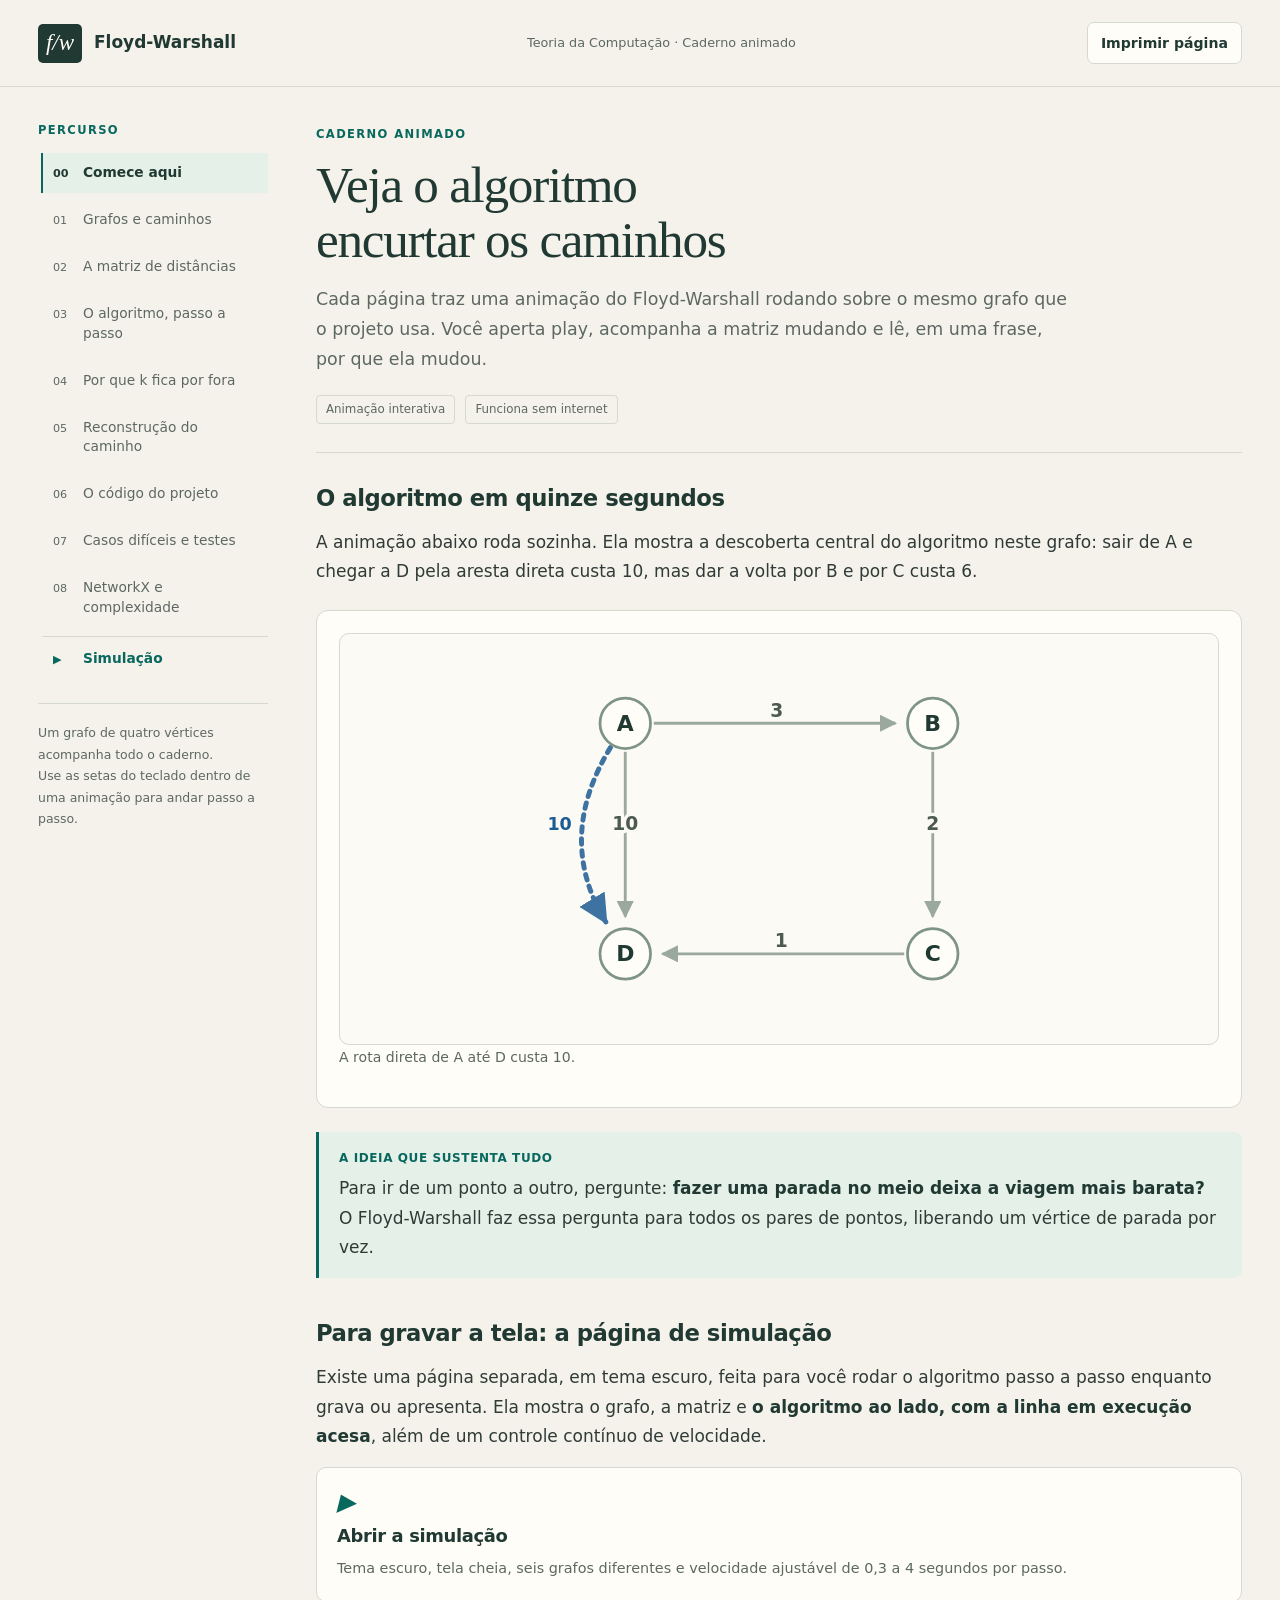
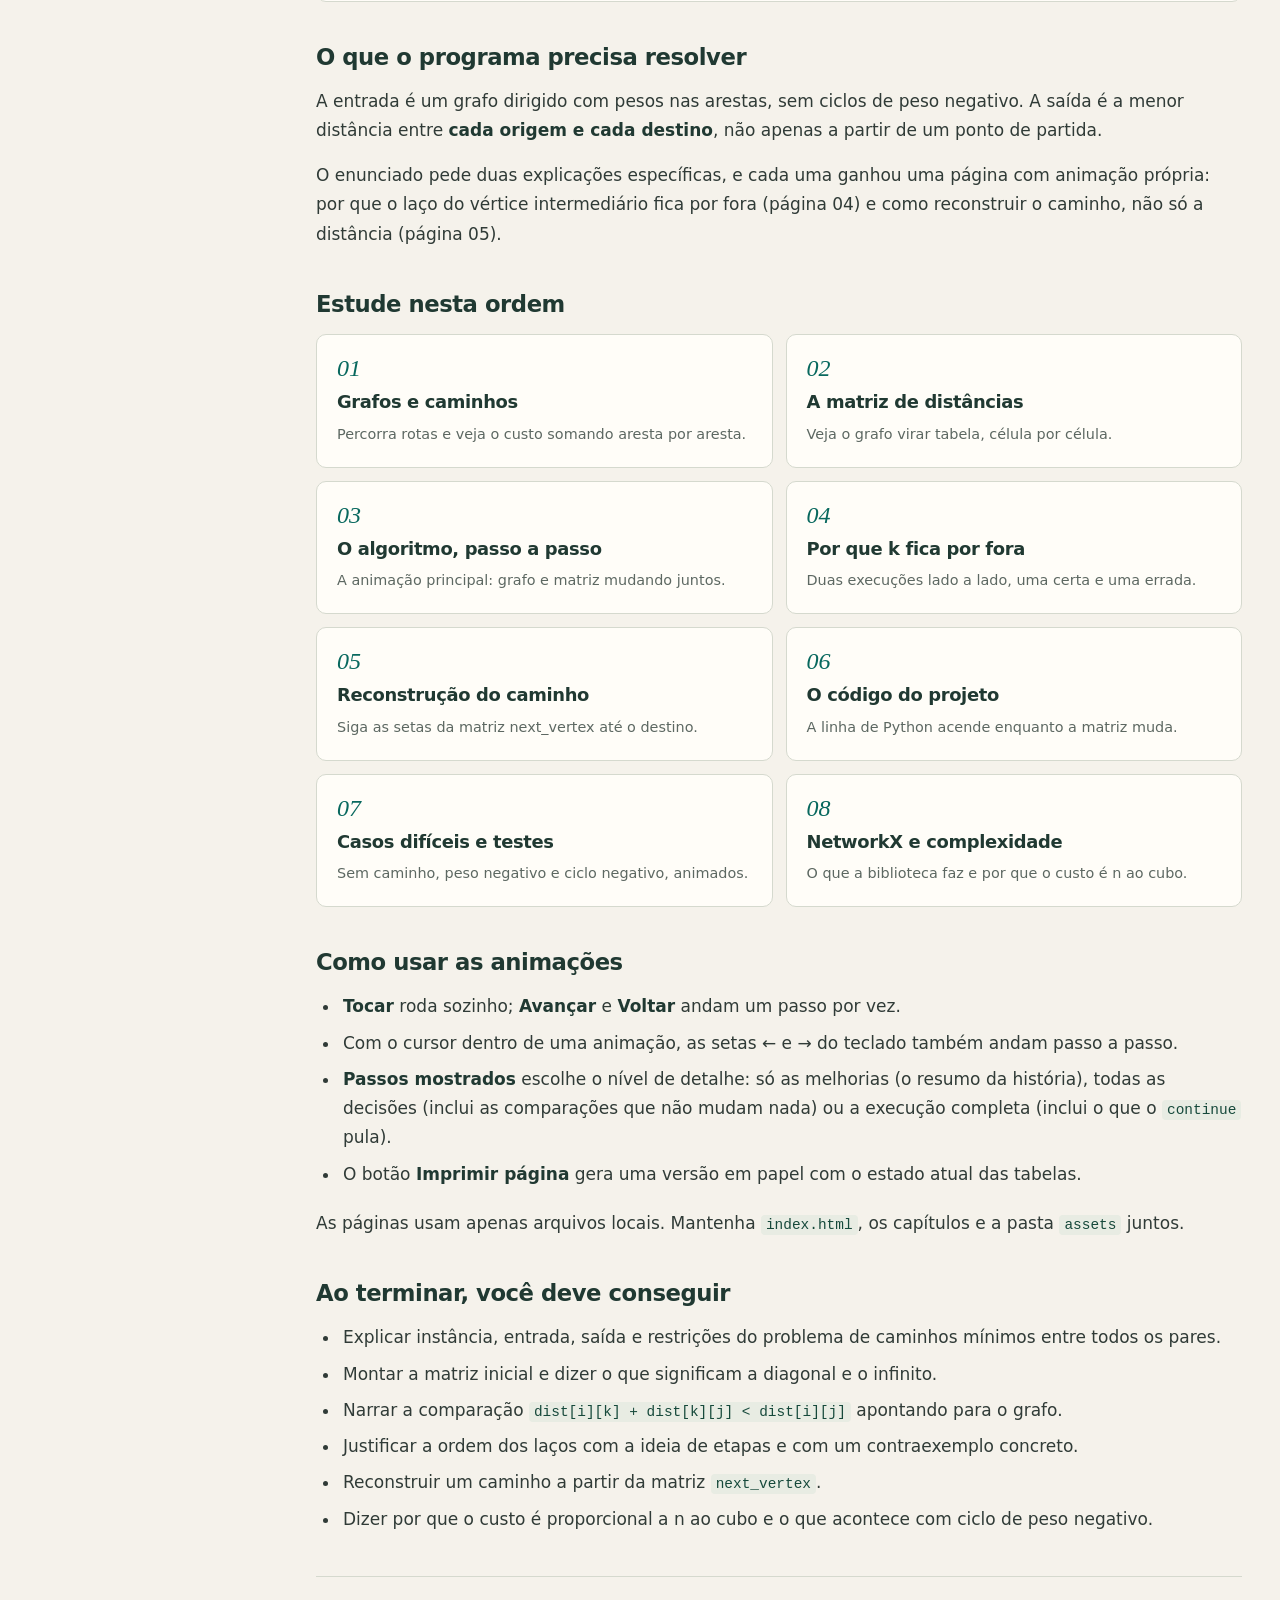
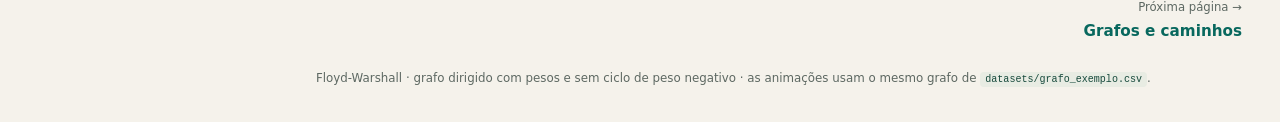
<file: study/index.html>
<!doctype html>
<html lang="pt-BR">
<head>
<meta charset="utf-8">
<meta name="viewport" content="width=device-width,initial-scale=1">
<meta name="description" content="Caderno animado para entender e apresentar o Floyd-Warshall, com o algoritmo rodando passo a passo na tela.">
<title>Comece aqui | Floyd-Warshall</title>
<link rel="stylesheet" href="assets/study.css">
<script src="assets/fw.js" defer></script>
</head>
<body>
<a class="skip" href="#content">Ir para o conteúdo</a>
<header class="topbar">
<a class="brand" href="index.html"><span class="brand-mark" aria-hidden="true">f/w</span><span>Floyd-Warshall</span></a>
<span class="top-note">Teoria da Computação · Caderno animado</span>
<button type="button" data-print>Imprimir página</button>
</header>
<div class="layout">
<nav class="sidebar" aria-label="Páginas do material"><p class="eyebrow">Percurso</p><ol><li><a href="index.html" aria-current="page"><span class="nav-number">00</span><span>Comece aqui</span></a></li><li><a href="01-graphs.html"><span class="nav-number">01</span><span>Grafos e caminhos</span></a></li><li><a href="02-distance-matrix.html"><span class="nav-number">02</span><span>A matriz de distâncias</span></a></li><li><a href="03-floyd-warshall.html"><span class="nav-number">03</span><span>O algoritmo, passo a passo</span></a></li><li><a href="04-loop-order.html"><span class="nav-number">04</span><span>Por que k fica por fora</span></a></li><li><a href="05-path-reconstruction.html"><span class="nav-number">05</span><span>Reconstrução do caminho</span></a></li><li><a href="06-python-implementation.html"><span class="nav-number">06</span><span>O código do projeto</span></a></li><li><a href="07-testing-presentation.html"><span class="nav-number">07</span><span>Casos difíceis e testes</span></a></li><li><a href="08-networkx.html"><span class="nav-number">08</span><span>NetworkX e complexidade</span></a></li><li><a href="simulacao.html" class="nav-sim"><span class="nav-number">▶</span><span>Simulação</span></a></li></ol><p class="sidebar-note">Um grafo de quatro vértices acompanha todo o caderno.<br>Use as setas do teclado dentro de uma animação para andar passo a passo.</p></nav>
<main id="content">
<div class="hero"><p class="eyebrow">Caderno animado</p><h1>Veja o algoritmo<br>encurtar os caminhos</h1><p class="lead">Cada página traz uma animação do Floyd-Warshall rodando sobre o mesmo grafo que o projeto usa. Você aperta play, acompanha a matriz mudando e lê, em uma frase, por que ela mudou.</p><div class="meta-line"><span class="tag">Animação interativa</span><span class="tag">Funciona sem internet</span></div></div>

<section id="vitrine">
<h2>O algoritmo em quinze segundos</h2>
<p>A animação abaixo roda sozinha. Ela mostra a descoberta central do algoritmo neste grafo: sair de A e chegar a D
pela aresta direta custa 10, mas dar a volta por B e por C custa 6.</p>
<div class="lab" data-hero-lab data-vertices="A@110,80 B@390,80 C@390,290 D@110,290" data-edges="A&gt;B:3 A&gt;D:10 B&gt;C:2 C&gt;D:1"><div class="no-js">Esta animação precisa de JavaScript. Com ele desligado, use o texto e as tabelas desta página, que contêm os mesmos números.</div></div>
<div class="note"><span class="note-label">A ideia que sustenta tudo</span>
<p>Para ir de um ponto a outro, pergunte: <strong>fazer uma parada no meio deixa a viagem mais barata?</strong>
O Floyd-Warshall faz essa pergunta para todos os pares de pontos, liberando um vértice de parada por vez.</p></div>
</section>

<section id="simulacao-destaque">
<h2>Para gravar a tela: a página de simulação</h2>
<p>Existe uma página separada, em tema escuro, feita para você rodar o algoritmo passo a passo enquanto grava
ou apresenta. Ela mostra o grafo, a matriz e <strong>o algoritmo ao lado, com a linha em execução acesa</strong>,
além de um controle contínuo de velocidade.</p>
<a class="lesson-card" href="simulacao.html"><span class="num">&#9654;</span>
<h2>Abrir a simulação</h2><p>Tema escuro, tela cheia, seis grafos diferentes e velocidade ajustável de 0,3 a 4 segundos por passo.</p></a>
</section>

<section id="problema">
<h2>O que o programa precisa resolver</h2>
<p>A entrada é um grafo dirigido com pesos nas arestas, sem ciclos de peso negativo. A saída é a menor distância
entre <strong>cada origem e cada destino</strong>, não apenas a partir de um ponto de partida.</p>
<p>O enunciado pede duas explicações específicas, e cada uma ganhou uma página com animação própria:
por que o laço do vértice intermediário fica por fora (página 04) e como reconstruir o caminho, não só a distância (página 05).</p>
</section>

<section id="rota">
<h2>Estude nesta ordem</h2>
<div class="lesson-grid">
<a class="lesson-card" href="01-graphs.html"><span class="num">01</span><h2>Grafos e caminhos</h2><p>Percorra rotas e veja o custo somando aresta por aresta.</p></a>
<a class="lesson-card" href="02-distance-matrix.html"><span class="num">02</span><h2>A matriz de distâncias</h2><p>Veja o grafo virar tabela, célula por célula.</p></a>
<a class="lesson-card" href="03-floyd-warshall.html"><span class="num">03</span><h2>O algoritmo, passo a passo</h2><p>A animação principal: grafo e matriz mudando juntos.</p></a>
<a class="lesson-card" href="04-loop-order.html"><span class="num">04</span><h2>Por que k fica por fora</h2><p>Duas execuções lado a lado, uma certa e uma errada.</p></a>
<a class="lesson-card" href="05-path-reconstruction.html"><span class="num">05</span><h2>Reconstrução do caminho</h2><p>Siga as setas da matriz next_vertex até o destino.</p></a>
<a class="lesson-card" href="06-python-implementation.html"><span class="num">06</span><h2>O código do projeto</h2><p>A linha de Python acende enquanto a matriz muda.</p></a>
<a class="lesson-card" href="07-testing-presentation.html"><span class="num">07</span><h2>Casos difíceis e testes</h2><p>Sem caminho, peso negativo e ciclo negativo, animados.</p></a>
<a class="lesson-card" href="08-networkx.html"><span class="num">08</span><h2>NetworkX e complexidade</h2><p>O que a biblioteca faz e por que o custo é n ao cubo.</p></a>
</div>
</section>

<section id="uso">
<h2>Como usar as animações</h2>
<ul>
<li><strong>Tocar</strong> roda sozinho; <strong>Avançar</strong> e <strong>Voltar</strong> andam um passo por vez.</li>
<li>Com o cursor dentro de uma animação, as setas ← e → do teclado também andam passo a passo.</li>
<li><strong>Passos mostrados</strong> escolhe o nível de detalhe: só as melhorias (o resumo da história), todas as decisões
(inclui as comparações que não mudam nada) ou a execução completa (inclui o que o <code>continue</code> pula).</li>
<li>O botão <strong>Imprimir página</strong> gera uma versão em papel com o estado atual das tabelas.</li>
</ul>
<p>As páginas usam apenas arquivos locais. Mantenha <code>index.html</code>, os capítulos e a pasta <code>assets</code> juntos.</p>
</section>

<section id="saida">
<h2>Ao terminar, você deve conseguir</h2>
<ul>
<li>Explicar instância, entrada, saída e restrições do problema de caminhos mínimos entre todos os pares.</li>
<li>Montar a matriz inicial e dizer o que significam a diagonal e o infinito.</li>
<li>Narrar a comparação <code>dist[i][k] + dist[k][j] &lt; dist[i][j]</code> apontando para o grafo.</li>
<li>Justificar a ordem dos laços com a ideia de etapas e com um contraexemplo concreto.</li>
<li>Reconstruir um caminho a partir da matriz <code>next_vertex</code>.</li>
<li>Dizer por que o custo é proporcional a n ao cubo e o que acontece com ciclo de peso negativo.</li>
</ul>
</section>

<nav class="next-nav" aria-label="Navegação entre capítulos"><a href="01-graphs.html"><small>Próxima página →</small>Grafos e caminhos</a></nav>
<footer>Floyd-Warshall · grafo dirigido com pesos e sem ciclo de peso negativo · as animações usam o mesmo grafo de <code>datasets/grafo_exemplo.csv</code>.</footer>
</main>
</div>
</body>
</html>
</file>
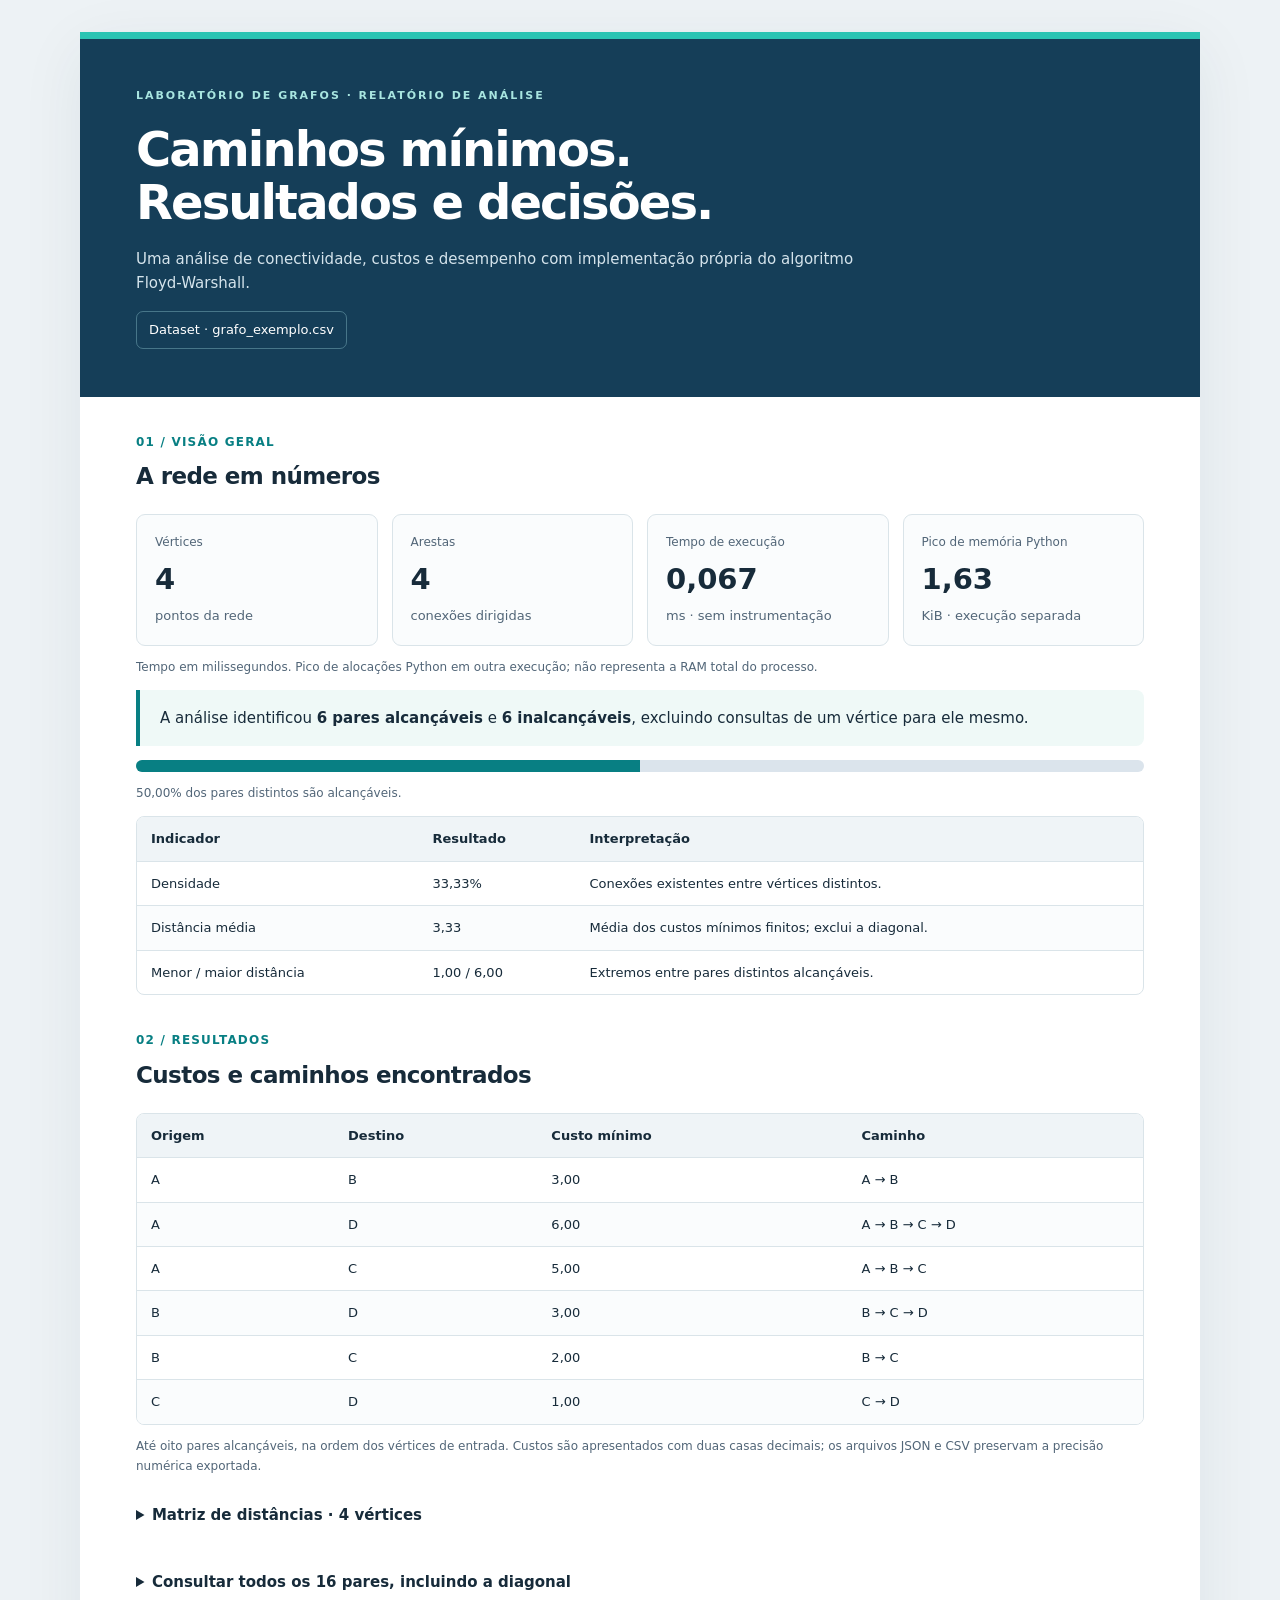
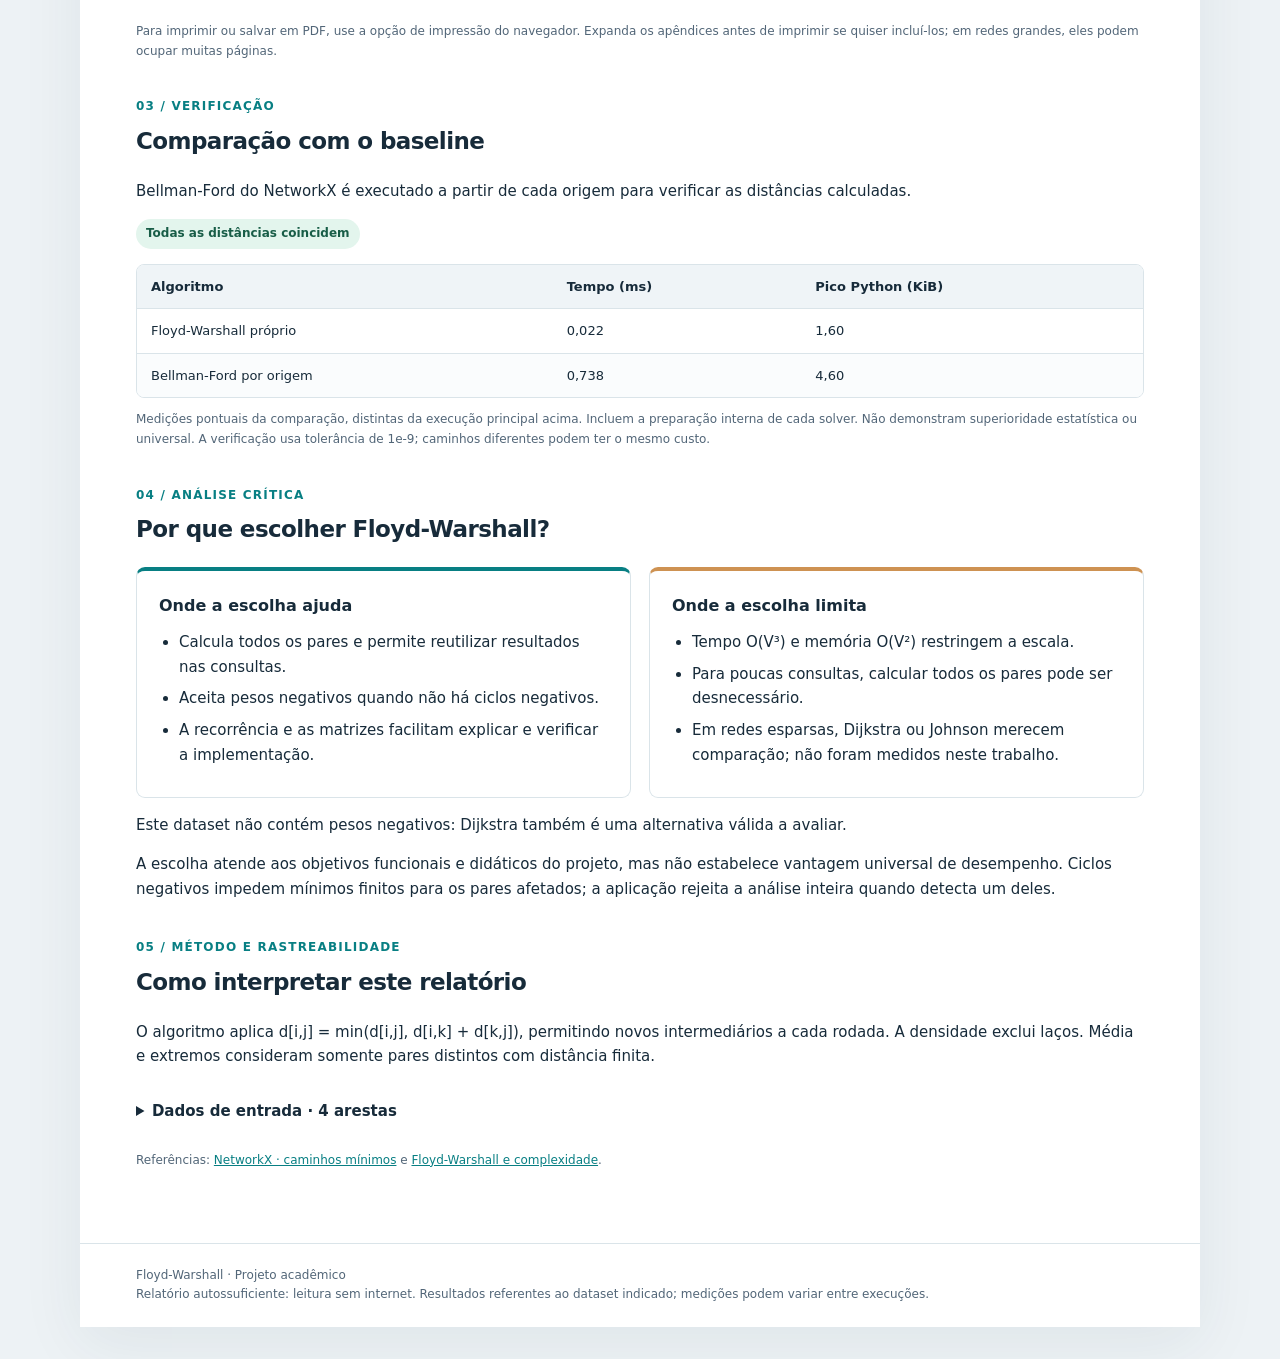
<file: reports/relatorio_exemplo.html>
<!doctype html>
<html lang="pt-BR"><head><meta charset="utf-8"><meta name="viewport" content="width=device-width,initial-scale=1">
<title>Relatório • grafo_exemplo.csv • Floyd-Warshall</title><style>
:root{--ink:#172b3a;--muted:#526678;--blue:#153e58;--teal:#087f83;--line:#dae4e9;--paper:#fff}
*{box-sizing:border-box}body{margin:0;background:#edf2f5;color:var(--ink);font:15px/1.65 system-ui,-apple-system,Segoe UI,sans-serif}
main{max-width:1120px;margin:32px auto;background:var(--paper);box-shadow:0 16px 60px #17364d12}
header{padding:48px 56px;background:var(--blue);color:white;border-top:7px solid #2bc4b3}
.eyebrow{text-transform:uppercase;letter-spacing:.18em;font-size:11px;font-weight:750;color:#a8e5e0}
h1{font-size:clamp(32px,5vw,48px);line-height:1.1;letter-spacing:-.04em;margin:18px 0}header p{color:#d5e4ec;max-width:730px}
.dataset{display:inline-block;border:1px solid #80b7c077;border-radius:7px;padding:7px 12px;font-size:13px;overflow-wrap:anywhere}
.body{padding:36px 56px}section{margin:0 0 36px}h2{font-size:23px;letter-spacing:-.025em;margin:0 0 18px}h3{font-size:16px;margin:0 0 10px}
.number{color:var(--teal);font-size:12px;letter-spacing:.1em;display:block;margin-bottom:6px;font-weight:750}
.grid{display:grid;grid-template-columns:repeat(4,1fr);gap:14px}.card{border:1px solid var(--line);border-radius:9px;padding:18px;background:#fafcfd}
.label{font-size:12px;color:var(--muted)}.value{font-size:29px;font-weight:700;line-height:1.25;margin:8px 0}.unit{font-size:13px;font-weight:500;color:var(--muted)}
.note{font-size:12px;color:var(--muted);margin:12px 0}.callout{border-left:4px solid var(--teal);background:#eff9f7;padding:16px 20px;border-radius:0 8px 8px 0}
.columns{display:grid;grid-template-columns:1fr 1fr;gap:18px}.panel{border:1px solid var(--line);padding:22px;border-radius:9px}.panel.warn{border-top:4px solid #ce9252}.panel.good{border-top:4px solid var(--teal)}
ul{padding-left:20px;margin:0}li{margin:7px 0}.scroll{overflow-x:auto;border:1px solid var(--line);border-radius:8px}
table{width:100%;border-collapse:collapse;font-size:13px}th,td{padding:11px 14px;text-align:left;border-bottom:1px solid var(--line);vertical-align:top;overflow-wrap:anywhere}thead{background:#eff4f7}th{font-weight:650}tbody tr:nth-child(even){background:#fafcfd}tbody tr:last-child td{border-bottom:0}
.badge{font-size:12px;padding:5px 10px;border-radius:20px;background:#e3f5ed;color:#185d47;display:inline-block;font-weight:650}.badge.fail{background:#fdebea;color:#963a32}
.bar{height:12px;border-radius:8px;background:#dbe4ec;overflow:hidden;margin:14px 0 6px}.bar span{display:block;height:100%;background:var(--teal)}
summary{cursor:pointer;padding:15px 0;font-weight:650}details{margin-top:12px}.route{max-width:460px}.matrix td{text-align:right;font-variant-numeric:tabular-nums}.matrix th{white-space:nowrap}.muted{color:var(--muted)}
footer{padding:22px 56px;border-top:1px solid var(--line);color:var(--muted);font-size:12px}a{color:var(--teal)}
@media(max-width:700px){main{margin:0}.body,header,footer{padding:26px 22px}.grid{grid-template-columns:repeat(2,1fr)}.columns{grid-template-columns:1fr}}
@media print{@page{size:A4;margin:15mm}body{background:white;font-size:11px}main{margin:0;max-width:none;box-shadow:none}header{padding:24px;color:#172b3a;background:#edf4f7}header p,.eyebrow{color:#365766}.body{padding:24px 0}footer{padding:15px 0}h1{font-size:32px}h2{font-size:19px}h2,h3,summary{break-after:avoid}.card,.panel,.callout,tr{break-inside:avoid}.value{font-size:23px}th,td{padding:7px}.scroll{overflow:visible}.matrix{font-size:8px}.matrix th,.matrix td{padding:4px}.screen{display:none}a{color:inherit}thead{display:table-header-group}}
</style></head>
<body><main><header><div class="eyebrow">Laboratório de grafos · relatório de análise</div>
<h1>Caminhos mínimos.<br>Resultados e decisões.</h1><p>Uma análise de conectividade, custos e desempenho com implementação própria do algoritmo Floyd-Warshall.</p>
<div class="dataset">Dataset · grafo_exemplo.csv</div></header><div class="body">
<section><span class="number">01 / VISÃO GERAL</span><h2>A rede em números</h2><div class="grid"><div class="card"><div class="label">Vértices</div><div class="value">4</div><div class="unit">pontos da rede</div></div><div class="card"><div class="label">Arestas</div><div class="value">4</div><div class="unit">conexões dirigidas</div></div><div class="card"><div class="label">Tempo de execução</div><div class="value">0,067</div><div class="unit">ms · sem instrumentação</div></div><div class="card"><div class="label">Pico de memória Python</div><div class="value">1,63</div><div class="unit">KiB · execução separada</div></div></div>
<p class="note">Tempo em milissegundos. Pico de alocações Python em outra execução; não representa a RAM total do processo.</p>
<div class="callout">A análise identificou <strong>6 pares alcançáveis</strong> e <strong>6 inalcançáveis</strong>, excluindo consultas de um vértice para ele mesmo.</div>
<div class="bar" role="img" aria-label="50,00 por cento dos pares alcançáveis"><span style="width:50.00%"></span></div>
<p class="note">50,00% dos pares distintos são alcançáveis.</p><div class="scroll"><table class=""><thead><tr><th scope="col">Indicador</th><th scope="col">Resultado</th><th scope="col">Interpretação</th></tr></thead><tbody><tr><td>Densidade</td><td>33,33%</td><td>Conexões existentes entre vértices distintos.</td></tr><tr><td>Distância média</td><td>3,33</td><td>Média dos custos mínimos finitos; exclui a diagonal.</td></tr><tr><td>Menor / maior distância</td><td>1,00 / 6,00</td><td>Extremos entre pares distintos alcançáveis.</td></tr></tbody></table></div></section>
<section><span class="number">02 / RESULTADOS</span><h2>Custos e caminhos encontrados</h2><div class="scroll"><table class=""><thead><tr><th scope="col">Origem</th><th scope="col">Destino</th><th scope="col">Custo mínimo</th><th scope="col">Caminho</th></tr></thead><tbody><tr><td>A</td><td>B</td><td>3,00</td><td>A → B</td></tr><tr><td>A</td><td>D</td><td>6,00</td><td>A → B → C → D</td></tr><tr><td>A</td><td>C</td><td>5,00</td><td>A → B → C</td></tr><tr><td>B</td><td>D</td><td>3,00</td><td>B → C → D</td></tr><tr><td>B</td><td>C</td><td>2,00</td><td>B → C</td></tr><tr><td>C</td><td>D</td><td>1,00</td><td>C → D</td></tr></tbody></table></div>
<p class="note">Até oito pares alcançáveis, na ordem dos vértices de entrada. Custos são apresentados com duas casas decimais; os arquivos JSON e CSV preservam a precisão numérica exportada.</p>
<details><summary>Matriz de distâncias · 4 vértices</summary><p class="note">Matriz completa. A diagonal representa custo zero; “—” indica ausência de caminho.</p><div class="scroll"><table class="matrix"><thead><tr><th scope="col">Origem / destino</th><th scope="col">A</th><th scope="col">B</th><th scope="col">D</th><th scope="col">C</th></tr></thead><tbody><tr><td>A</td><td>0,00</td><td>3,00</td><td>6,00</td><td>5,00</td></tr><tr><td>B</td><td>—</td><td>0,00</td><td>3,00</td><td>2,00</td></tr><tr><td>D</td><td>—</td><td>—</td><td>0,00</td><td>—</td></tr><tr><td>C</td><td>—</td><td>—</td><td>1,00</td><td>0,00</td></tr></tbody></table></div></details>
<details><summary>Consultar todos os 16 pares, incluindo a diagonal</summary><div class="scroll"><table class=""><thead><tr><th scope="col">Origem</th><th scope="col">Destino</th><th scope="col">Custo mínimo</th><th scope="col">Caminho</th></tr></thead><tbody><tr><td>A</td><td>A</td><td>0,00</td><td>A</td></tr><tr><td>A</td><td>B</td><td>3,00</td><td>A → B</td></tr><tr><td>A</td><td>D</td><td>6,00</td><td>A → B → C → D</td></tr><tr><td>A</td><td>C</td><td>5,00</td><td>A → B → C</td></tr><tr><td>B</td><td>A</td><td>—</td><td>Sem caminho</td></tr><tr><td>B</td><td>B</td><td>0,00</td><td>B</td></tr><tr><td>B</td><td>D</td><td>3,00</td><td>B → C → D</td></tr><tr><td>B</td><td>C</td><td>2,00</td><td>B → C</td></tr><tr><td>D</td><td>A</td><td>—</td><td>Sem caminho</td></tr><tr><td>D</td><td>B</td><td>—</td><td>Sem caminho</td></tr><tr><td>D</td><td>D</td><td>0,00</td><td>D</td></tr><tr><td>D</td><td>C</td><td>—</td><td>Sem caminho</td></tr><tr><td>C</td><td>A</td><td>—</td><td>Sem caminho</td></tr><tr><td>C</td><td>B</td><td>—</td><td>Sem caminho</td></tr><tr><td>C</td><td>D</td><td>1,00</td><td>C → D</td></tr><tr><td>C</td><td>C</td><td>0,00</td><td>C</td></tr></tbody></table></div></details>
<p class="note screen">Para imprimir ou salvar em PDF, use a opção de impressão do navegador. Expanda os apêndices antes de imprimir se quiser incluí-los; em redes grandes, eles podem ocupar muitas páginas.</p></section>
<section><span class="number">03 / VERIFICAÇÃO</span><h2>Comparação com o baseline</h2><p>Bellman-Ford do NetworkX é executado a partir de cada origem para verificar as distâncias calculadas.</p><p><span class="badge ">Todas as distâncias coincidem</span></p><div class="scroll"><table class=""><thead><tr><th scope="col">Algoritmo</th><th scope="col">Tempo (ms)</th><th scope="col">Pico Python (KiB)</th></tr></thead><tbody><tr><td>Floyd-Warshall próprio</td><td>0,022</td><td>1,60</td></tr><tr><td>Bellman-Ford por origem</td><td>0,738</td><td>4,60</td></tr></tbody></table></div><p class="note">Medições pontuais da comparação, distintas da execução principal acima. Incluem a preparação interna de cada solver. Não demonstram superioridade estatística ou universal. A verificação usa tolerância de 1e-9; caminhos diferentes podem ter o mesmo custo.</p></section>
<section><span class="number">04 / ANÁLISE CRÍTICA</span><h2>Por que escolher Floyd-Warshall?</h2>
<div class="columns"><div class="panel good"><h3>Onde a escolha ajuda</h3><ul><li>Calcula todos os pares e permite reutilizar resultados nas consultas.</li><li>Aceita pesos negativos quando não há ciclos negativos.</li><li>A recorrência e as matrizes facilitam explicar e verificar a implementação.</li></ul></div>
<div class="panel warn"><h3>Onde a escolha limita</h3><ul><li>Tempo O(V³) e memória O(V²) restringem a escala.</li><li>Para poucas consultas, calcular todos os pares pode ser desnecessário.</li><li>Em redes esparsas, Dijkstra ou Johnson merecem comparação; não foram medidos neste trabalho.</li></ul></div></div>
<p>Este dataset não contém pesos negativos: Dijkstra também é uma alternativa válida a avaliar.</p><p>A escolha atende aos objetivos funcionais e didáticos do projeto, mas não estabelece vantagem universal de desempenho. Ciclos negativos impedem mínimos finitos para os pares afetados; a aplicação rejeita a análise inteira quando detecta um deles.</p></section>
<section><span class="number">05 / MÉTODO E RASTREABILIDADE</span><h2>Como interpretar este relatório</h2>
<p>O algoritmo aplica d[i,j] = min(d[i,j], d[i,k] + d[k,j]), permitindo novos intermediários a cada rodada. A densidade exclui laços. Média e extremos consideram somente pares distintos com distância finita.</p>
<details><summary>Dados de entrada · 4 arestas</summary><div class="scroll"><table class=""><thead><tr><th scope="col">Origem</th><th scope="col">Destino</th><th scope="col">Peso</th></tr></thead><tbody><tr><td>A</td><td>B</td><td>3,00</td></tr><tr><td>A</td><td>D</td><td>10,00</td></tr><tr><td>B</td><td>C</td><td>2,00</td></tr><tr><td>C</td><td>D</td><td>1,00</td></tr></tbody></table></div></details>
<p class="note">Referências: <a href="https://networkx.org/documentation/stable/reference/algorithms/shortest_paths.html">NetworkX · caminhos mínimos</a> e <a href="https://networkx.org/documentation/stable/reference/algorithms/generated/networkx.algorithms.shortest_paths.dense.floyd_warshall.html">Floyd-Warshall e complexidade</a>.</p></section>
</div><footer>Floyd-Warshall · Projeto acadêmico<br>Relatório autossuficiente: leitura sem internet. Resultados referentes ao dataset indicado; medições podem variar entre execuções.</footer></main></body></html>
</file>
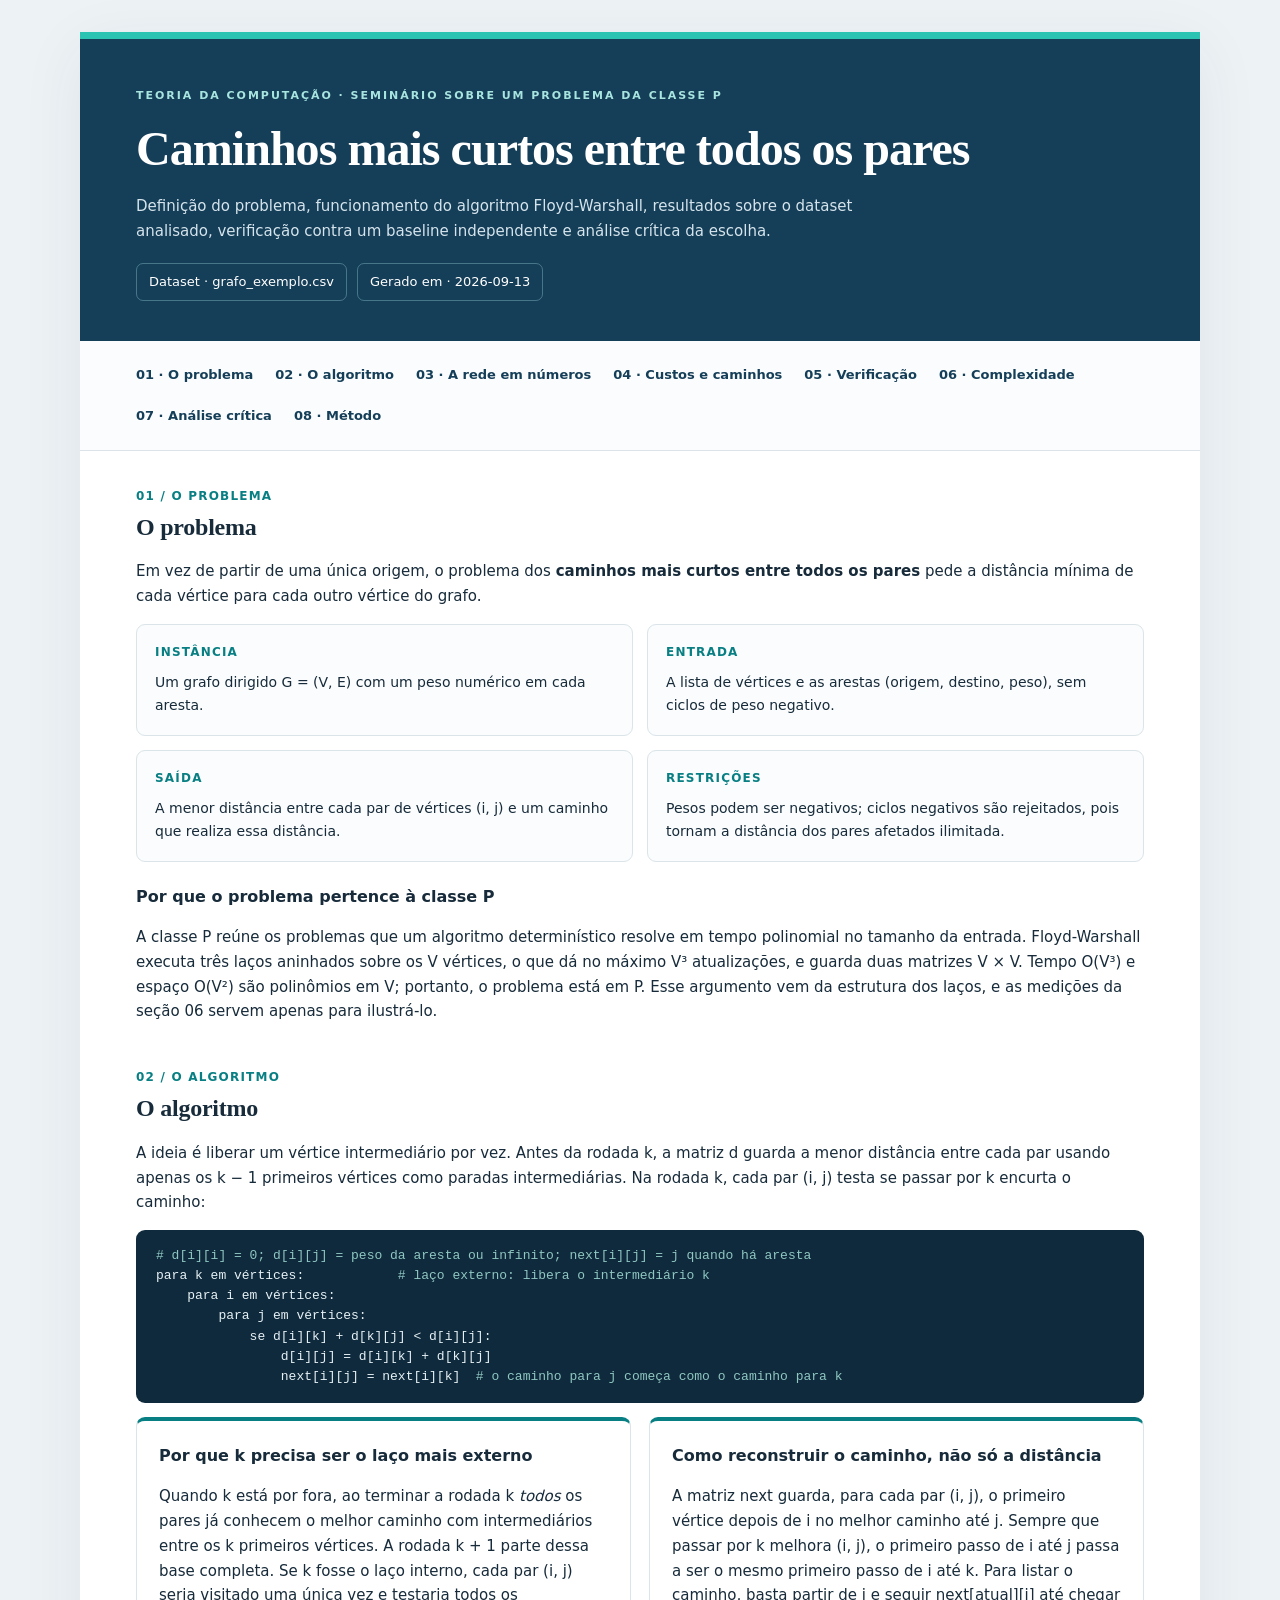
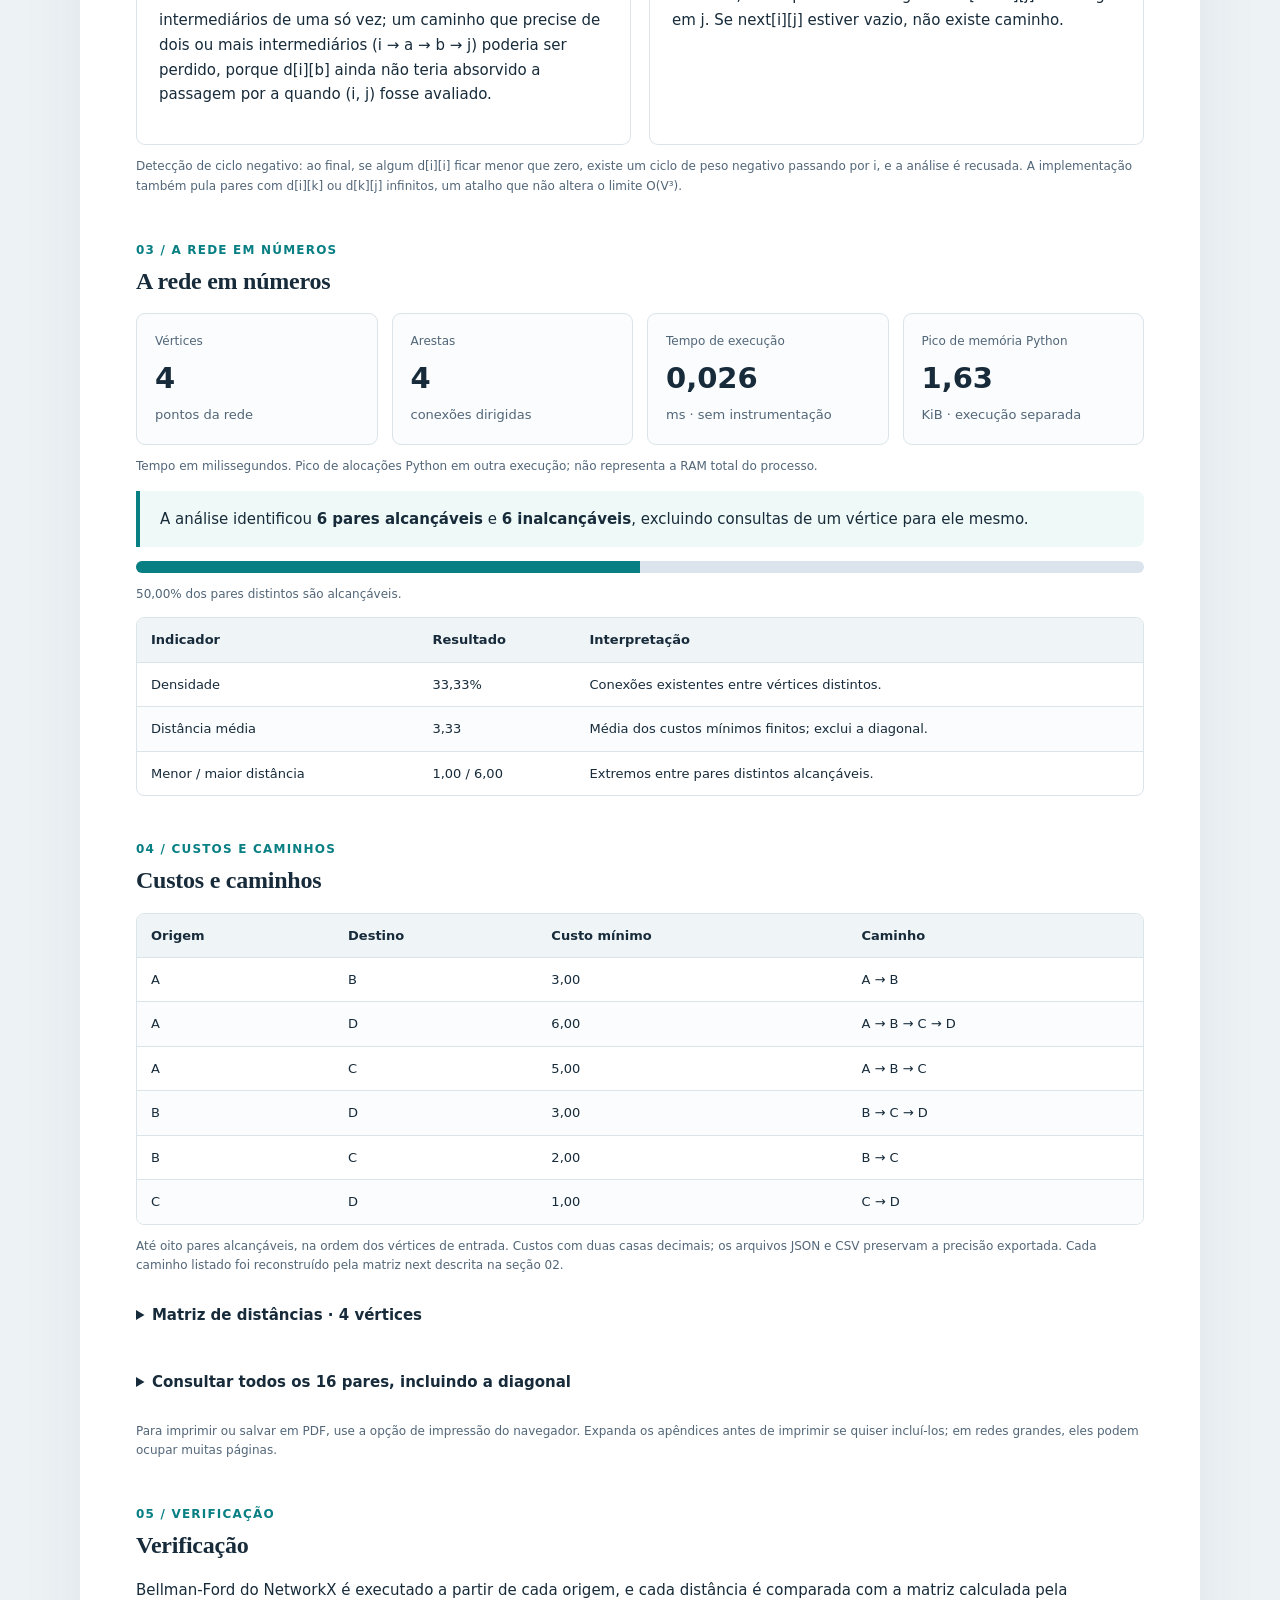
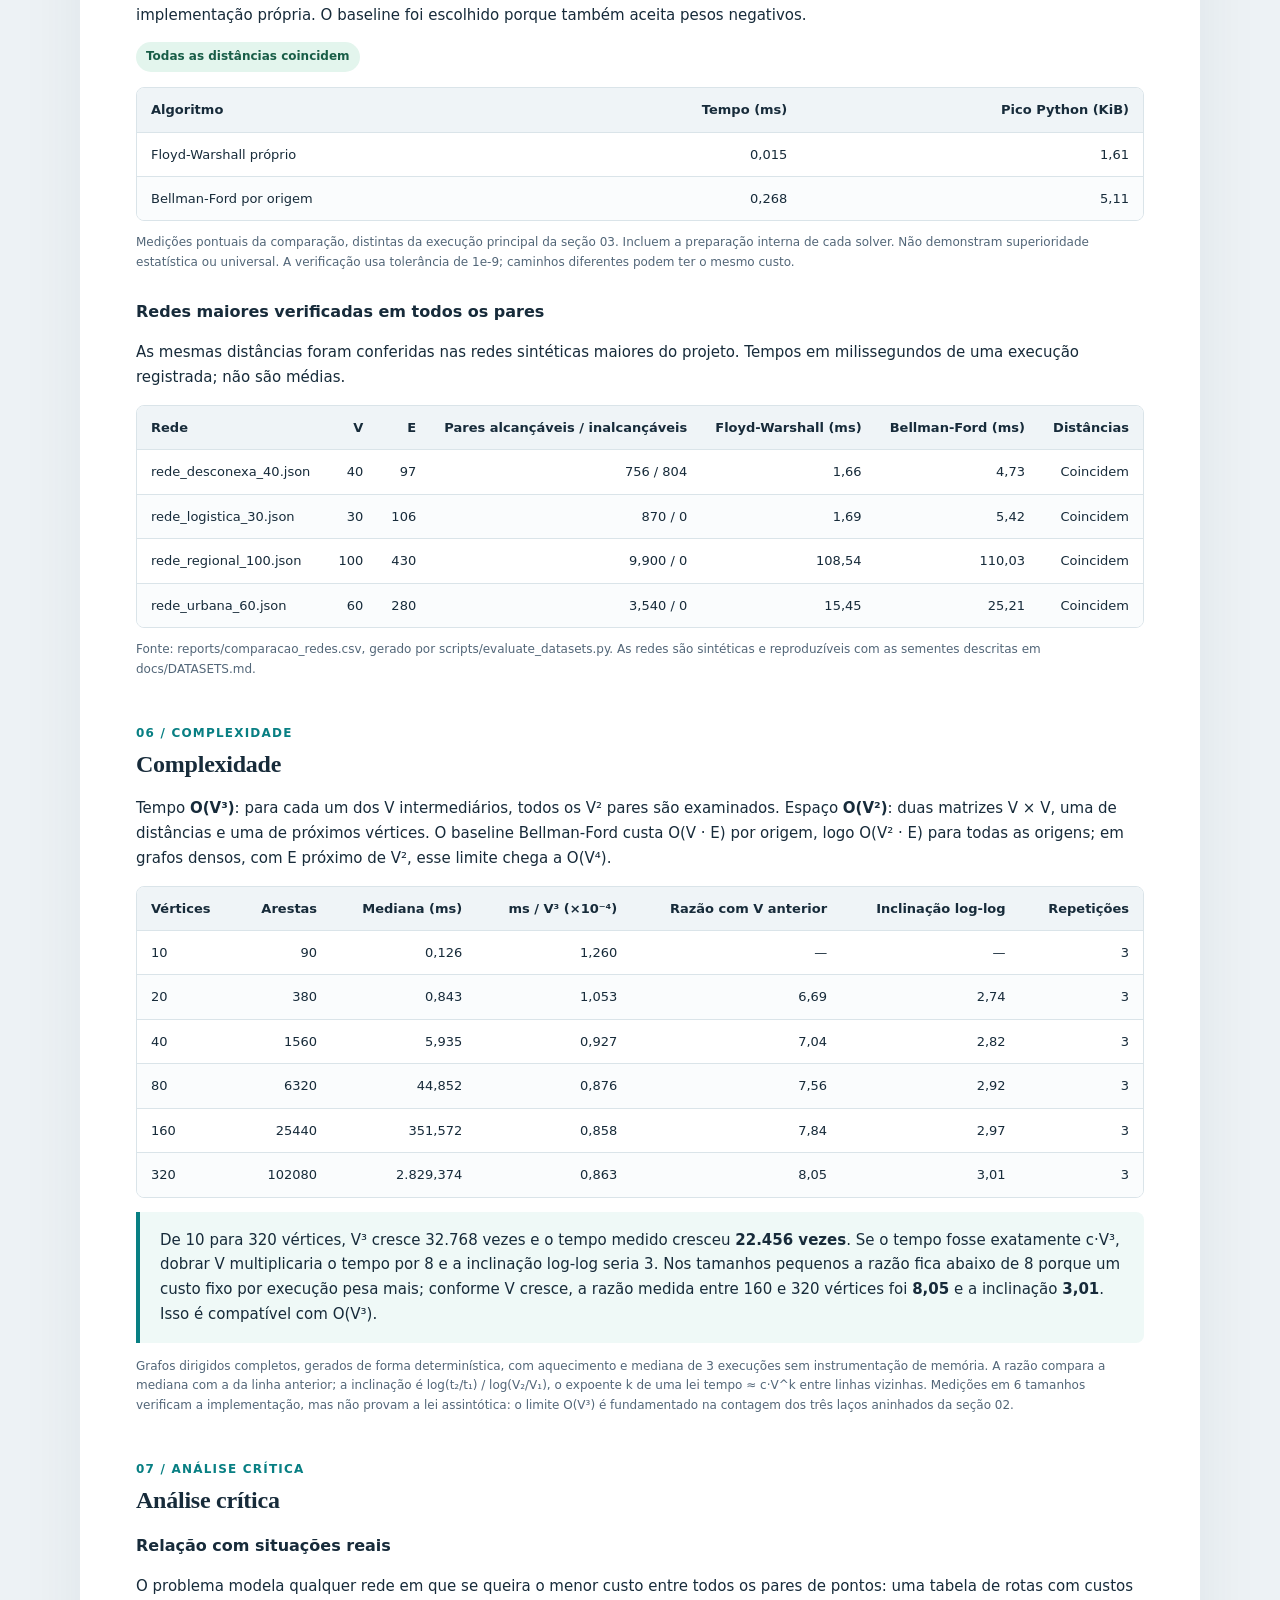
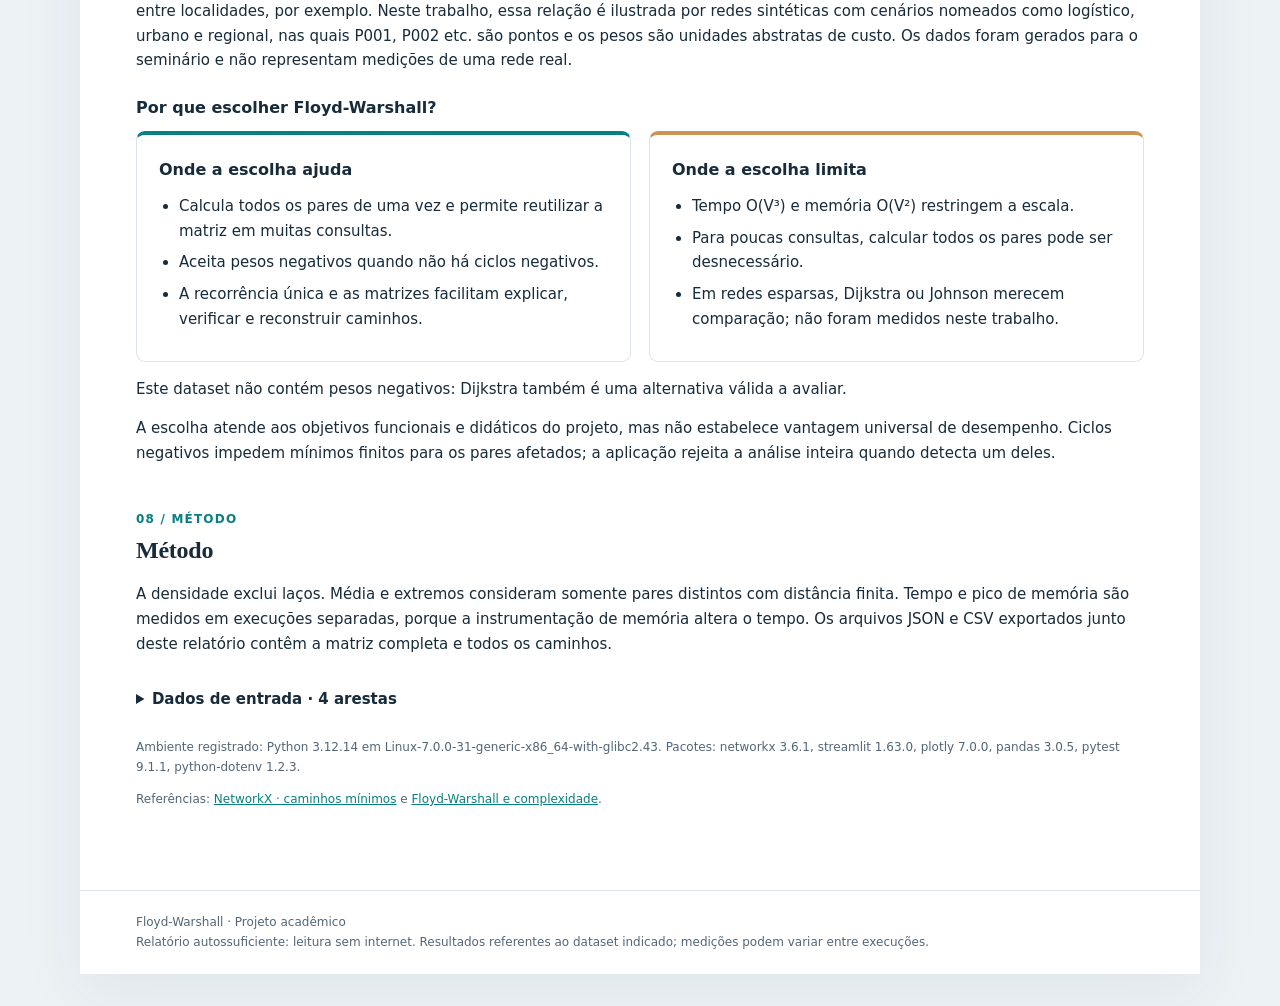
<file: reports/relatorio_final.html>
<!doctype html>
<html lang="pt-BR"><head><meta charset="utf-8"><meta name="viewport" content="width=device-width,initial-scale=1">
<title>Relatório • grafo_exemplo.csv • Floyd-Warshall</title><style>
:root{--ink:#172b3a;--muted:#526678;--blue:#153e58;--teal:#087f83;--amber:#ce9252;--line:#dae4e9;--paper:#fff;--soft:#fafcfd}
*{box-sizing:border-box}html{scroll-behavior:smooth}
body{margin:0;background:#edf2f5;color:var(--ink);font:15px/1.65 system-ui,-apple-system,"Segoe UI",sans-serif}
main{max-width:1120px;margin:32px auto;background:var(--paper);box-shadow:0 16px 60px #17364d12}
header{padding:48px 56px 40px;background:var(--blue);color:#fff;border-top:7px solid #2bc4b3}
.eyebrow{text-transform:uppercase;letter-spacing:.18em;font-size:11px;font-weight:750;color:#a8e5e0}
h1{font:700 clamp(32px,5vw,48px)/1.1 Georgia,"Times New Roman",serif;letter-spacing:-.02em;margin:18px 0}
header p{color:#d5e4ec;max-width:730px;margin:0 0 20px}
.meta{display:flex;flex-wrap:wrap;gap:10px}
.meta span{display:inline-block;border:1px solid #80b7c077;border-radius:7px;padding:7px 12px;font-size:13px;overflow-wrap:anywhere}
nav{padding:16px 56px;border-bottom:1px solid var(--line);background:var(--soft)}
nav ol{margin:0;padding:0;list-style:none;display:flex;flex-wrap:wrap;gap:6px 22px;font-size:13px}
nav a{color:var(--blue);text-decoration:none;font-weight:600}nav a:hover{text-decoration:underline}
.body{padding:36px 56px}section{margin:0 0 44px}
h2{font:700 24px/1.2 Georgia,"Times New Roman",serif;letter-spacing:-.01em;margin:0 0 18px}h3{font-size:16px;margin:0 0 10px}
.number{color:var(--teal);font-size:12px;letter-spacing:.1em;display:block;margin-bottom:6px;font-weight:750}
.grid{display:grid;grid-template-columns:repeat(4,1fr);gap:14px}
.card{border:1px solid var(--line);border-radius:9px;padding:18px;background:var(--soft)}
.label{font-size:12px;color:var(--muted)}.value{font-size:29px;font-weight:700;line-height:1.25;margin:8px 0}
.unit{font-size:13px;font-weight:500;color:var(--muted)}
.define{display:grid;grid-template-columns:repeat(2,1fr);gap:14px}
.define .card h3{color:var(--teal);font-size:12px;letter-spacing:.1em;text-transform:uppercase;margin:0 0 8px}
.define .card p{margin:0;font-size:14px}
.note{font-size:12px;color:var(--muted);margin:12px 0}
.callout{border-left:4px solid var(--teal);background:#eff9f7;padding:16px 20px;border-radius:0 8px 8px 0;margin:14px 0}
.callout.amber{border-color:var(--amber);background:#fdf6ee}
.columns{display:grid;grid-template-columns:1fr 1fr;gap:18px}
.panel{border:1px solid var(--line);padding:22px;border-radius:9px}.panel.warn{border-top:4px solid var(--amber)}.panel.good{border-top:4px solid var(--teal)}
ul,ol.steps{padding-left:20px;margin:0}li{margin:7px 0}
pre{margin:14px 0;padding:16px 20px;background:#0f2a3c;color:#e6f1f5;border-radius:9px;font:13px/1.55 ui-monospace,SFMono-Regular,Menlo,Consolas,monospace;overflow-x:auto}
pre .c{color:#8fc7c2}
.scroll{overflow-x:auto;border:1px solid var(--line);border-radius:8px}
table{width:100%;border-collapse:collapse;font-size:13px}
th,td{padding:11px 14px;text-align:left;border-bottom:1px solid var(--line);vertical-align:top;overflow-wrap:anywhere}
thead{background:#eff4f7}th{font-weight:650}tbody tr:nth-child(even){background:var(--soft)}tbody tr:last-child td{border-bottom:0}
.num td:not(:first-child),.num th:not(:first-child){text-align:right;font-variant-numeric:tabular-nums}
.badge{font-size:12px;padding:5px 10px;border-radius:20px;background:#e3f5ed;color:#185d47;display:inline-block;font-weight:650}
.badge.fail{background:#fdebea;color:#963a32}
.bar{height:12px;border-radius:8px;background:#dbe4ec;overflow:hidden;margin:14px 0 6px}.bar span{display:block;height:100%;background:var(--teal)}
summary{cursor:pointer;padding:15px 0;font-weight:650}details{margin-top:12px}
.matrix td{text-align:right;font-variant-numeric:tabular-nums}.matrix th{white-space:nowrap}.muted{color:var(--muted)}
footer{padding:22px 56px;border-top:1px solid var(--line);color:var(--muted);font-size:12px}a{color:var(--teal)}
@media(max-width:700px){main{margin:0}.body,header,footer,nav{padding-left:22px;padding-right:22px}.grid,.define{grid-template-columns:repeat(2,1fr)}.columns{grid-template-columns:1fr}}
@media print{@page{size:A4;margin:15mm}body{background:#fff;font-size:11px}main{margin:0;max-width:none;box-shadow:none}
header{padding:24px;color:#172b3a;background:#edf4f7}header p,.eyebrow{color:#365766}nav{display:none}
.body{padding:24px 0}footer{padding:15px 0}h1{font-size:32px}h2{font-size:19px}h2,h3,summary{break-after:avoid}
.card,.panel,.callout,pre,tr{break-inside:avoid}.value{font-size:23px}th,td{padding:7px}.scroll{overflow:visible}
.matrix{font-size:8px}.matrix th,.matrix td{padding:4px}.screen{display:none}a{color:inherit}thead{display:table-header-group}
pre{background:#f1f5f7;color:#172b3a}pre .c{color:#526678}}
</style></head>
<body><main><header><div class="eyebrow">Teoria da Computação · seminário sobre um problema da classe P</div>
<h1>Caminhos mais curtos entre todos os pares</h1><p>Definição do problema, funcionamento do algoritmo Floyd-Warshall, resultados sobre o dataset analisado, verificação contra um baseline independente e análise crítica da escolha.</p>
<div class="meta"><span>Dataset · grafo_exemplo.csv</span><span>Gerado em · 2026-09-13</span></div></header><nav class="screen" aria-label="Sumário"><ol><li><a href="#problema">01 · O problema</a></li><li><a href="#algoritmo">02 · O algoritmo</a></li><li><a href="#rede">03 · A rede em números</a></li><li><a href="#resultados">04 · Custos e caminhos</a></li><li><a href="#verificacao">05 · Verificação</a></li><li><a href="#complexidade">06 · Complexidade</a></li><li><a href="#analise">07 · Análise crítica</a></li><li><a href="#metodo">08 · Método</a></li></ol></nav><div class="body">
<section><span class="number">01 / O PROBLEMA</span><h2 id="problema">O problema</h2>
<p>Em vez de partir de uma única origem, o problema dos <strong>caminhos mais curtos entre todos os pares</strong> pede a distância mínima de cada vértice para cada outro vértice do grafo.</p>
<div class="define"><div class="card"><h3>Instância</h3><p>Um grafo dirigido G = (V, E) com um peso numérico em cada aresta.</p></div><div class="card"><h3>Entrada</h3><p>A lista de vértices e as arestas (origem, destino, peso), sem ciclos de peso negativo.</p></div><div class="card"><h3>Saída</h3><p>A menor distância entre cada par de vértices (i, j) e um caminho que realiza essa distância.</p></div><div class="card"><h3>Restrições</h3><p>Pesos podem ser negativos; ciclos negativos são rejeitados, pois tornam a distância dos pares afetados ilimitada.</p></div></div>
<h3 style="margin-top:22px">Por que o problema pertence à classe P</h3>
<p>A classe P reúne os problemas que um algoritmo determinístico resolve em tempo polinomial no tamanho da entrada. Floyd-Warshall executa três laços aninhados sobre os V vértices, o que dá no máximo V³ atualizações, e guarda duas matrizes V × V. Tempo O(V³) e espaço O(V²) são polinômios em V; portanto, o problema está em P. Esse argumento vem da estrutura dos laços, e as medições da seção 06 servem apenas para ilustrá-lo.</p>
</section><section><span class="number">02 / O ALGORITMO</span><h2 id="algoritmo">O algoritmo</h2>
<p>A ideia é liberar um vértice intermediário por vez. Antes da rodada k, a matriz d guarda a menor distância entre cada par usando apenas os k − 1 primeiros vértices como paradas intermediárias. Na rodada k, cada par (i, j) testa se passar por k encurta o caminho:</p>
<pre><span class="c"># d[i][i] = 0; d[i][j] = peso da aresta ou infinito; next[i][j] = j quando há aresta</span>
para k em vértices:            <span class="c"># laço externo: libera o intermediário k</span>
    para i em vértices:
        para j em vértices:
            se d[i][k] + d[k][j] &lt; d[i][j]:
                d[i][j] = d[i][k] + d[k][j]
                next[i][j] = next[i][k]  <span class="c"># o caminho para j começa como o caminho para k</span></pre>
<div class="columns">
<div class="panel good"><h3>Por que k precisa ser o laço mais externo</h3>
<p>Quando k está por fora, ao terminar a rodada k <em>todos</em> os pares já conhecem o melhor caminho com intermediários entre os k primeiros vértices. A rodada k + 1 parte dessa base completa. Se k fosse o laço interno, cada par (i, j) seria visitado uma única vez e testaria todos os intermediários de uma só vez; um caminho que precise de dois ou mais intermediários (i → a → b → j) poderia ser perdido, porque d[i][b] ainda não teria absorvido a passagem por a quando (i, j) fosse avaliado.</p></div>
<div class="panel good"><h3>Como reconstruir o caminho, não só a distância</h3>
<p>A matriz next guarda, para cada par (i, j), o primeiro vértice depois de i no melhor caminho até j. Sempre que passar por k melhora (i, j), o primeiro passo de i até j passa a ser o mesmo primeiro passo de i até k. Para listar o caminho, basta partir de i e seguir next[atual][j] até chegar em j. Se next[i][j] estiver vazio, não existe caminho.</p></div>
</div>
<p class="note">Detecção de ciclo negativo: ao final, se algum d[i][i] ficar menor que zero, existe um ciclo de peso negativo passando por i, e a análise é recusada. A implementação também pula pares com d[i][k] ou d[k][j] infinitos, um atalho que não altera o limite O(V³).</p>
</section><section><span class="number">03 / A REDE EM NÚMEROS</span><h2 id="rede">A rede em números</h2><div class="grid"><div class="card"><div class="label">Vértices</div><div class="value">4</div><div class="unit">pontos da rede</div></div><div class="card"><div class="label">Arestas</div><div class="value">4</div><div class="unit">conexões dirigidas</div></div><div class="card"><div class="label">Tempo de execução</div><div class="value">0,026</div><div class="unit">ms · sem instrumentação</div></div><div class="card"><div class="label">Pico de memória Python</div><div class="value">1,63</div><div class="unit">KiB · execução separada</div></div></div>
<p class="note">Tempo em milissegundos. Pico de alocações Python em outra execução; não representa a RAM total do processo.</p>
<div class="callout">A análise identificou <strong>6 pares alcançáveis</strong> e <strong>6 inalcançáveis</strong>, excluindo consultas de um vértice para ele mesmo.</div>
<div class="bar" role="img" aria-label="50,00 por cento dos pares alcançáveis"><span style="width:50.00%"></span></div>
<p class="note">50,00% dos pares distintos são alcançáveis.</p><div class="scroll"><table class=""><thead><tr><th scope="col">Indicador</th><th scope="col">Resultado</th><th scope="col">Interpretação</th></tr></thead><tbody><tr><td>Densidade</td><td>33,33%</td><td>Conexões existentes entre vértices distintos.</td></tr><tr><td>Distância média</td><td>3,33</td><td>Média dos custos mínimos finitos; exclui a diagonal.</td></tr><tr><td>Menor / maior distância</td><td>1,00 / 6,00</td><td>Extremos entre pares distintos alcançáveis.</td></tr></tbody></table></div></section><section><span class="number">04 / CUSTOS E CAMINHOS</span><h2 id="resultados">Custos e caminhos</h2><div class="scroll"><table class=""><thead><tr><th scope="col">Origem</th><th scope="col">Destino</th><th scope="col">Custo mínimo</th><th scope="col">Caminho</th></tr></thead><tbody><tr><td>A</td><td>B</td><td>3,00</td><td>A → B</td></tr><tr><td>A</td><td>D</td><td>6,00</td><td>A → B → C → D</td></tr><tr><td>A</td><td>C</td><td>5,00</td><td>A → B → C</td></tr><tr><td>B</td><td>D</td><td>3,00</td><td>B → C → D</td></tr><tr><td>B</td><td>C</td><td>2,00</td><td>B → C</td></tr><tr><td>C</td><td>D</td><td>1,00</td><td>C → D</td></tr></tbody></table></div>
<p class="note">Até oito pares alcançáveis, na ordem dos vértices de entrada. Custos com duas casas decimais; os arquivos JSON e CSV preservam a precisão exportada. Cada caminho listado foi reconstruído pela matriz next descrita na seção 02.</p>
<details><summary>Matriz de distâncias · 4 vértices</summary><p class="note">Matriz completa. A diagonal representa custo zero; “—” indica ausência de caminho.</p><div class="scroll"><table class="matrix"><thead><tr><th scope="col">Origem / destino</th><th scope="col">A</th><th scope="col">B</th><th scope="col">D</th><th scope="col">C</th></tr></thead><tbody><tr><td>A</td><td>0,00</td><td>3,00</td><td>6,00</td><td>5,00</td></tr><tr><td>B</td><td>—</td><td>0,00</td><td>3,00</td><td>2,00</td></tr><tr><td>D</td><td>—</td><td>—</td><td>0,00</td><td>—</td></tr><tr><td>C</td><td>—</td><td>—</td><td>1,00</td><td>0,00</td></tr></tbody></table></div></details>
<details><summary>Consultar todos os 16 pares, incluindo a diagonal</summary><div class="scroll"><table class=""><thead><tr><th scope="col">Origem</th><th scope="col">Destino</th><th scope="col">Custo mínimo</th><th scope="col">Caminho</th></tr></thead><tbody><tr><td>A</td><td>A</td><td>0,00</td><td>A</td></tr><tr><td>A</td><td>B</td><td>3,00</td><td>A → B</td></tr><tr><td>A</td><td>D</td><td>6,00</td><td>A → B → C → D</td></tr><tr><td>A</td><td>C</td><td>5,00</td><td>A → B → C</td></tr><tr><td>B</td><td>A</td><td>—</td><td>Sem caminho</td></tr><tr><td>B</td><td>B</td><td>0,00</td><td>B</td></tr><tr><td>B</td><td>D</td><td>3,00</td><td>B → C → D</td></tr><tr><td>B</td><td>C</td><td>2,00</td><td>B → C</td></tr><tr><td>D</td><td>A</td><td>—</td><td>Sem caminho</td></tr><tr><td>D</td><td>B</td><td>—</td><td>Sem caminho</td></tr><tr><td>D</td><td>D</td><td>0,00</td><td>D</td></tr><tr><td>D</td><td>C</td><td>—</td><td>Sem caminho</td></tr><tr><td>C</td><td>A</td><td>—</td><td>Sem caminho</td></tr><tr><td>C</td><td>B</td><td>—</td><td>Sem caminho</td></tr><tr><td>C</td><td>D</td><td>1,00</td><td>C → D</td></tr><tr><td>C</td><td>C</td><td>0,00</td><td>C</td></tr></tbody></table></div></details>
<p class="note screen">Para imprimir ou salvar em PDF, use a opção de impressão do navegador. Expanda os apêndices antes de imprimir se quiser incluí-los; em redes grandes, eles podem ocupar muitas páginas.</p></section><section><span class="number">05 / VERIFICAÇÃO</span><h2 id="verificacao">Verificação</h2>
<p>Bellman-Ford do NetworkX é executado a partir de cada origem, e cada distância é comparada com a matriz calculada pela implementação própria. O baseline foi escolhido porque também aceita pesos negativos.</p>
<p><span class="badge ">Todas as distâncias coincidem</span></p><div class="scroll"><table class="num"><thead><tr><th scope="col">Algoritmo</th><th scope="col">Tempo (ms)</th><th scope="col">Pico Python (KiB)</th></tr></thead><tbody><tr><td>Floyd-Warshall próprio</td><td>0,015</td><td>1,61</td></tr><tr><td>Bellman-Ford por origem</td><td>0,268</td><td>5,11</td></tr></tbody></table></div><p class="note">Medições pontuais da comparação, distintas da execução principal da seção 03. Incluem a preparação interna de cada solver. Não demonstram superioridade estatística ou universal. A verificação usa tolerância de 1e-9; caminhos diferentes podem ter o mesmo custo.</p><h3 style="margin-top:26px">Redes maiores verificadas em todos os pares</h3>
<p>As mesmas distâncias foram conferidas nas redes sintéticas maiores do projeto. Tempos em milissegundos de uma execução registrada; não são médias.</p>
<div class="scroll"><table class="num"><thead><tr><th scope="col">Rede</th><th scope="col">V</th><th scope="col">E</th><th scope="col">Pares alcançáveis / inalcançáveis</th><th scope="col">Floyd-Warshall (ms)</th><th scope="col">Bellman-Ford (ms)</th><th scope="col">Distâncias</th></tr></thead><tbody><tr><td>rede_desconexa_40.json</td><td>40</td><td>97</td><td>756 / 804</td><td>1,66</td><td>4,73</td><td>Coincidem</td></tr><tr><td>rede_logistica_30.json</td><td>30</td><td>106</td><td>870 / 0</td><td>1,69</td><td>5,42</td><td>Coincidem</td></tr><tr><td>rede_regional_100.json</td><td>100</td><td>430</td><td>9,900 / 0</td><td>108,54</td><td>110,03</td><td>Coincidem</td></tr><tr><td>rede_urbana_60.json</td><td>60</td><td>280</td><td>3,540 / 0</td><td>15,45</td><td>25,21</td><td>Coincidem</td></tr></tbody></table></div>
<p class="note">Fonte: reports/comparacao_redes.csv, gerado por scripts/evaluate_datasets.py. As redes são sintéticas e reproduzíveis com as sementes descritas em docs/DATASETS.md.</p></section><section><span class="number">06 / COMPLEXIDADE</span><h2 id="complexidade">Complexidade</h2>
<p>Tempo <strong>O(V³)</strong>: para cada um dos V intermediários, todos os V² pares são examinados. Espaço <strong>O(V²)</strong>: duas matrizes V × V, uma de distâncias e uma de próximos vértices. O baseline Bellman-Ford custa O(V · E) por origem, logo O(V² · E) para todas as origens; em grafos densos, com E próximo de V², esse limite chega a O(V⁴).</p><div class="scroll"><table class="num"><thead><tr><th scope="col">Vértices</th><th scope="col">Arestas</th><th scope="col">Mediana (ms)</th><th scope="col">ms / V³ (×10⁻⁴)</th><th scope="col">Razão com V anterior</th><th scope="col">Inclinação log-log</th><th scope="col">Repetições</th></tr></thead><tbody><tr><td>10</td><td>90</td><td>0,126</td><td>1,260</td><td>—</td><td>—</td><td>3</td></tr><tr><td>20</td><td>380</td><td>0,843</td><td>1,053</td><td>6,69</td><td>2,74</td><td>3</td></tr><tr><td>40</td><td>1560</td><td>5,935</td><td>0,927</td><td>7,04</td><td>2,82</td><td>3</td></tr><tr><td>80</td><td>6320</td><td>44,852</td><td>0,876</td><td>7,56</td><td>2,92</td><td>3</td></tr><tr><td>160</td><td>25440</td><td>351,572</td><td>0,858</td><td>7,84</td><td>2,97</td><td>3</td></tr><tr><td>320</td><td>102080</td><td>2.829,374</td><td>0,863</td><td>8,05</td><td>3,01</td><td>3</td></tr></tbody></table></div><div class="callout">De 10 para 320 vértices, V³ cresce 32.768 vezes e o tempo medido cresceu <strong>22.456 vezes</strong>. Se o tempo fosse exatamente c·V³, dobrar V multiplicaria o tempo por 8 e a inclinação log-log seria 3. Nos tamanhos pequenos a razão fica abaixo de 8 porque um custo fixo por execução pesa mais; conforme V cresce, a razão medida entre 160 e 320 vértices foi <strong>8,05</strong> e a inclinação <strong>3,01</strong>. Isso é compatível com O(V³).</div>
<p class="note">Grafos dirigidos completos, gerados de forma determinística, com aquecimento e mediana de 3 execuções sem instrumentação de memória. A razão compara a mediana com a da linha anterior; a inclinação é log(t₂/t₁) / log(V₂/V₁), o expoente k de uma lei tempo ≈ c·V^k entre linhas vizinhas. Medições em 6 tamanhos verificam a implementação, mas não provam a lei assintótica: o limite O(V³) é fundamentado na contagem dos três laços aninhados da seção 02.</p></section><section><span class="number">07 / ANÁLISE CRÍTICA</span><h2 id="analise">Análise crítica</h2>
<h3>Relação com situações reais</h3>
<p>O problema modela qualquer rede em que se queira o menor custo entre todos os pares de pontos: uma tabela de rotas com custos entre localidades, por exemplo. Neste trabalho, essa relação é ilustrada por redes sintéticas com cenários nomeados como logístico, urbano e regional, nas quais P001, P002 etc. são pontos e os pesos são unidades abstratas de custo. Os dados foram gerados para o seminário e não representam medições de uma rede real.</p>
<h3 style="margin-top:22px">Por que escolher Floyd-Warshall?</h3>
<div class="columns"><div class="panel good"><h3>Onde a escolha ajuda</h3><ul><li>Calcula todos os pares de uma vez e permite reutilizar a matriz em muitas consultas.</li><li>Aceita pesos negativos quando não há ciclos negativos.</li><li>A recorrência única e as matrizes facilitam explicar, verificar e reconstruir caminhos.</li></ul></div>
<div class="panel warn"><h3>Onde a escolha limita</h3><ul><li>Tempo O(V³) e memória O(V²) restringem a escala.</li><li>Para poucas consultas, calcular todos os pares pode ser desnecessário.</li><li>Em redes esparsas, Dijkstra ou Johnson merecem comparação; não foram medidos neste trabalho.</li></ul></div></div>
<p>Este dataset não contém pesos negativos: Dijkstra também é uma alternativa válida a avaliar.</p><p>A escolha atende aos objetivos funcionais e didáticos do projeto, mas não estabelece vantagem universal de desempenho. Ciclos negativos impedem mínimos finitos para os pares afetados; a aplicação rejeita a análise inteira quando detecta um deles.</p></section><section><span class="number">08 / MÉTODO</span><h2 id="metodo">Método</h2>
<p>A densidade exclui laços. Média e extremos consideram somente pares distintos com distância finita. Tempo e pico de memória são medidos em execuções separadas, porque a instrumentação de memória altera o tempo. Os arquivos JSON e CSV exportados junto deste relatório contêm a matriz completa e todos os caminhos.</p>
<details><summary>Dados de entrada · 4 arestas</summary><div class="scroll"><table class=""><thead><tr><th scope="col">Origem</th><th scope="col">Destino</th><th scope="col">Peso</th></tr></thead><tbody><tr><td>A</td><td>B</td><td>3,00</td></tr><tr><td>A</td><td>D</td><td>10,00</td></tr><tr><td>B</td><td>C</td><td>2,00</td></tr><tr><td>C</td><td>D</td><td>1,00</td></tr></tbody></table></div></details>
<p class="note">Ambiente registrado: Python 3.12.14 em Linux-7.0.0-31-generic-x86_64-with-glibc2.43. Pacotes: networkx 3.6.1, streamlit 1.63.0, plotly 7.0.0, pandas 3.0.5, pytest 9.1.1, python-dotenv 1.2.3.</p>
<p class="note">Referências: <a href="https://networkx.org/documentation/stable/reference/algorithms/shortest_paths.html">NetworkX · caminhos mínimos</a> e <a href="https://networkx.org/documentation/stable/reference/algorithms/generated/networkx.algorithms.shortest_paths.dense.floyd_warshall.html">Floyd-Warshall e complexidade</a>.</p></section>
</div><footer>Floyd-Warshall · Projeto acadêmico<br>Relatório autossuficiente: leitura sem internet. Resultados referentes ao dataset indicado; medições podem variar entre execuções.</footer></main></body></html>
</file>
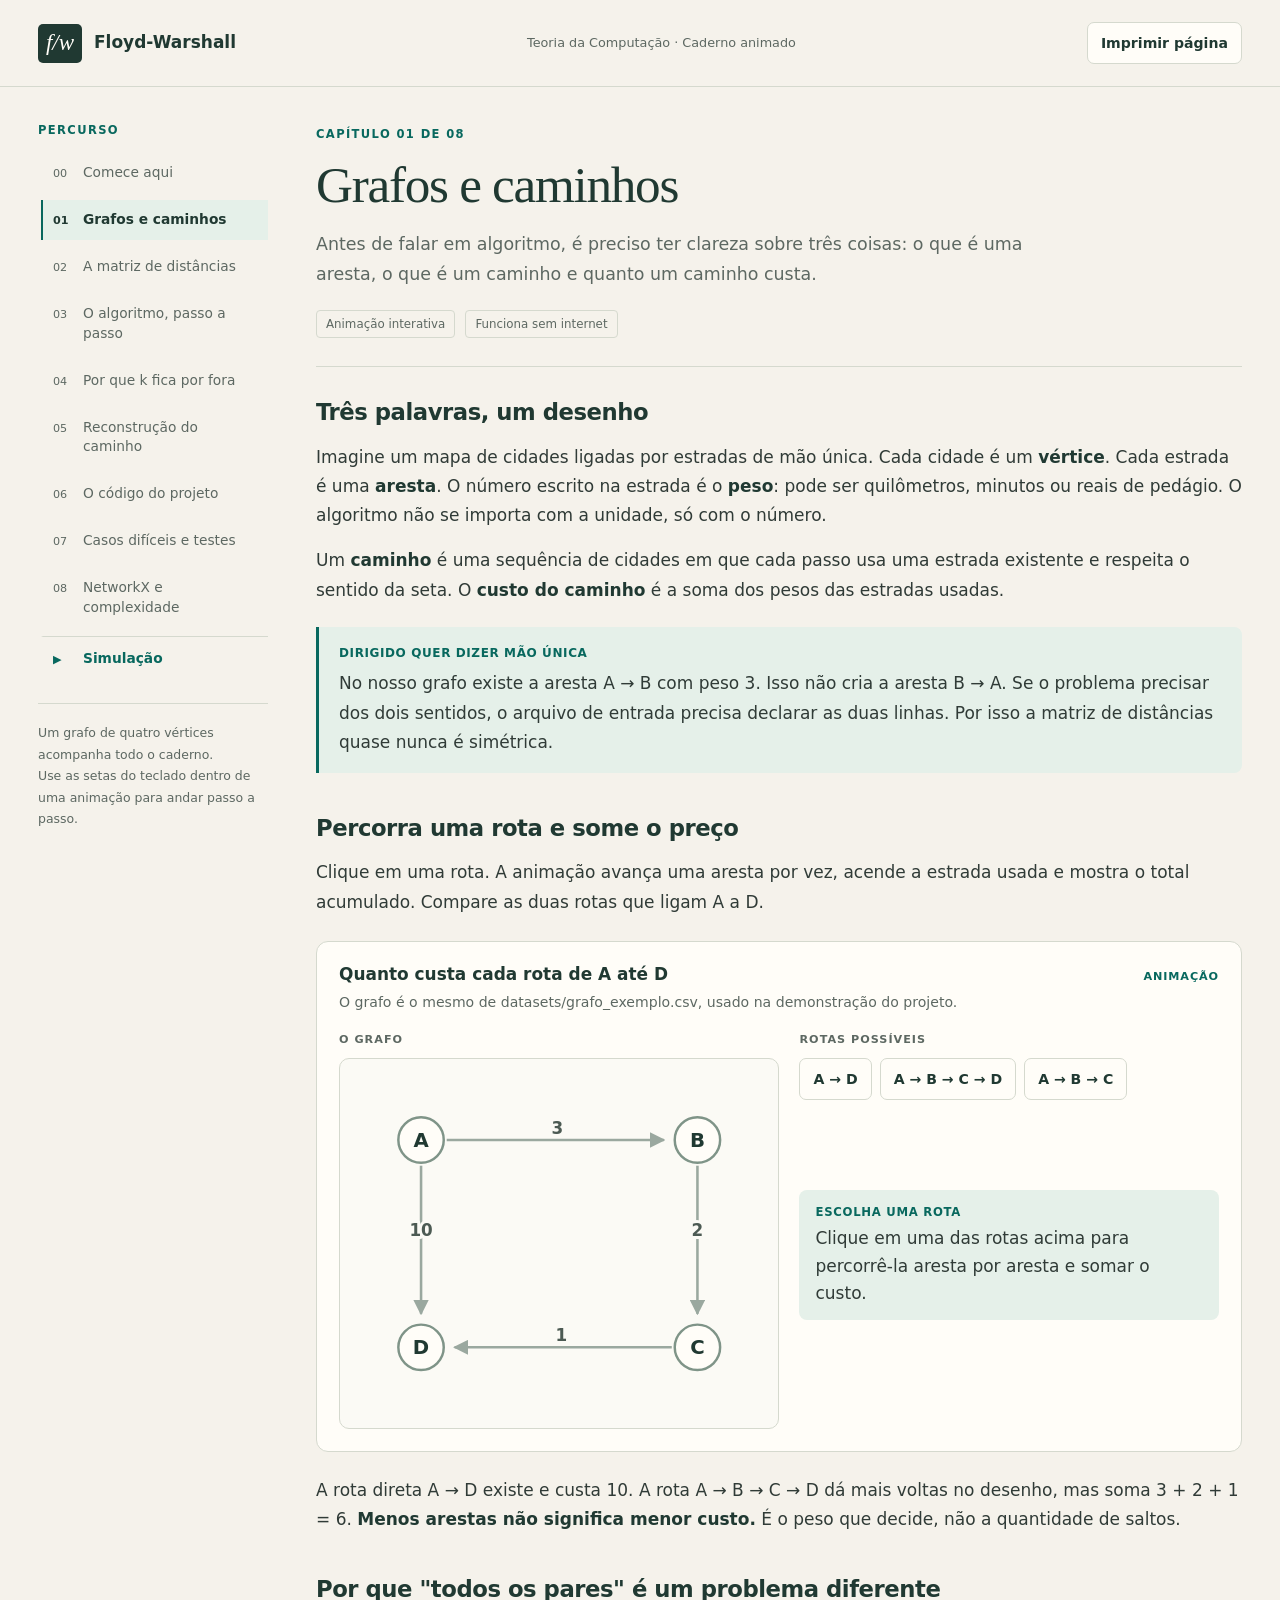
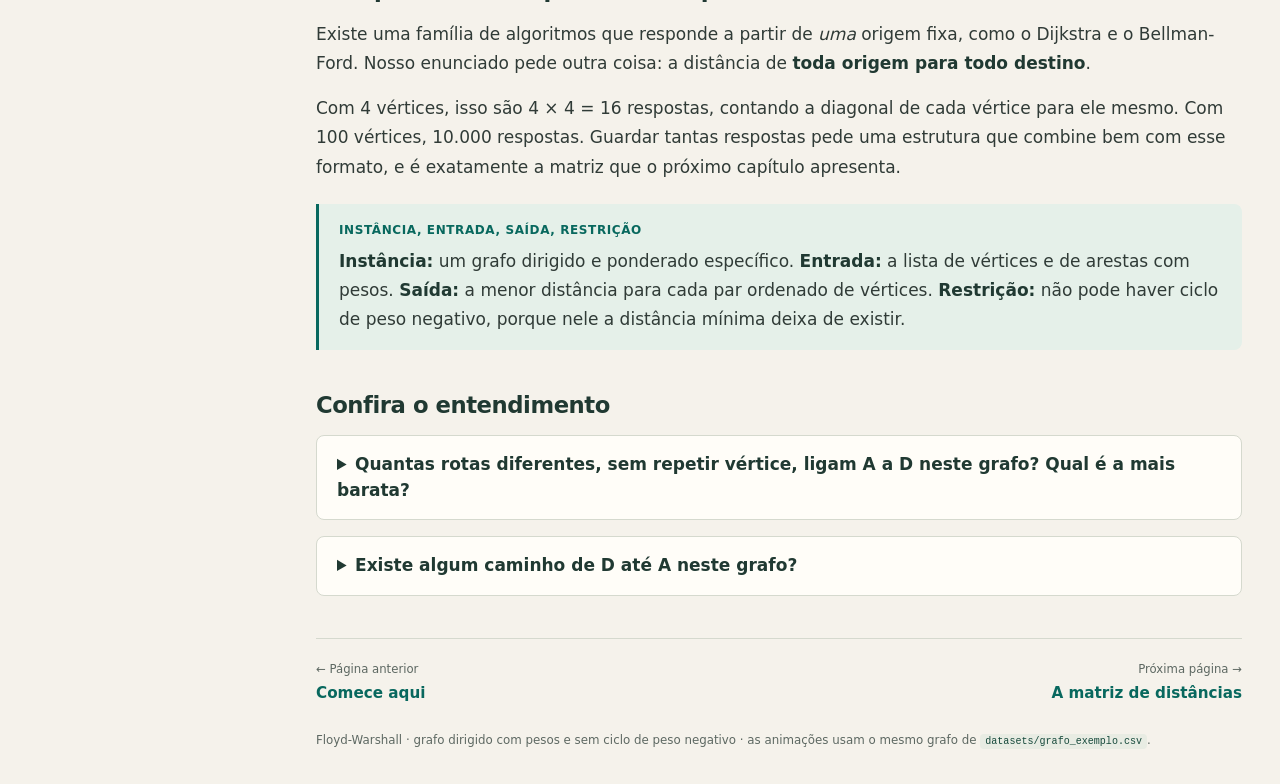
<file: study/01-graphs.html>
<!doctype html>
<html lang="pt-BR">
<head>
<meta charset="utf-8">
<meta name="viewport" content="width=device-width,initial-scale=1">
<meta name="description" content="Vértices, arestas, pesos e custo de um caminho, com uma animação que percorre cada rota somando o preço.">
<title>Grafos e caminhos | Floyd-Warshall</title>
<link rel="stylesheet" href="assets/study.css">
<script src="assets/fw.js" defer></script>
</head>
<body>
<a class="skip" href="#content">Ir para o conteúdo</a>
<header class="topbar">
<a class="brand" href="index.html"><span class="brand-mark" aria-hidden="true">f/w</span><span>Floyd-Warshall</span></a>
<span class="top-note">Teoria da Computação · Caderno animado</span>
<button type="button" data-print>Imprimir página</button>
</header>
<div class="layout">
<nav class="sidebar" aria-label="Páginas do material"><p class="eyebrow">Percurso</p><ol><li><a href="index.html"><span class="nav-number">00</span><span>Comece aqui</span></a></li><li><a href="01-graphs.html" aria-current="page"><span class="nav-number">01</span><span>Grafos e caminhos</span></a></li><li><a href="02-distance-matrix.html"><span class="nav-number">02</span><span>A matriz de distâncias</span></a></li><li><a href="03-floyd-warshall.html"><span class="nav-number">03</span><span>O algoritmo, passo a passo</span></a></li><li><a href="04-loop-order.html"><span class="nav-number">04</span><span>Por que k fica por fora</span></a></li><li><a href="05-path-reconstruction.html"><span class="nav-number">05</span><span>Reconstrução do caminho</span></a></li><li><a href="06-python-implementation.html"><span class="nav-number">06</span><span>O código do projeto</span></a></li><li><a href="07-testing-presentation.html"><span class="nav-number">07</span><span>Casos difíceis e testes</span></a></li><li><a href="08-networkx.html"><span class="nav-number">08</span><span>NetworkX e complexidade</span></a></li><li><a href="simulacao.html" class="nav-sim"><span class="nav-number">▶</span><span>Simulação</span></a></li></ol><p class="sidebar-note">Um grafo de quatro vértices acompanha todo o caderno.<br>Use as setas do teclado dentro de uma animação para andar passo a passo.</p></nav>
<main id="content">
<div class="hero"><p class="eyebrow">Capítulo 01 de 08</p><h1>Grafos e caminhos</h1><p class="lead">Antes de falar em algoritmo, é preciso ter clareza sobre três coisas: o que é uma aresta, o que é um caminho e quanto um caminho custa.</p><div class="meta-line"><span class="tag">Animação interativa</span><span class="tag">Funciona sem internet</span></div></div>

<section id="vocabulario">
<h2>Três palavras, um desenho</h2>
<p>Imagine um mapa de cidades ligadas por estradas de mão única. Cada cidade é um <strong>vértice</strong>.
Cada estrada é uma <strong>aresta</strong>. O número escrito na estrada é o <strong>peso</strong>: pode ser quilômetros,
minutos ou reais de pedágio. O algoritmo não se importa com a unidade, só com o número.</p>
<p>Um <strong>caminho</strong> é uma sequência de cidades em que cada passo usa uma estrada existente e respeita o sentido da seta.
O <strong>custo do caminho</strong> é a soma dos pesos das estradas usadas.</p>
<div class="note"><span class="note-label">Dirigido quer dizer mão única</span>
<p>No nosso grafo existe a aresta A → B com peso 3. Isso não cria a aresta B → A. Se o problema precisar dos dois sentidos,
o arquivo de entrada precisa declarar as duas linhas. Por isso a matriz de distâncias quase nunca é simétrica.</p></div>
</section>

<section id="percorrer">
<h2>Percorra uma rota e some o preço</h2>
<p>Clique em uma rota. A animação avança uma aresta por vez, acende a estrada usada e mostra o total acumulado.
Compare as duas rotas que ligam A a D.</p>
<div data-walk-lab
     data-title="Quanto custa cada rota de A até D"
     data-badge="Animação"
     data-sub="O grafo é o mesmo de datasets/grafo_exemplo.csv, usado na demonstração do projeto."
     data-vertices="A@110,80 B@390,80 C@390,290 D@110,290" data-edges="A&gt;B:3 A&gt;D:10 B&gt;C:2 C&gt;D:1"
     data-routes="A>D; A>B>C>D; A>B>C"><div class="no-js">Esta animação precisa de JavaScript. Com ele desligado, use o texto e as tabelas desta página, que contêm os mesmos números.</div></div>
<p>A rota direta A → D existe e custa 10. A rota A → B → C → D dá mais voltas no desenho, mas soma 3 + 2 + 1 = 6.
<strong>Menos arestas não significa menor custo.</strong> É o peso que decide, não a quantidade de saltos.</p>
</section>

<section id="todos-os-pares">
<h2>Por que "todos os pares" é um problema diferente</h2>
<p>Existe uma família de algoritmos que responde a partir de <em>uma</em> origem fixa, como o Dijkstra e o Bellman-Ford.
Nosso enunciado pede outra coisa: a distância de <strong>toda origem para todo destino</strong>.</p>
<p>Com 4 vértices, isso são 4 × 4 = 16 respostas, contando a diagonal de cada vértice para ele mesmo.
Com 100 vértices, 10.000 respostas. Guardar tantas respostas pede uma estrutura que combine bem com esse formato,
e é exatamente a matriz que o próximo capítulo apresenta.</p>
<div class="note"><span class="note-label">Instância, entrada, saída, restrição</span>
<p><strong>Instância:</strong> um grafo dirigido e ponderado específico.
<strong>Entrada:</strong> a lista de vértices e de arestas com pesos.
<strong>Saída:</strong> a menor distância para cada par ordenado de vértices.
<strong>Restrição:</strong> não pode haver ciclo de peso negativo, porque nele a distância mínima deixa de existir.</p></div>
</section>

<section id="pratica">
<h2>Confira o entendimento</h2>
<details><summary>Quantas rotas diferentes, sem repetir vértice, ligam A a D neste grafo? Qual é a mais barata?</summary>
<div class="answer"><p>Duas: a aresta direta A → D, que custa 10, e A → B → C → D, que custa 6. A mais barata é a segunda.</p></div></details>
<details><summary>Existe algum caminho de D até A neste grafo?</summary>
<div class="answer"><p>Não. Nenhuma aresta sai de D. Como o grafo é dirigido, a célula de D para A ficará marcada com infinito na matriz,
indicando ausência de caminho.</p></div></details>
</section>

<nav class="next-nav" aria-label="Navegação entre capítulos"><a href="index.html"><small>← Página anterior</small>Comece aqui</a><a href="02-distance-matrix.html"><small>Próxima página →</small>A matriz de distâncias</a></nav>
<footer>Floyd-Warshall · grafo dirigido com pesos e sem ciclo de peso negativo · as animações usam o mesmo grafo de <code>datasets/grafo_exemplo.csv</code>.</footer>
</main>
</div>
</body>
</html>
</file>
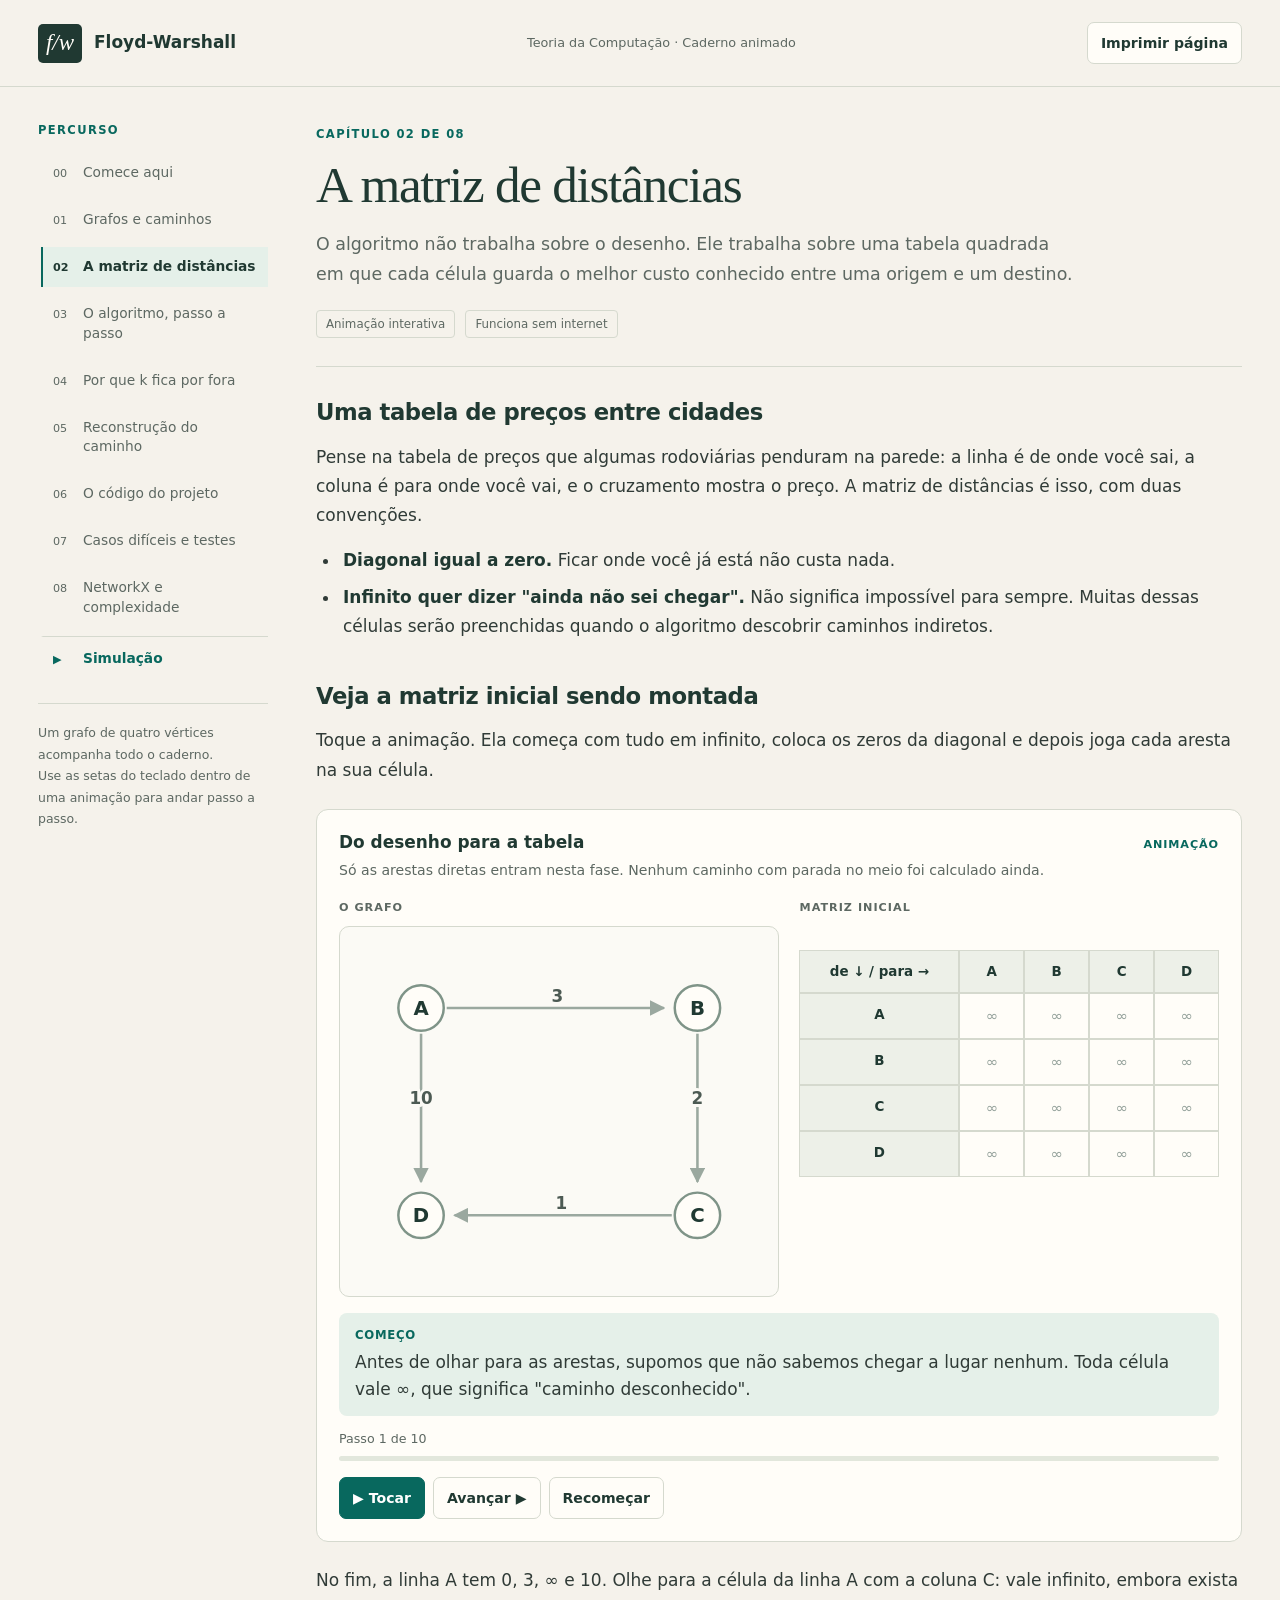
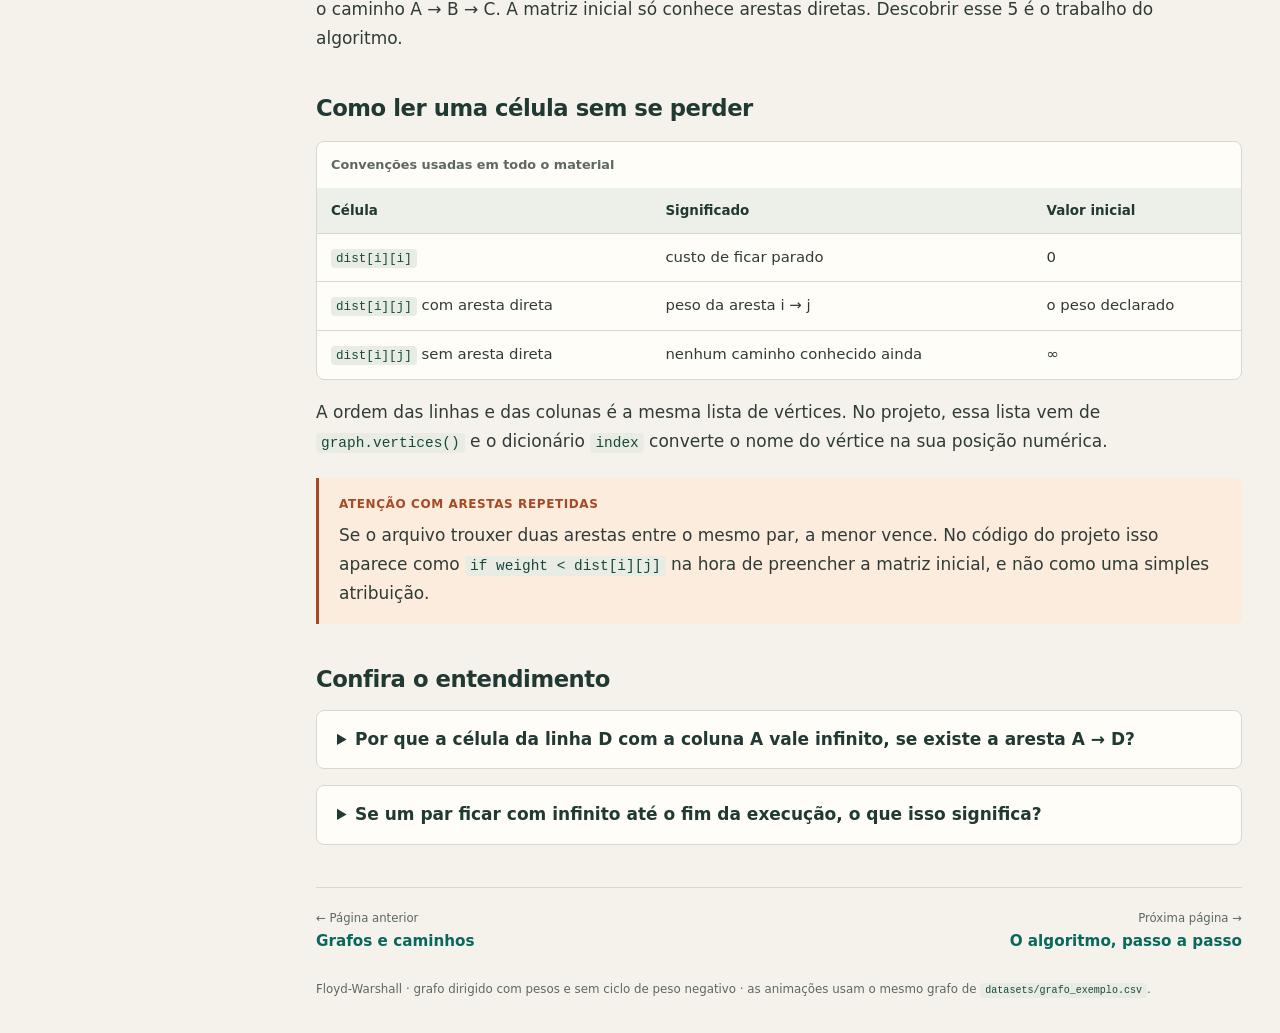
<file: study/02-distance-matrix.html>
<!doctype html>
<html lang="pt-BR">
<head>
<meta charset="utf-8">
<meta name="viewport" content="width=device-width,initial-scale=1">
<meta name="description" content="Como o grafo vira uma tabela de distâncias, com animação célula a célula da matriz inicial.">
<title>A matriz de distâncias | Floyd-Warshall</title>
<link rel="stylesheet" href="assets/study.css">
<script src="assets/fw.js" defer></script>
</head>
<body>
<a class="skip" href="#content">Ir para o conteúdo</a>
<header class="topbar">
<a class="brand" href="index.html"><span class="brand-mark" aria-hidden="true">f/w</span><span>Floyd-Warshall</span></a>
<span class="top-note">Teoria da Computação · Caderno animado</span>
<button type="button" data-print>Imprimir página</button>
</header>
<div class="layout">
<nav class="sidebar" aria-label="Páginas do material"><p class="eyebrow">Percurso</p><ol><li><a href="index.html"><span class="nav-number">00</span><span>Comece aqui</span></a></li><li><a href="01-graphs.html"><span class="nav-number">01</span><span>Grafos e caminhos</span></a></li><li><a href="02-distance-matrix.html" aria-current="page"><span class="nav-number">02</span><span>A matriz de distâncias</span></a></li><li><a href="03-floyd-warshall.html"><span class="nav-number">03</span><span>O algoritmo, passo a passo</span></a></li><li><a href="04-loop-order.html"><span class="nav-number">04</span><span>Por que k fica por fora</span></a></li><li><a href="05-path-reconstruction.html"><span class="nav-number">05</span><span>Reconstrução do caminho</span></a></li><li><a href="06-python-implementation.html"><span class="nav-number">06</span><span>O código do projeto</span></a></li><li><a href="07-testing-presentation.html"><span class="nav-number">07</span><span>Casos difíceis e testes</span></a></li><li><a href="08-networkx.html"><span class="nav-number">08</span><span>NetworkX e complexidade</span></a></li><li><a href="simulacao.html" class="nav-sim"><span class="nav-number">▶</span><span>Simulação</span></a></li></ol><p class="sidebar-note">Um grafo de quatro vértices acompanha todo o caderno.<br>Use as setas do teclado dentro de uma animação para andar passo a passo.</p></nav>
<main id="content">
<div class="hero"><p class="eyebrow">Capítulo 02 de 08</p><h1>A matriz de distâncias</h1><p class="lead">O algoritmo não trabalha sobre o desenho. Ele trabalha sobre uma tabela quadrada em que cada célula guarda o melhor custo conhecido entre uma origem e um destino.</p><div class="meta-line"><span class="tag">Animação interativa</span><span class="tag">Funciona sem internet</span></div></div>

<section id="ideia">
<h2>Uma tabela de preços entre cidades</h2>
<p>Pense na tabela de preços que algumas rodoviárias penduram na parede: a linha é de onde você sai, a coluna é para onde você vai,
e o cruzamento mostra o preço. A matriz de distâncias é isso, com duas convenções.</p>
<ul>
<li><strong>Diagonal igual a zero.</strong> Ficar onde você já está não custa nada.</li>
<li><strong>Infinito quer dizer "ainda não sei chegar".</strong> Não significa impossível para sempre. Muitas dessas células
serão preenchidas quando o algoritmo descobrir caminhos indiretos.</li>
</ul>
</section>

<section id="montagem">
<h2>Veja a matriz inicial sendo montada</h2>
<p>Toque a animação. Ela começa com tudo em infinito, coloca os zeros da diagonal e depois joga cada aresta na sua célula.</p>
<div data-build-lab
     data-title="Do desenho para a tabela"
     data-badge="Animação"
     data-sub="Só as arestas diretas entram nesta fase. Nenhum caminho com parada no meio foi calculado ainda."
     data-vertices="A@110,80 B@390,80 C@390,290 D@110,290" data-edges="A&gt;B:3 A&gt;D:10 B&gt;C:2 C&gt;D:1"><div class="no-js">Esta animação precisa de JavaScript. Com ele desligado, use o texto e as tabelas desta página, que contêm os mesmos números.</div></div>
<p>No fim, a linha A tem 0, 3, ∞ e 10. Olhe para a célula da linha A com a coluna C: vale infinito, embora exista
o caminho A → B → C. A matriz inicial só conhece arestas diretas. Descobrir esse 5 é o trabalho do algoritmo.</p>
</section>

<section id="leitura">
<h2>Como ler uma célula sem se perder</h2>
<div class="table-wrap"><table>
<caption>Convenções usadas em todo o material</caption>
<thead><tr><th>Célula</th><th>Significado</th><th>Valor inicial</th></tr></thead>
<tbody>
<tr><td><code>dist[i][i]</code></td><td>custo de ficar parado</td><td>0</td></tr>
<tr><td><code>dist[i][j]</code> com aresta direta</td><td>peso da aresta i → j</td><td>o peso declarado</td></tr>
<tr><td><code>dist[i][j]</code> sem aresta direta</td><td>nenhum caminho conhecido ainda</td><td>∞</td></tr>
</tbody></table></div>
<p>A ordem das linhas e das colunas é a mesma lista de vértices. No projeto, essa lista vem de
<code>graph.vertices()</code> e o dicionário <code>index</code> converte o nome do vértice na sua posição numérica.</p>
<div class="note caution"><span class="note-label">Atenção com arestas repetidas</span>
<p>Se o arquivo trouxer duas arestas entre o mesmo par, a menor vence. No código do projeto isso aparece como
<code>if weight &lt; dist[i][j]</code> na hora de preencher a matriz inicial, e não como uma simples atribuição.</p></div>
</section>

<section id="pratica">
<h2>Confira o entendimento</h2>
<details><summary>Por que a célula da linha D com a coluna A vale infinito, se existe a aresta A → D?</summary>
<div class="answer"><p>Porque o grafo é dirigido. A aresta A → D permite ir de A para D, não o contrário. A célula D, A pergunta
como sair de D e chegar a A, e nenhuma aresta sai de D.</p></div></details>
<details><summary>Se um par ficar com infinito até o fim da execução, o que isso significa?</summary>
<div class="answer"><p>Que não existe nenhum caminho entre esses dois vértices, nem direto nem com paradas.
No projeto, esses pares são contados na métrica <code>unreachable_pairs</code>.</p></div></details>
</section>

<nav class="next-nav" aria-label="Navegação entre capítulos"><a href="01-graphs.html"><small>← Página anterior</small>Grafos e caminhos</a><a href="03-floyd-warshall.html"><small>Próxima página →</small>O algoritmo, passo a passo</a></nav>
<footer>Floyd-Warshall · grafo dirigido com pesos e sem ciclo de peso negativo · as animações usam o mesmo grafo de <code>datasets/grafo_exemplo.csv</code>.</footer>
</main>
</div>
</body>
</html>
</file>
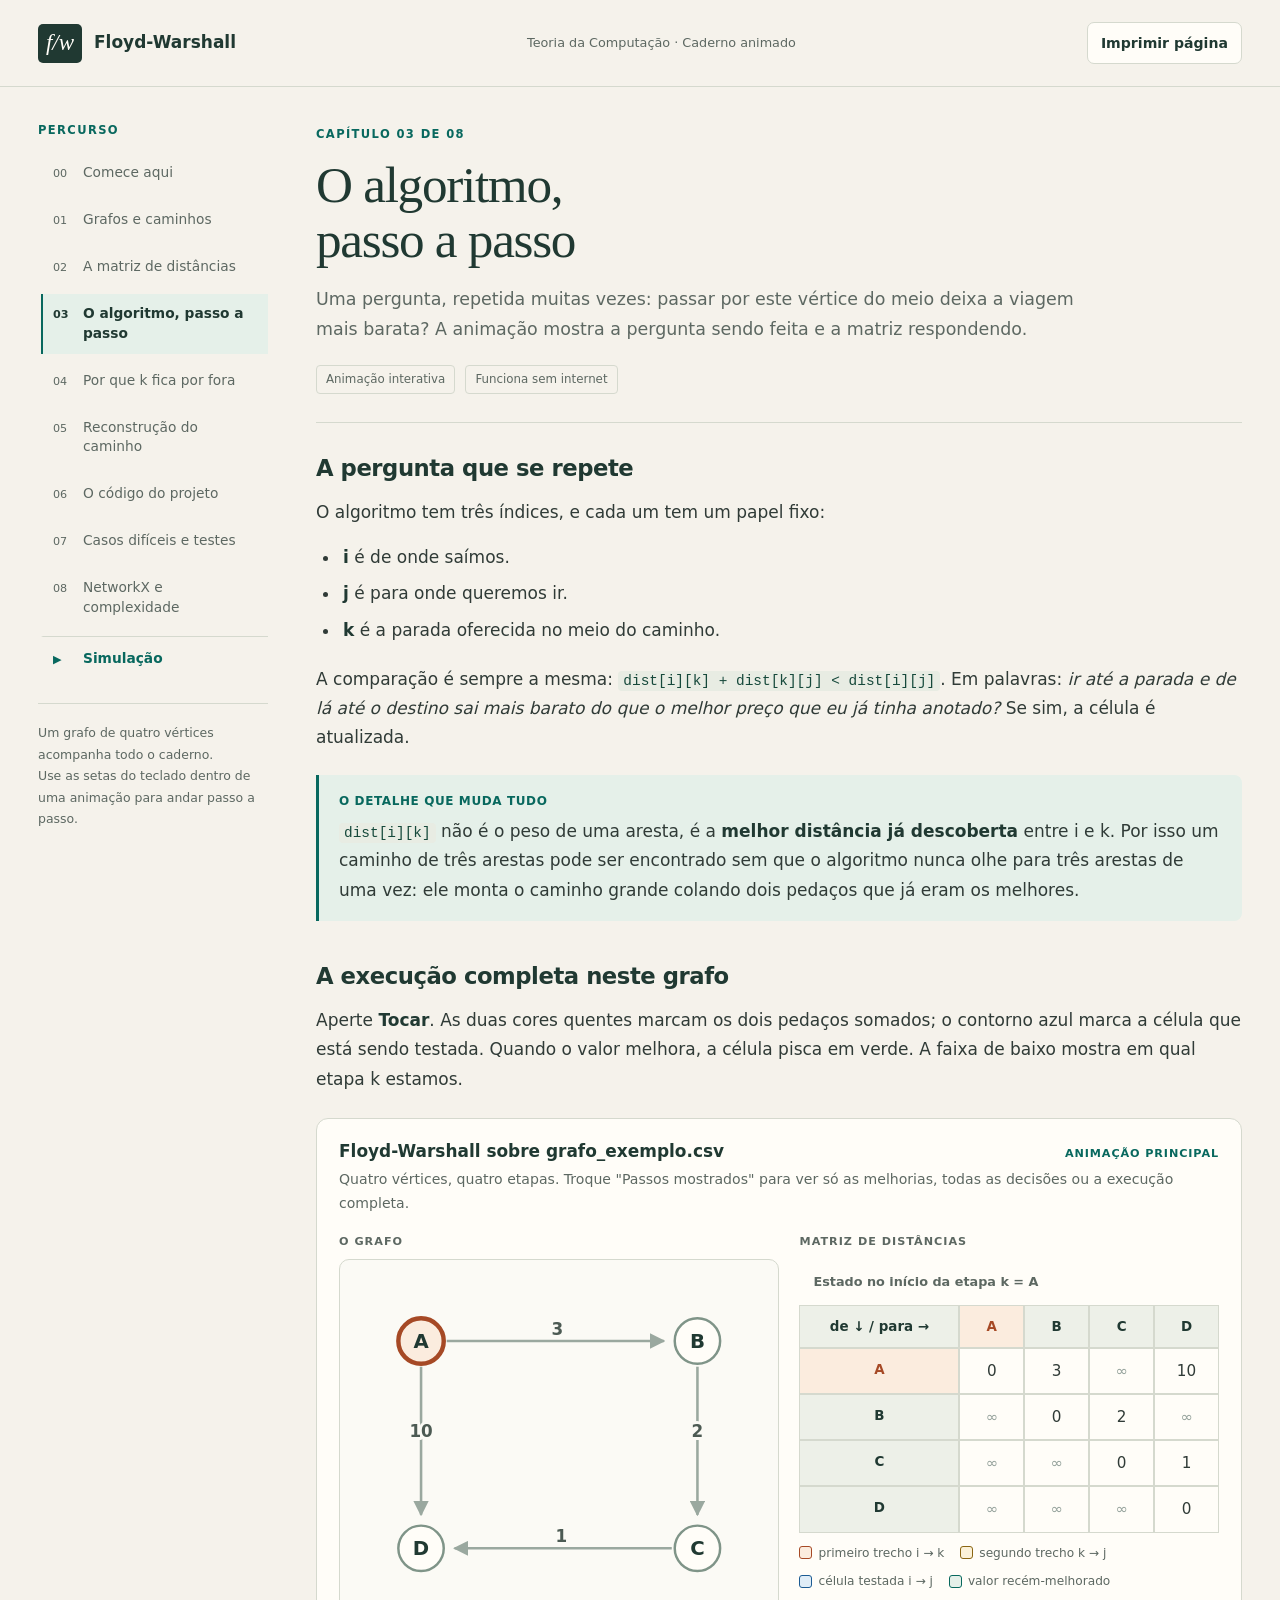
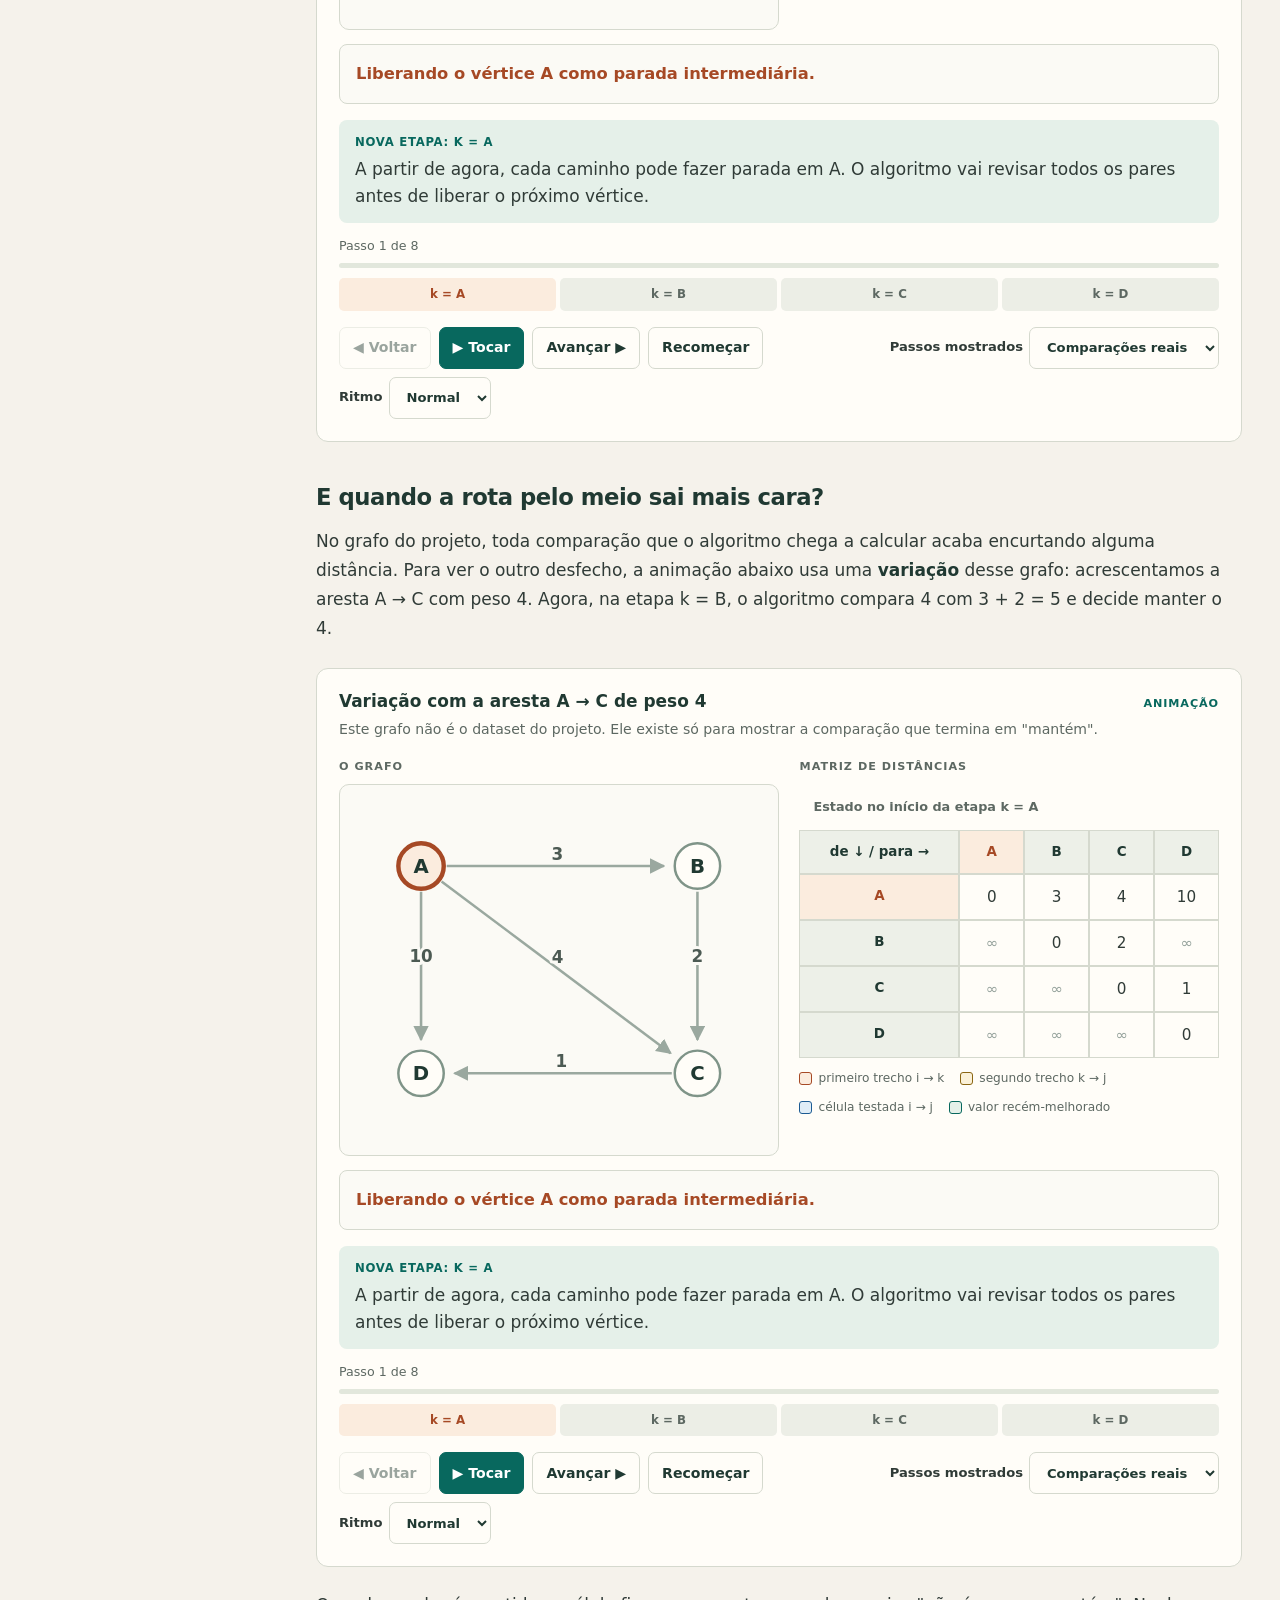
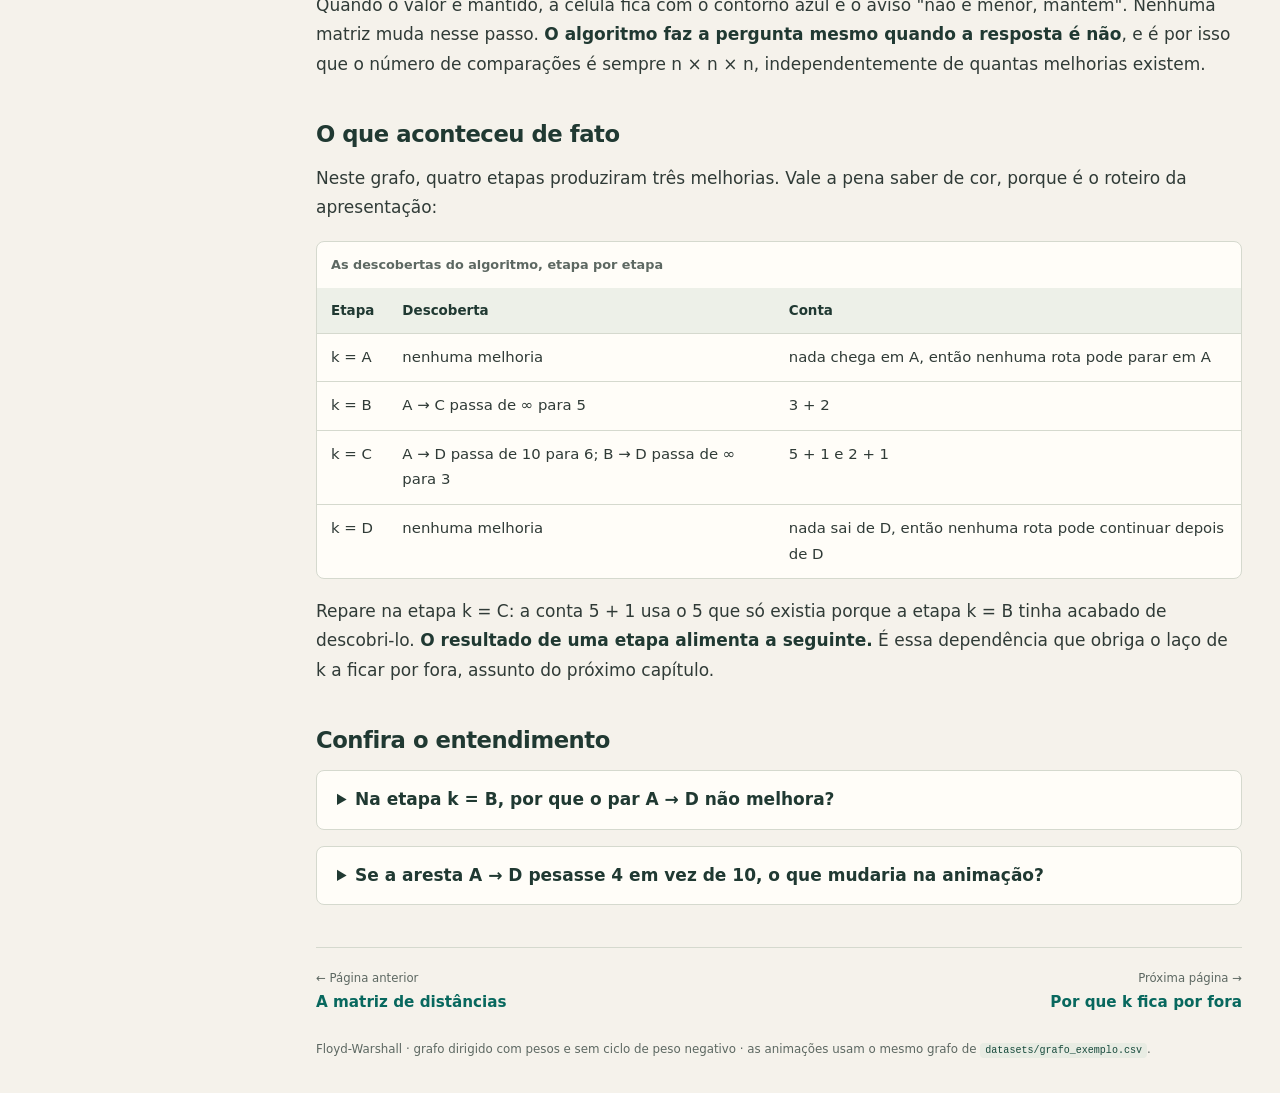
<file: study/03-floyd-warshall.html>
<!doctype html>
<html lang="pt-BR">
<head>
<meta charset="utf-8">
<meta name="viewport" content="width=device-width,initial-scale=1">
<meta name="description" content="A animação principal: o Floyd-Warshall liberando um vértice de parada por vez e atualizando a matriz.">
<title>O algoritmo, passo a passo | Floyd-Warshall</title>
<link rel="stylesheet" href="assets/study.css">
<script src="assets/fw.js" defer></script>
</head>
<body>
<a class="skip" href="#content">Ir para o conteúdo</a>
<header class="topbar">
<a class="brand" href="index.html"><span class="brand-mark" aria-hidden="true">f/w</span><span>Floyd-Warshall</span></a>
<span class="top-note">Teoria da Computação · Caderno animado</span>
<button type="button" data-print>Imprimir página</button>
</header>
<div class="layout">
<nav class="sidebar" aria-label="Páginas do material"><p class="eyebrow">Percurso</p><ol><li><a href="index.html"><span class="nav-number">00</span><span>Comece aqui</span></a></li><li><a href="01-graphs.html"><span class="nav-number">01</span><span>Grafos e caminhos</span></a></li><li><a href="02-distance-matrix.html"><span class="nav-number">02</span><span>A matriz de distâncias</span></a></li><li><a href="03-floyd-warshall.html" aria-current="page"><span class="nav-number">03</span><span>O algoritmo, passo a passo</span></a></li><li><a href="04-loop-order.html"><span class="nav-number">04</span><span>Por que k fica por fora</span></a></li><li><a href="05-path-reconstruction.html"><span class="nav-number">05</span><span>Reconstrução do caminho</span></a></li><li><a href="06-python-implementation.html"><span class="nav-number">06</span><span>O código do projeto</span></a></li><li><a href="07-testing-presentation.html"><span class="nav-number">07</span><span>Casos difíceis e testes</span></a></li><li><a href="08-networkx.html"><span class="nav-number">08</span><span>NetworkX e complexidade</span></a></li><li><a href="simulacao.html" class="nav-sim"><span class="nav-number">▶</span><span>Simulação</span></a></li></ol><p class="sidebar-note">Um grafo de quatro vértices acompanha todo o caderno.<br>Use as setas do teclado dentro de uma animação para andar passo a passo.</p></nav>
<main id="content">
<div class="hero"><p class="eyebrow">Capítulo 03 de 08</p><h1>O algoritmo,<br>passo a passo</h1><p class="lead">Uma pergunta, repetida muitas vezes: passar por este vértice do meio deixa a viagem mais barata? A animação mostra a pergunta sendo feita e a matriz respondendo.</p><div class="meta-line"><span class="tag">Animação interativa</span><span class="tag">Funciona sem internet</span></div></div>

<section id="ideia">
<h2>A pergunta que se repete</h2>
<p>O algoritmo tem três índices, e cada um tem um papel fixo:</p>
<ul>
<li><strong>i</strong> é de onde saímos.</li>
<li><strong>j</strong> é para onde queremos ir.</li>
<li><strong>k</strong> é a parada oferecida no meio do caminho.</li>
</ul>
<p>A comparação é sempre a mesma: <code>dist[i][k] + dist[k][j] &lt; dist[i][j]</code>. Em palavras:
<em>ir até a parada e de lá até o destino sai mais barato do que o melhor preço que eu já tinha anotado?</em>
Se sim, a célula é atualizada.</p>
<div class="note"><span class="note-label">O detalhe que muda tudo</span>
<p><code>dist[i][k]</code> não é o peso de uma aresta, é a <strong>melhor distância já descoberta</strong> entre i e k.
Por isso um caminho de três arestas pode ser encontrado sem que o algoritmo nunca olhe para três arestas de uma vez:
ele monta o caminho grande colando dois pedaços que já eram os melhores.</p></div>
</section>

<section id="animacao">
<h2>A execução completa neste grafo</h2>
<p>Aperte <strong>Tocar</strong>. As duas cores quentes marcam os dois pedaços somados; o contorno azul marca a célula
que está sendo testada. Quando o valor melhora, a célula pisca em verde. A faixa de baixo mostra em qual etapa k estamos.</p>
<div data-fw-lab
     data-title="Floyd-Warshall sobre grafo_exemplo.csv"
     data-badge="Animação principal"
     data-sub="Quatro vértices, quatro etapas. Troque &quot;Passos mostrados&quot; para ver só as melhorias, todas as decisões ou a execução completa."
     data-vertices="A@110,80 B@390,80 C@390,290 D@110,290" data-edges="A&gt;B:3 A&gt;D:10 B&gt;C:2 C&gt;D:1"><div class="no-js">Esta animação precisa de JavaScript. Com ele desligado, use o texto e as tabelas desta página, que contêm os mesmos números.</div></div>
</section>

<section id="mantem">
<h2>E quando a rota pelo meio sai mais cara?</h2>
<p>No grafo do projeto, toda comparação que o algoritmo chega a calcular acaba encurtando alguma distância.
Para ver o outro desfecho, a animação abaixo usa uma <strong>variação</strong> desse grafo: acrescentamos a aresta
A → C com peso 4. Agora, na etapa k = B, o algoritmo compara 4 com 3 + 2 = 5 e decide manter o 4.</p>
<div data-fw-lab
     data-title="Variação com a aresta A → C de peso 4"
     data-badge="Animação"
     data-sub="Este grafo não é o dataset do projeto. Ele existe só para mostrar a comparação que termina em &quot;mantém&quot;."
     data-vertices="A@110,80 B@390,80 C@390,290 D@110,290"
     data-edges="A>B:3 A>C:4 A>D:10 B>C:2 C>D:1">
<div class="no-js">Sem JavaScript: na etapa k = B, o par A → C compara 4 com 3 + 2 = 5 e mantém o 4.</div></div>
<p>Quando o valor é mantido, a célula fica com o contorno azul e o aviso "não é menor, mantém".
Nenhuma matriz muda nesse passo. <strong>O algoritmo faz a pergunta mesmo quando a resposta é não</strong>,
e é por isso que o número de comparações é sempre n × n × n, independentemente de quantas melhorias existem.</p>
</section>

<section id="resumo">
<h2>O que aconteceu de fato</h2>
<p>Neste grafo, quatro etapas produziram três melhorias. Vale a pena saber de cor, porque é o roteiro da apresentação:</p>
<div class="table-wrap"><table>
<caption>As descobertas do algoritmo, etapa por etapa</caption>
<thead><tr><th>Etapa</th><th>Descoberta</th><th>Conta</th></tr></thead>
<tbody>
<tr><td>k = A</td><td>nenhuma melhoria</td><td>nada chega em A, então nenhuma rota pode parar em A</td></tr>
<tr><td>k = B</td><td>A → C passa de ∞ para 5</td><td>3 + 2</td></tr>
<tr><td>k = C</td><td>A → D passa de 10 para 6; B → D passa de ∞ para 3</td><td>5 + 1 e 2 + 1</td></tr>
<tr><td>k = D</td><td>nenhuma melhoria</td><td>nada sai de D, então nenhuma rota pode continuar depois de D</td></tr>
</tbody></table></div>
<p>Repare na etapa k = C: a conta 5 + 1 usa o 5 que só existia porque a etapa k = B tinha acabado de descobri-lo.
<strong>O resultado de uma etapa alimenta a seguinte.</strong> É essa dependência que obriga o laço de k a ficar por fora,
assunto do próximo capítulo.</p>
</section>

<section id="pratica">
<h2>Confira o entendimento</h2>
<details><summary>Na etapa k = B, por que o par A → D não melhora?</summary>
<div class="answer"><p>Porque a conta seria <code>dist[A][B] + dist[B][D]</code>, ou seja, 3 + ∞. Na etapa k = B ainda não se sabe
chegar de B até D. Esse par só melhora na etapa k = C, quando B → D já vale 3.</p></div></details>
<details><summary>Se a aresta A → D pesasse 4 em vez de 10, o que mudaria na animação?</summary>
<div class="answer"><p>A etapa k = C compararia 4 com 5 + 1 = 6 e manteria o 4. A célula ficaria com o contorno azul e o aviso
"não é menor, mantém". A distância final de A a D seria 4, pela aresta direta.</p></div></details>
</section>

<nav class="next-nav" aria-label="Navegação entre capítulos"><a href="02-distance-matrix.html"><small>← Página anterior</small>A matriz de distâncias</a><a href="04-loop-order.html"><small>Próxima página →</small>Por que k fica por fora</a></nav>
<footer>Floyd-Warshall · grafo dirigido com pesos e sem ciclo de peso negativo · as animações usam o mesmo grafo de <code>datasets/grafo_exemplo.csv</code>.</footer>
</main>
</div>
</body>
</html>
</file>
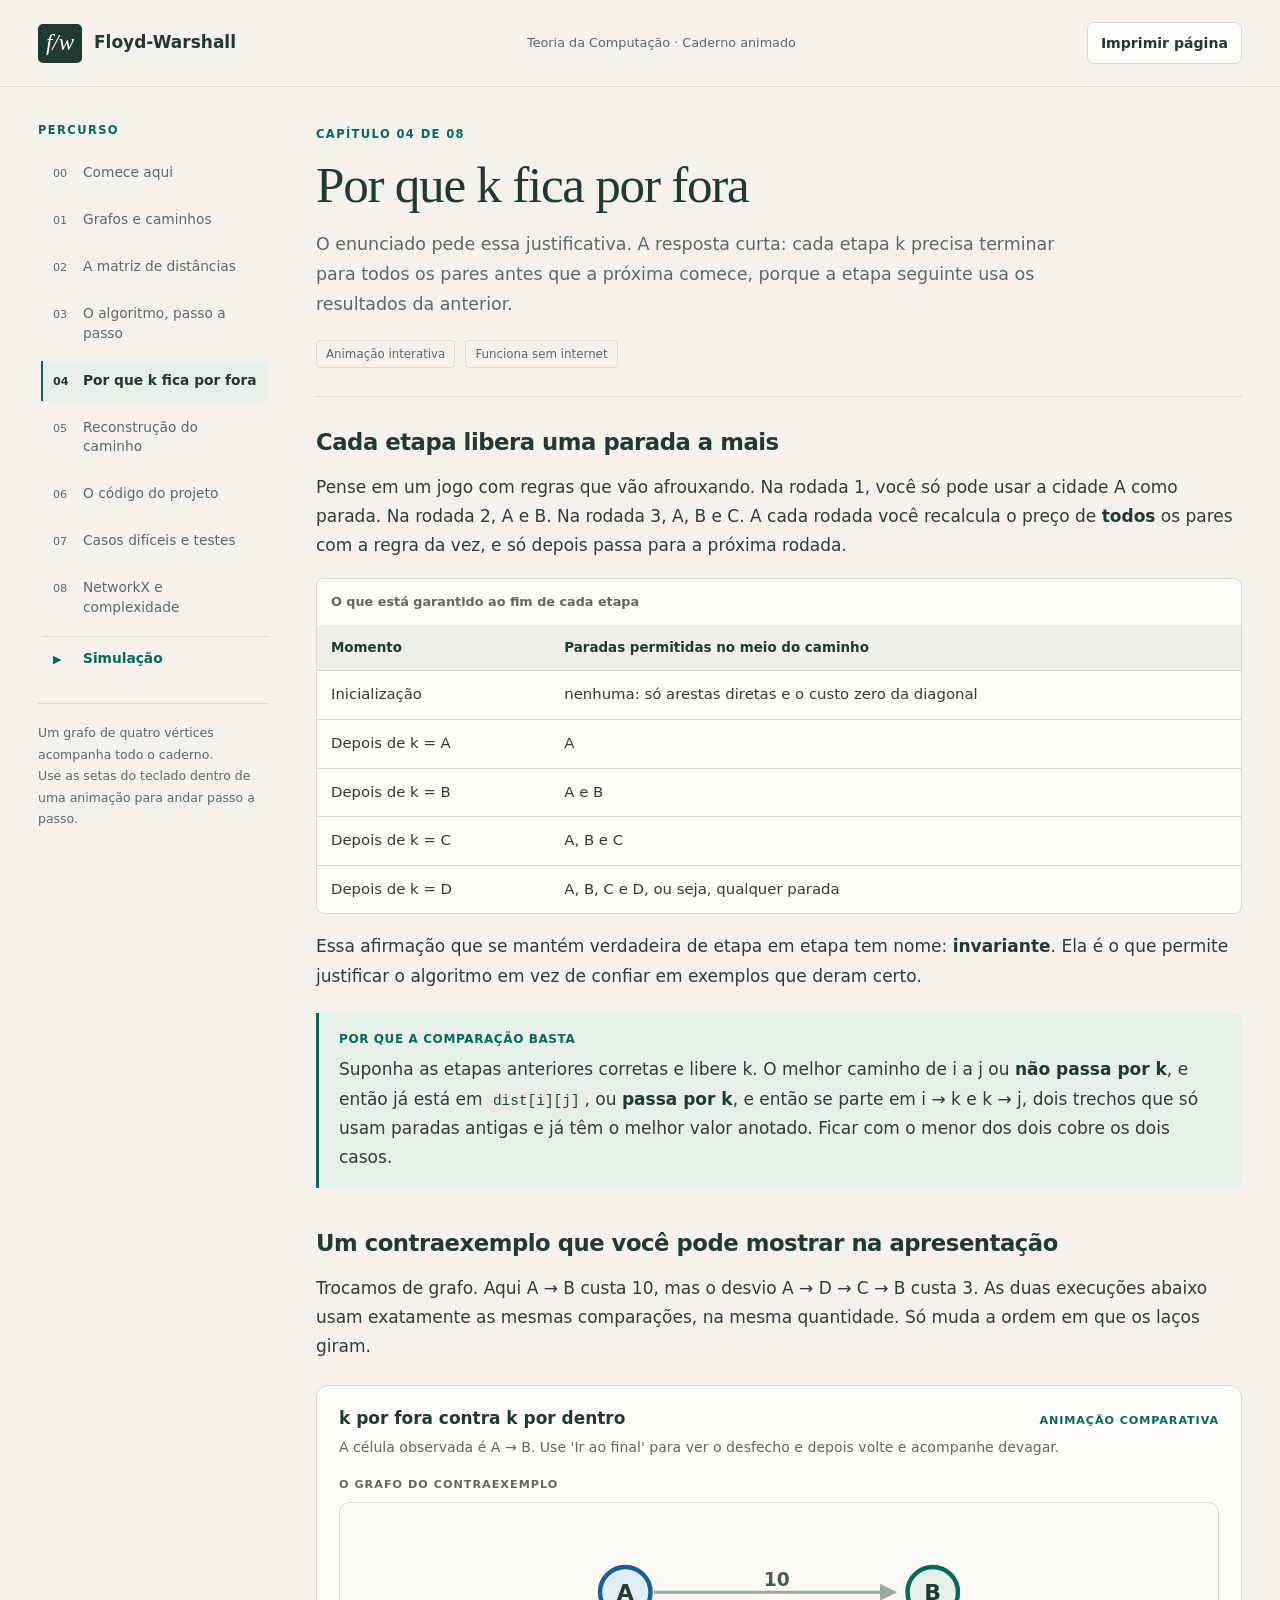
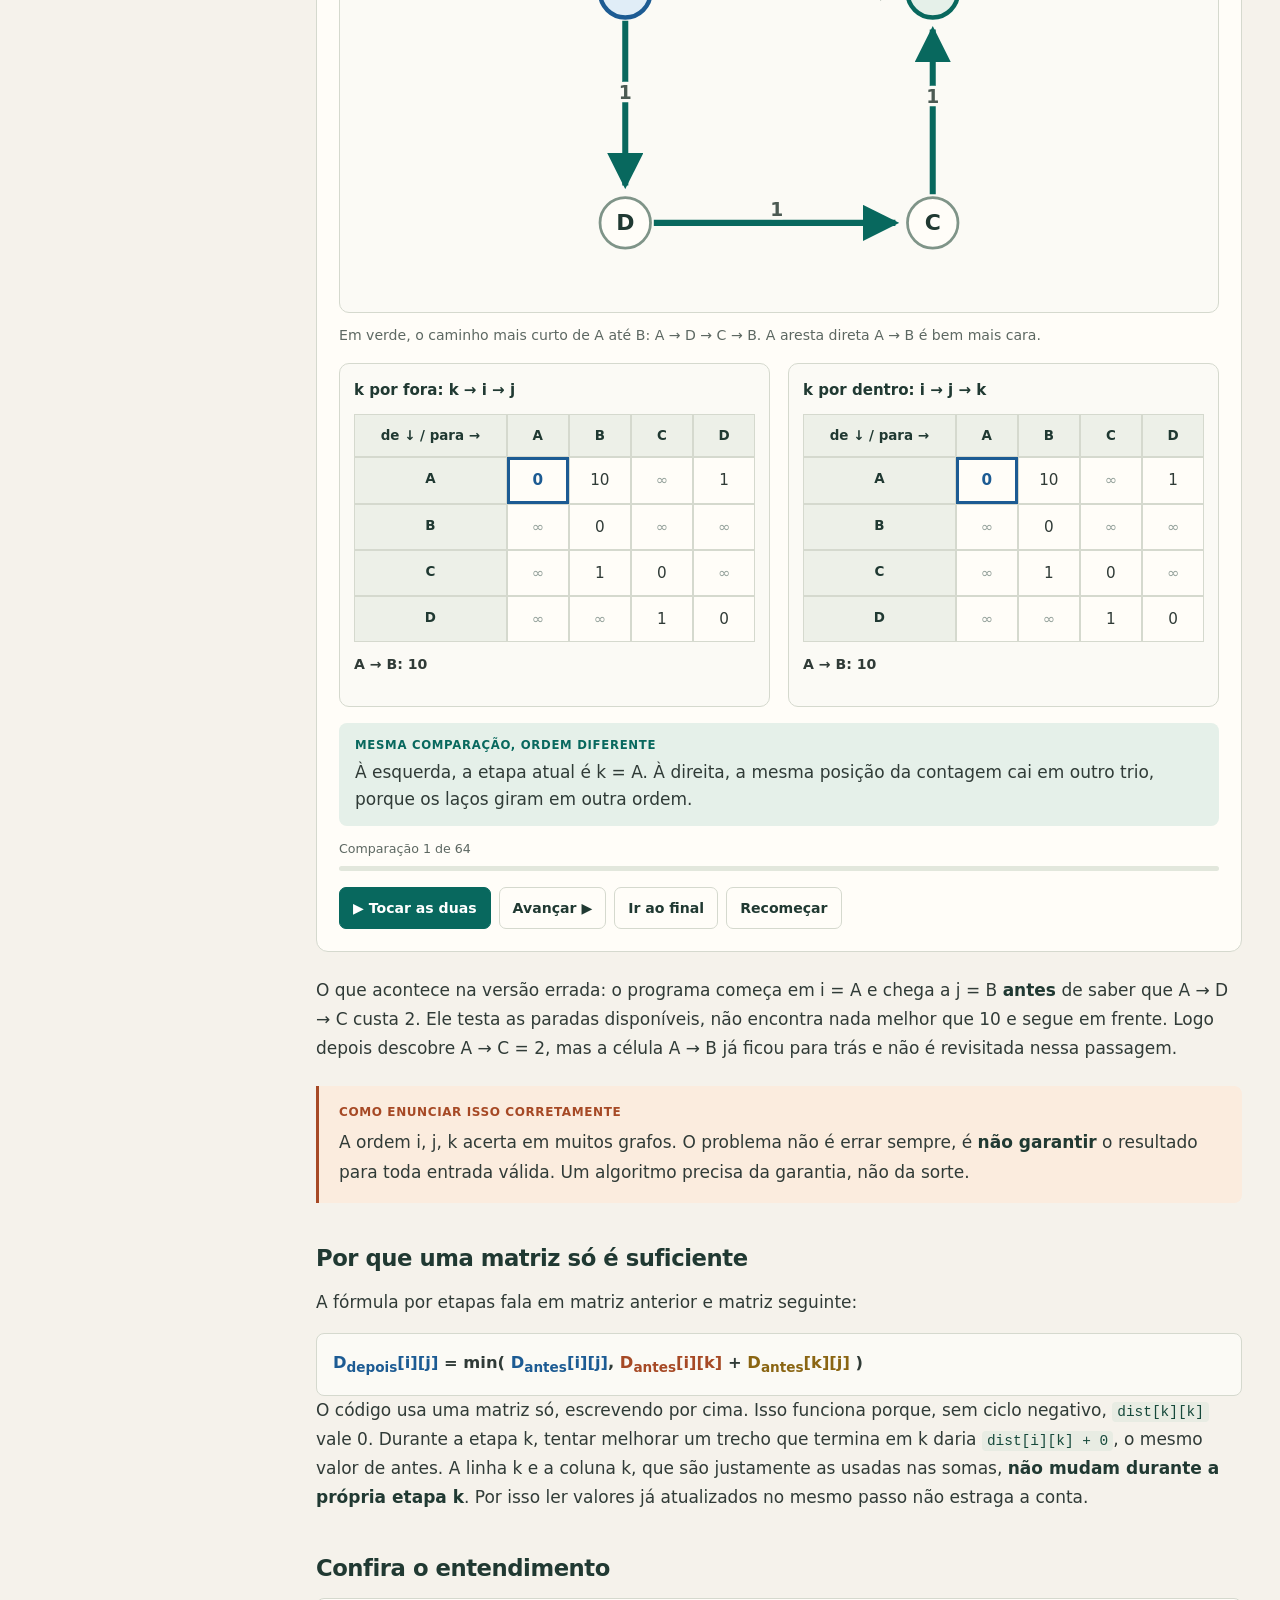
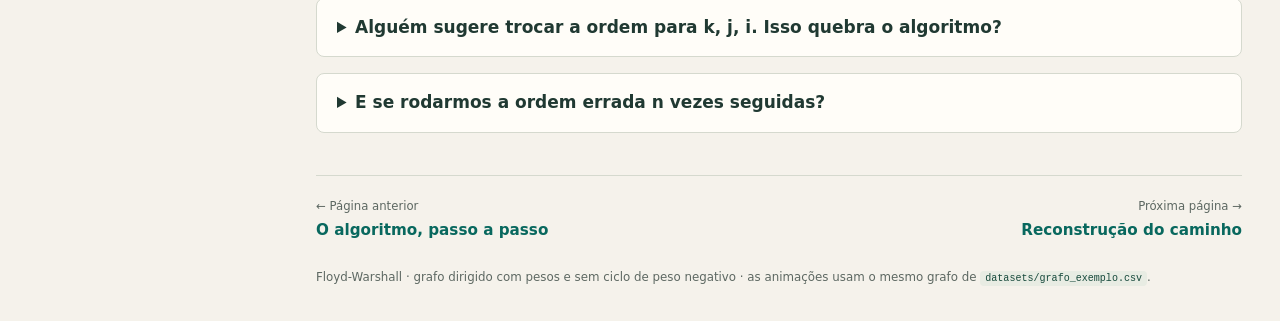
<file: study/04-loop-order.html>
<!doctype html>
<html lang="pt-BR">
<head>
<meta charset="utf-8">
<meta name="viewport" content="width=device-width,initial-scale=1">
<meta name="description" content="Duas execuções lado a lado mostram o que quebra quando o laço do vértice intermediário sai da posição externa.">
<title>Por que k fica por fora | Floyd-Warshall</title>
<link rel="stylesheet" href="assets/study.css">
<script src="assets/fw.js" defer></script>
</head>
<body>
<a class="skip" href="#content">Ir para o conteúdo</a>
<header class="topbar">
<a class="brand" href="index.html"><span class="brand-mark" aria-hidden="true">f/w</span><span>Floyd-Warshall</span></a>
<span class="top-note">Teoria da Computação · Caderno animado</span>
<button type="button" data-print>Imprimir página</button>
</header>
<div class="layout">
<nav class="sidebar" aria-label="Páginas do material"><p class="eyebrow">Percurso</p><ol><li><a href="index.html"><span class="nav-number">00</span><span>Comece aqui</span></a></li><li><a href="01-graphs.html"><span class="nav-number">01</span><span>Grafos e caminhos</span></a></li><li><a href="02-distance-matrix.html"><span class="nav-number">02</span><span>A matriz de distâncias</span></a></li><li><a href="03-floyd-warshall.html"><span class="nav-number">03</span><span>O algoritmo, passo a passo</span></a></li><li><a href="04-loop-order.html" aria-current="page"><span class="nav-number">04</span><span>Por que k fica por fora</span></a></li><li><a href="05-path-reconstruction.html"><span class="nav-number">05</span><span>Reconstrução do caminho</span></a></li><li><a href="06-python-implementation.html"><span class="nav-number">06</span><span>O código do projeto</span></a></li><li><a href="07-testing-presentation.html"><span class="nav-number">07</span><span>Casos difíceis e testes</span></a></li><li><a href="08-networkx.html"><span class="nav-number">08</span><span>NetworkX e complexidade</span></a></li><li><a href="simulacao.html" class="nav-sim"><span class="nav-number">▶</span><span>Simulação</span></a></li></ol><p class="sidebar-note">Um grafo de quatro vértices acompanha todo o caderno.<br>Use as setas do teclado dentro de uma animação para andar passo a passo.</p></nav>
<main id="content">
<div class="hero"><p class="eyebrow">Capítulo 04 de 08</p><h1>Por que k fica por fora</h1><p class="lead">O enunciado pede essa justificativa. A resposta curta: cada etapa k precisa terminar para todos os pares antes que a próxima comece, porque a etapa seguinte usa os resultados da anterior.</p><div class="meta-line"><span class="tag">Animação interativa</span><span class="tag">Funciona sem internet</span></div></div>

<section id="invariante">
<h2>Cada etapa libera uma parada a mais</h2>
<p>Pense em um jogo com regras que vão afrouxando. Na rodada 1, você só pode usar a cidade A como parada.
Na rodada 2, A e B. Na rodada 3, A, B e C. A cada rodada você recalcula o preço de <strong>todos</strong> os pares
com a regra da vez, e só depois passa para a próxima rodada.</p>
<div class="table-wrap"><table>
<caption>O que está garantido ao fim de cada etapa</caption>
<thead><tr><th>Momento</th><th>Paradas permitidas no meio do caminho</th></tr></thead>
<tbody>
<tr><td>Inicialização</td><td>nenhuma: só arestas diretas e o custo zero da diagonal</td></tr>
<tr><td>Depois de k = A</td><td>A</td></tr>
<tr><td>Depois de k = B</td><td>A e B</td></tr>
<tr><td>Depois de k = C</td><td>A, B e C</td></tr>
<tr><td>Depois de k = D</td><td>A, B, C e D, ou seja, qualquer parada</td></tr>
</tbody></table></div>
<p>Essa afirmação que se mantém verdadeira de etapa em etapa tem nome: <strong>invariante</strong>.
Ela é o que permite justificar o algoritmo em vez de confiar em exemplos que deram certo.</p>
<div class="note"><span class="note-label">Por que a comparação basta</span>
<p>Suponha as etapas anteriores corretas e libere k. O melhor caminho de i a j ou <strong>não passa por k</strong>,
e então já está em <code>dist[i][j]</code>, ou <strong>passa por k</strong>, e então se parte em i → k e k → j,
dois trechos que só usam paradas antigas e já têm o melhor valor anotado. Ficar com o menor dos dois cobre os dois casos.</p></div>
</section>

<section id="contraexemplo">
<h2>Um contraexemplo que você pode mostrar na apresentação</h2>
<p>Trocamos de grafo. Aqui A → B custa 10, mas o desvio A → D → C → B custa 3. As duas execuções abaixo usam
exatamente as mesmas comparações, na mesma quantidade. Só muda a ordem em que os laços giram.</p>
<div data-versus-lab
     data-title="k por fora contra k por dentro"
     data-badge="Animação comparativa"
     data-sub="A célula observada é A → B. Use 'Ir ao final' para ver o desfecho e depois volte e acompanhe devagar."
     data-vertices="A@110,80 B@390,80 C@390,290 D@110,290"
     data-edges="A>B:10 A>D:1 D>C:1 C>B:1"
     data-watch="A>B" data-route="A>D>C>B">
<div class="no-js">Esta animação precisa de JavaScript. Sem ela: com k por fora, A → B termina em 3; com k no laço mais interno e uma única passagem, termina em 10.</div></div>
<p>O que acontece na versão errada: o programa começa em i = A e chega a j = B <strong>antes</strong> de saber que
A → D → C custa 2. Ele testa as paradas disponíveis, não encontra nada melhor que 10 e segue em frente.
Logo depois descobre A → C = 2, mas a célula A → B já ficou para trás e não é revisitada nessa passagem.</p>
<div class="note caution"><span class="note-label">Como enunciar isso corretamente</span>
<p>A ordem i, j, k acerta em muitos grafos. O problema não é errar sempre, é <strong>não garantir</strong> o resultado
para toda entrada válida. Um algoritmo precisa da garantia, não da sorte.</p></div>
</section>

<section id="mesma-matriz">
<h2>Por que uma matriz só é suficiente</h2>
<p>A fórmula por etapas fala em matriz anterior e matriz seguinte:</p>
<div class="formula-live"><span class="t">D<sub>depois</sub>[i][j]</span> = min( <span class="t">D<sub>antes</sub>[i][j]</span>, <span class="a">D<sub>antes</sub>[i][k]</span> + <span class="b">D<sub>antes</sub>[k][j]</span> )</div>
<p>O código usa uma matriz só, escrevendo por cima. Isso funciona porque, sem ciclo negativo, <code>dist[k][k]</code> vale 0.
Durante a etapa k, tentar melhorar um trecho que termina em k daria <code>dist[i][k] + 0</code>, o mesmo valor de antes.
A linha k e a coluna k, que são justamente as usadas nas somas, <strong>não mudam durante a própria etapa k</strong>.
Por isso ler valores já atualizados no mesmo passo não estraga a conta.</p>
</section>

<section id="pratica">
<h2>Confira o entendimento</h2>
<details><summary>Alguém sugere trocar a ordem para k, j, i. Isso quebra o algoritmo?</summary>
<div class="answer"><p>Não. O que importa é que k seja o laço mais externo. Os laços de i e j podem vir em qualquer ordem entre si,
porque dentro de uma etapa k eles só percorrem todos os pares, sem depender um do outro.</p></div></details>
<details><summary>E se rodarmos a ordem errada n vezes seguidas?</summary>
<div class="answer"><p>Repetir a passagem acaba propagando as informações e o resultado converge, mas o custo sobe de n ao cubo
para algo maior e a justificativa por etapas se perde. É um remendo, não o algoritmo de Floyd-Warshall.</p></div></details>
</section>

<nav class="next-nav" aria-label="Navegação entre capítulos"><a href="03-floyd-warshall.html"><small>← Página anterior</small>O algoritmo, passo a passo</a><a href="05-path-reconstruction.html"><small>Próxima página →</small>Reconstrução do caminho</a></nav>
<footer>Floyd-Warshall · grafo dirigido com pesos e sem ciclo de peso negativo · as animações usam o mesmo grafo de <code>datasets/grafo_exemplo.csv</code>.</footer>
</main>
</div>
</body>
</html>
</file>
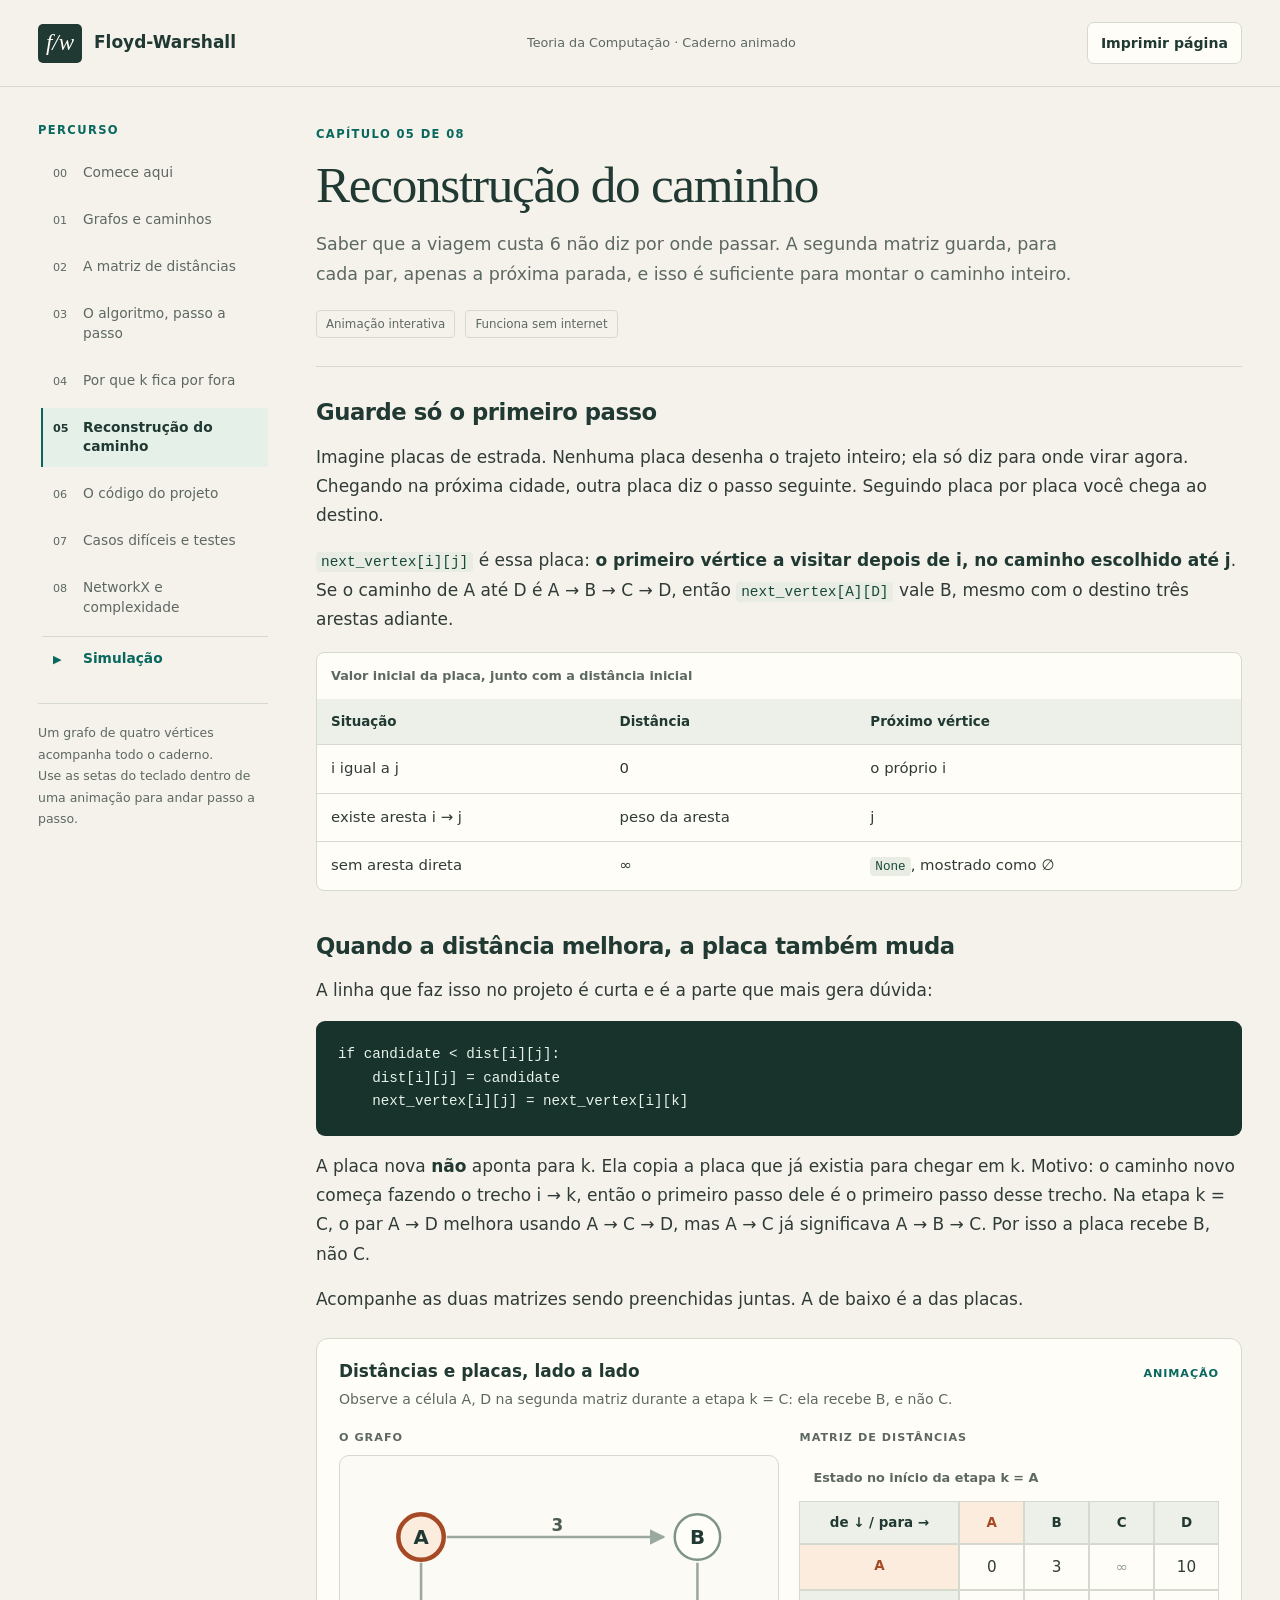
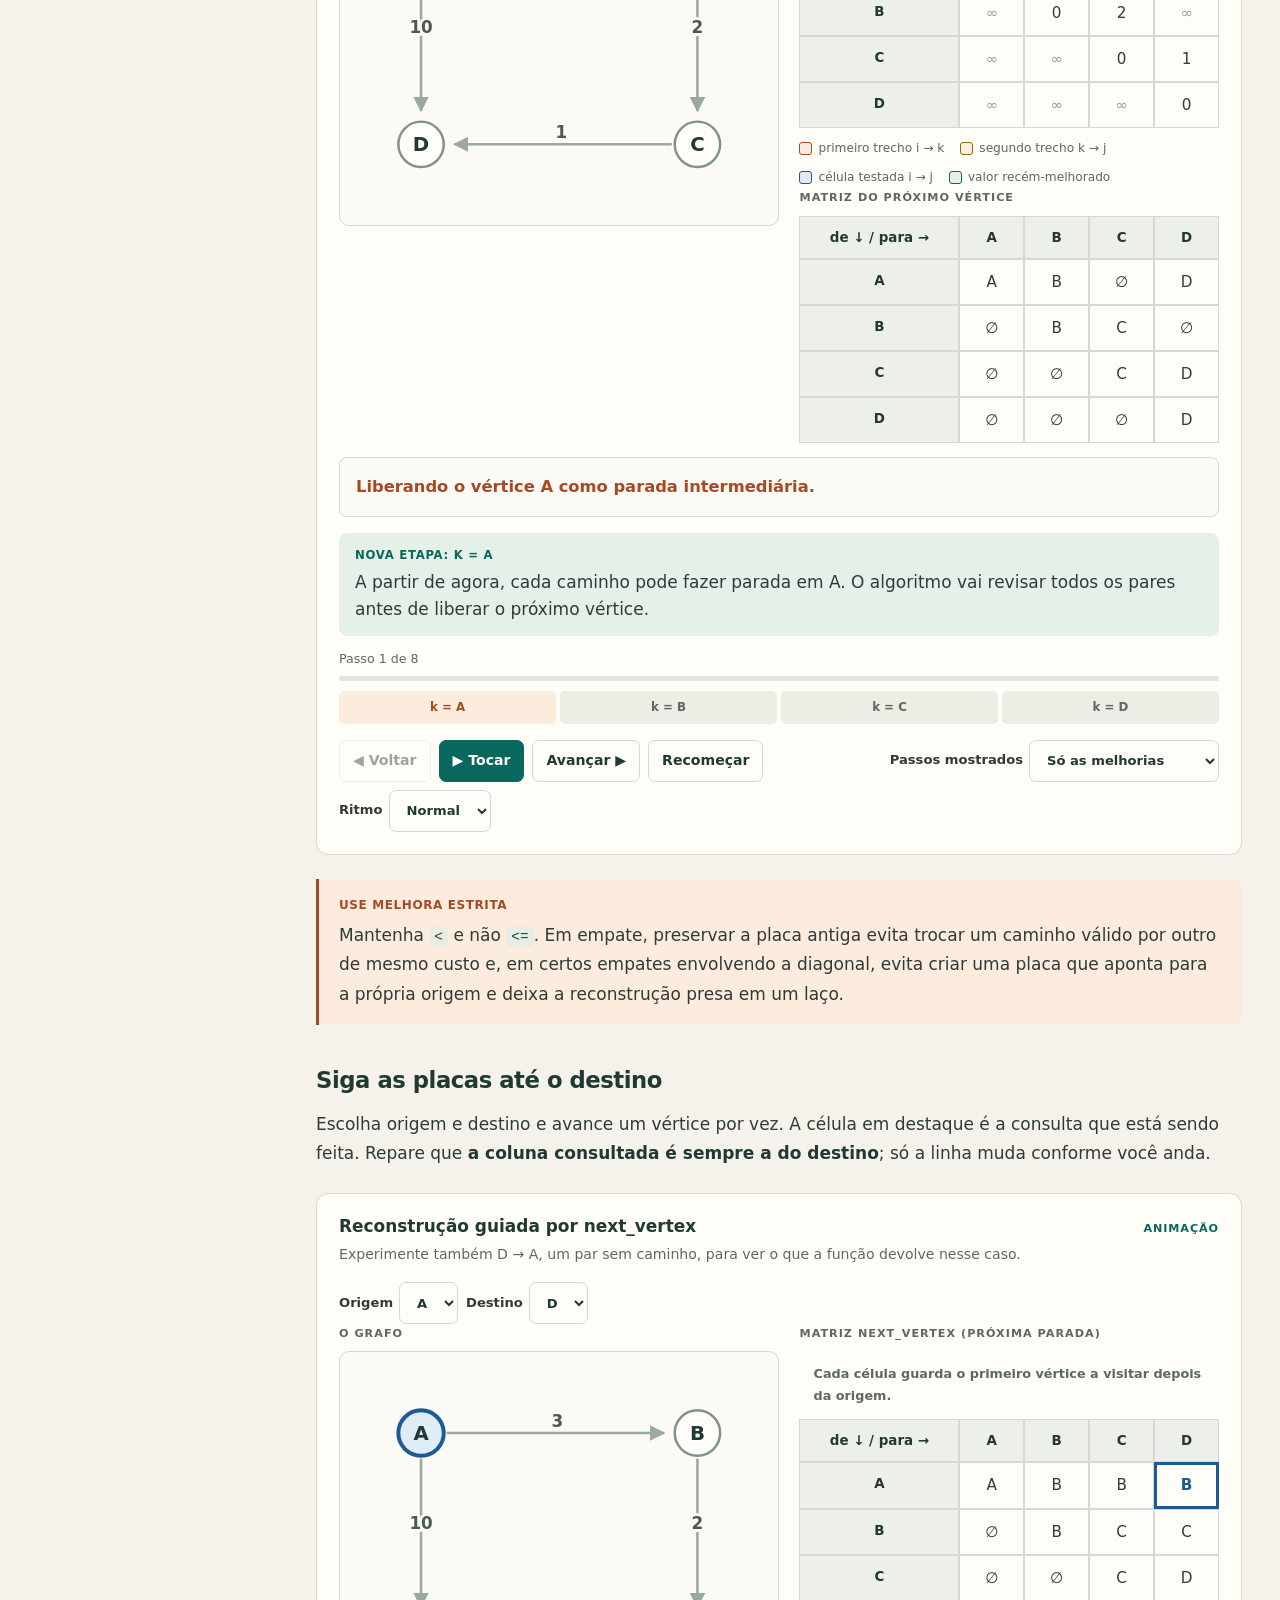
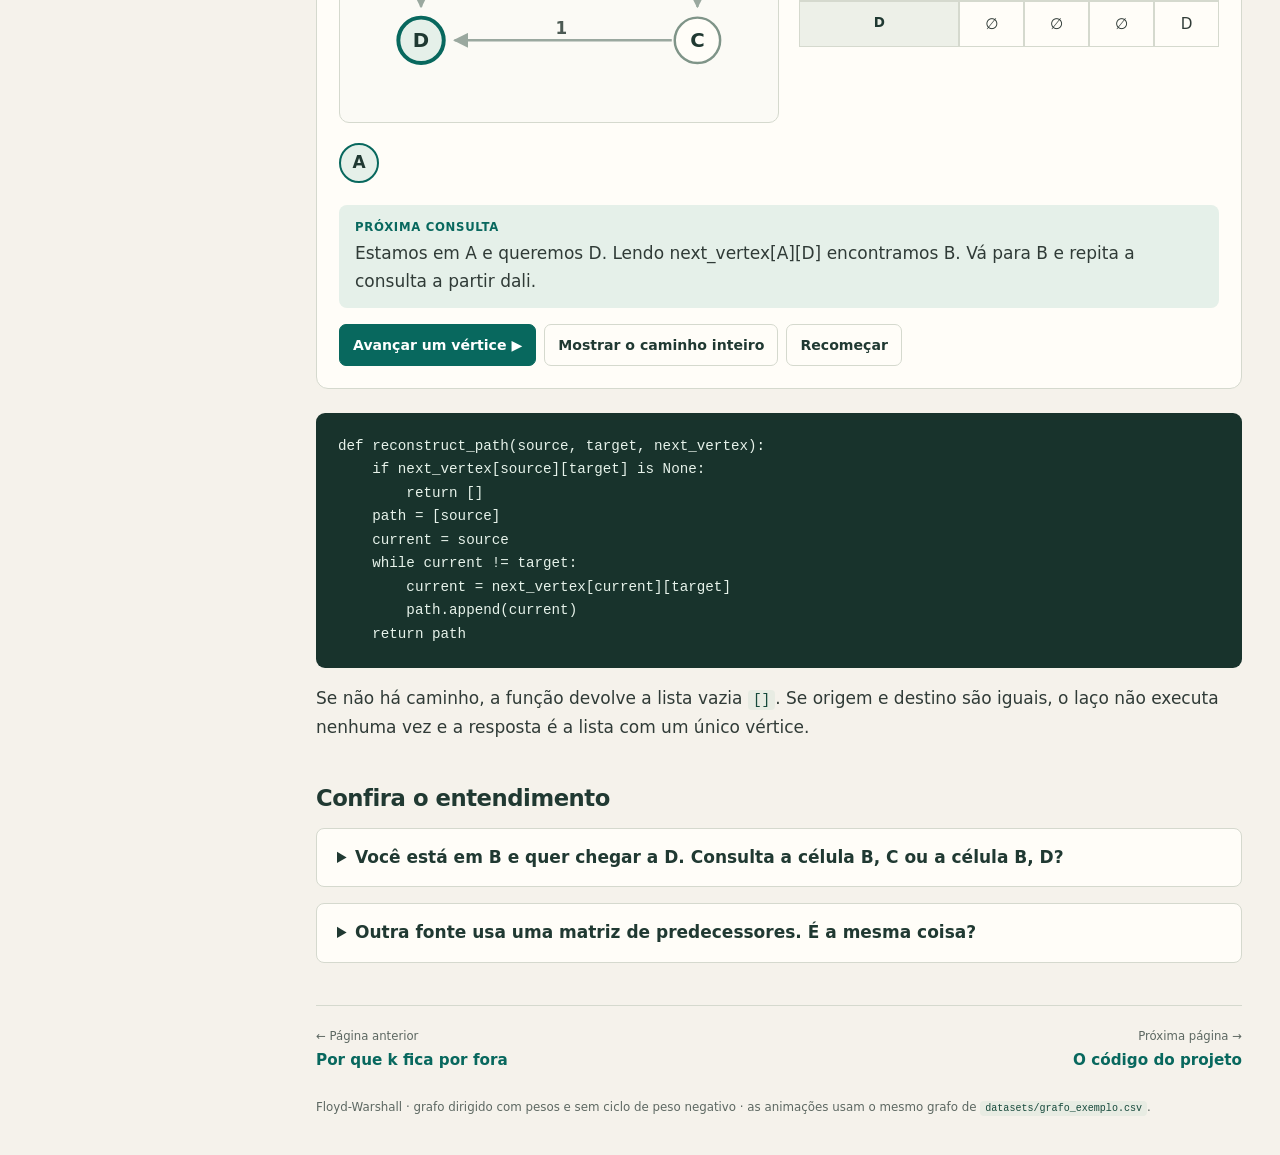
<file: study/05-path-reconstruction.html>
<!doctype html>
<html lang="pt-BR">
<head>
<meta charset="utf-8">
<meta name="viewport" content="width=device-width,initial-scale=1">
<meta name="description" content="A matriz next_vertex sendo preenchida e depois percorrida, transformando um custo mínimo em uma lista de vértices.">
<title>Reconstrução do caminho | Floyd-Warshall</title>
<link rel="stylesheet" href="assets/study.css">
<script src="assets/fw.js" defer></script>
</head>
<body>
<a class="skip" href="#content">Ir para o conteúdo</a>
<header class="topbar">
<a class="brand" href="index.html"><span class="brand-mark" aria-hidden="true">f/w</span><span>Floyd-Warshall</span></a>
<span class="top-note">Teoria da Computação · Caderno animado</span>
<button type="button" data-print>Imprimir página</button>
</header>
<div class="layout">
<nav class="sidebar" aria-label="Páginas do material"><p class="eyebrow">Percurso</p><ol><li><a href="index.html"><span class="nav-number">00</span><span>Comece aqui</span></a></li><li><a href="01-graphs.html"><span class="nav-number">01</span><span>Grafos e caminhos</span></a></li><li><a href="02-distance-matrix.html"><span class="nav-number">02</span><span>A matriz de distâncias</span></a></li><li><a href="03-floyd-warshall.html"><span class="nav-number">03</span><span>O algoritmo, passo a passo</span></a></li><li><a href="04-loop-order.html"><span class="nav-number">04</span><span>Por que k fica por fora</span></a></li><li><a href="05-path-reconstruction.html" aria-current="page"><span class="nav-number">05</span><span>Reconstrução do caminho</span></a></li><li><a href="06-python-implementation.html"><span class="nav-number">06</span><span>O código do projeto</span></a></li><li><a href="07-testing-presentation.html"><span class="nav-number">07</span><span>Casos difíceis e testes</span></a></li><li><a href="08-networkx.html"><span class="nav-number">08</span><span>NetworkX e complexidade</span></a></li><li><a href="simulacao.html" class="nav-sim"><span class="nav-number">▶</span><span>Simulação</span></a></li></ol><p class="sidebar-note">Um grafo de quatro vértices acompanha todo o caderno.<br>Use as setas do teclado dentro de uma animação para andar passo a passo.</p></nav>
<main id="content">
<div class="hero"><p class="eyebrow">Capítulo 05 de 08</p><h1>Reconstrução do caminho</h1><p class="lead">Saber que a viagem custa 6 não diz por onde passar. A segunda matriz guarda, para cada par, apenas a próxima parada, e isso é suficiente para montar o caminho inteiro.</p><div class="meta-line"><span class="tag">Animação interativa</span><span class="tag">Funciona sem internet</span></div></div>

<section id="ideia">
<h2>Guarde só o primeiro passo</h2>
<p>Imagine placas de estrada. Nenhuma placa desenha o trajeto inteiro; ela só diz para onde virar agora.
Chegando na próxima cidade, outra placa diz o passo seguinte. Seguindo placa por placa você chega ao destino.</p>
<p><code>next_vertex[i][j]</code> é essa placa: <strong>o primeiro vértice a visitar depois de i, no caminho escolhido até j</strong>.
Se o caminho de A até D é A → B → C → D, então <code>next_vertex[A][D]</code> vale B, mesmo com o destino três arestas adiante.</p>
<div class="table-wrap"><table>
<caption>Valor inicial da placa, junto com a distância inicial</caption>
<thead><tr><th>Situação</th><th>Distância</th><th>Próximo vértice</th></tr></thead>
<tbody>
<tr><td>i igual a j</td><td>0</td><td>o próprio i</td></tr>
<tr><td>existe aresta i → j</td><td>peso da aresta</td><td>j</td></tr>
<tr><td>sem aresta direta</td><td>∞</td><td><code>None</code>, mostrado como ∅</td></tr>
</tbody></table></div>
</section>

<section id="atualizacao">
<h2>Quando a distância melhora, a placa também muda</h2>
<p>A linha que faz isso no projeto é curta e é a parte que mais gera dúvida:</p>
<pre><code>if candidate &lt; dist[i][j]:
    dist[i][j] = candidate
    next_vertex[i][j] = next_vertex[i][k]</code></pre>
<p>A placa nova <strong>não</strong> aponta para k. Ela copia a placa que já existia para chegar em k.
Motivo: o caminho novo começa fazendo o trecho i → k, então o primeiro passo dele é o primeiro passo desse trecho.
Na etapa k = C, o par A → D melhora usando A → C → D, mas A → C já significava A → B → C. Por isso a placa recebe B, não C.</p>
<p>Acompanhe as duas matrizes sendo preenchidas juntas. A de baixo é a das placas.</p>
<div data-fw-lab
     data-title="Distâncias e placas, lado a lado"
     data-badge="Animação"
     data-sub="Observe a célula A, D na segunda matriz durante a etapa k = C: ela recebe B, e não C."
     data-show="next" data-detail="wins"
     data-vertices="A@110,80 B@390,80 C@390,290 D@110,290" data-edges="A&gt;B:3 A&gt;D:10 B&gt;C:2 C&gt;D:1"><div class="no-js">Esta animação precisa de JavaScript. Com ele desligado, use o texto e as tabelas desta página, que contêm os mesmos números.</div></div>
<div class="note caution"><span class="note-label">Use melhora estrita</span>
<p>Mantenha <code>&lt;</code> e não <code>&lt;=</code>. Em empate, preservar a placa antiga evita trocar um caminho válido
por outro de mesmo custo e, em certos empates envolvendo a diagonal, evita criar uma placa que aponta para a própria origem
e deixa a reconstrução presa em um laço.</p></div>
</section>

<section id="percorrer">
<h2>Siga as placas até o destino</h2>
<p>Escolha origem e destino e avance um vértice por vez. A célula em destaque é a consulta que está sendo feita.
Repare que <strong>a coluna consultada é sempre a do destino</strong>; só a linha muda conforme você anda.</p>
<div data-path-lab
     data-title="Reconstrução guiada por next_vertex"
     data-badge="Animação"
     data-sub="Experimente também D → A, um par sem caminho, para ver o que a função devolve nesse caso."
     data-vertices="A@110,80 B@390,80 C@390,290 D@110,290" data-edges="A&gt;B:3 A&gt;D:10 B&gt;C:2 C&gt;D:1"><div class="no-js">Esta animação precisa de JavaScript. Com ele desligado, use o texto e as tabelas desta página, que contêm os mesmos números.</div></div>
<pre><code>def reconstruct_path(source, target, next_vertex):
    if next_vertex[source][target] is None:
        return []
    path = [source]
    current = source
    while current != target:
        current = next_vertex[current][target]
        path.append(current)
    return path</code></pre>
<p>Se não há caminho, a função devolve a lista vazia <code>[]</code>. Se origem e destino são iguais, o laço não executa
nenhuma vez e a resposta é a lista com um único vértice.</p>
</section>

<section id="pratica">
<h2>Confira o entendimento</h2>
<details><summary>Você está em B e quer chegar a D. Consulta a célula B, C ou a célula B, D?</summary>
<div class="answer"><p>B, D. O destino continua sendo D; o que mudou foi a sua posição atual. Essa célula guarda C,
que é a próxima parada. Depois de chegar em C, a consulta é C, D.</p></div></details>
<details><summary>Outra fonte usa uma matriz de predecessores. É a mesma coisa?</summary>
<div class="answer"><p>É a ideia espelhada. Predecessor guarda quem vem imediatamente antes, e o caminho é montado de trás para frente,
do destino até a origem, invertendo a lista no fim. Este material usa o próximo vértice porque a reconstrução sai na ordem
em que se anda.</p></div></details>
</section>

<nav class="next-nav" aria-label="Navegação entre capítulos"><a href="04-loop-order.html"><small>← Página anterior</small>Por que k fica por fora</a><a href="06-python-implementation.html"><small>Próxima página →</small>O código do projeto</a></nav>
<footer>Floyd-Warshall · grafo dirigido com pesos e sem ciclo de peso negativo · as animações usam o mesmo grafo de <code>datasets/grafo_exemplo.csv</code>.</footer>
</main>
</div>
</body>
</html>
</file>
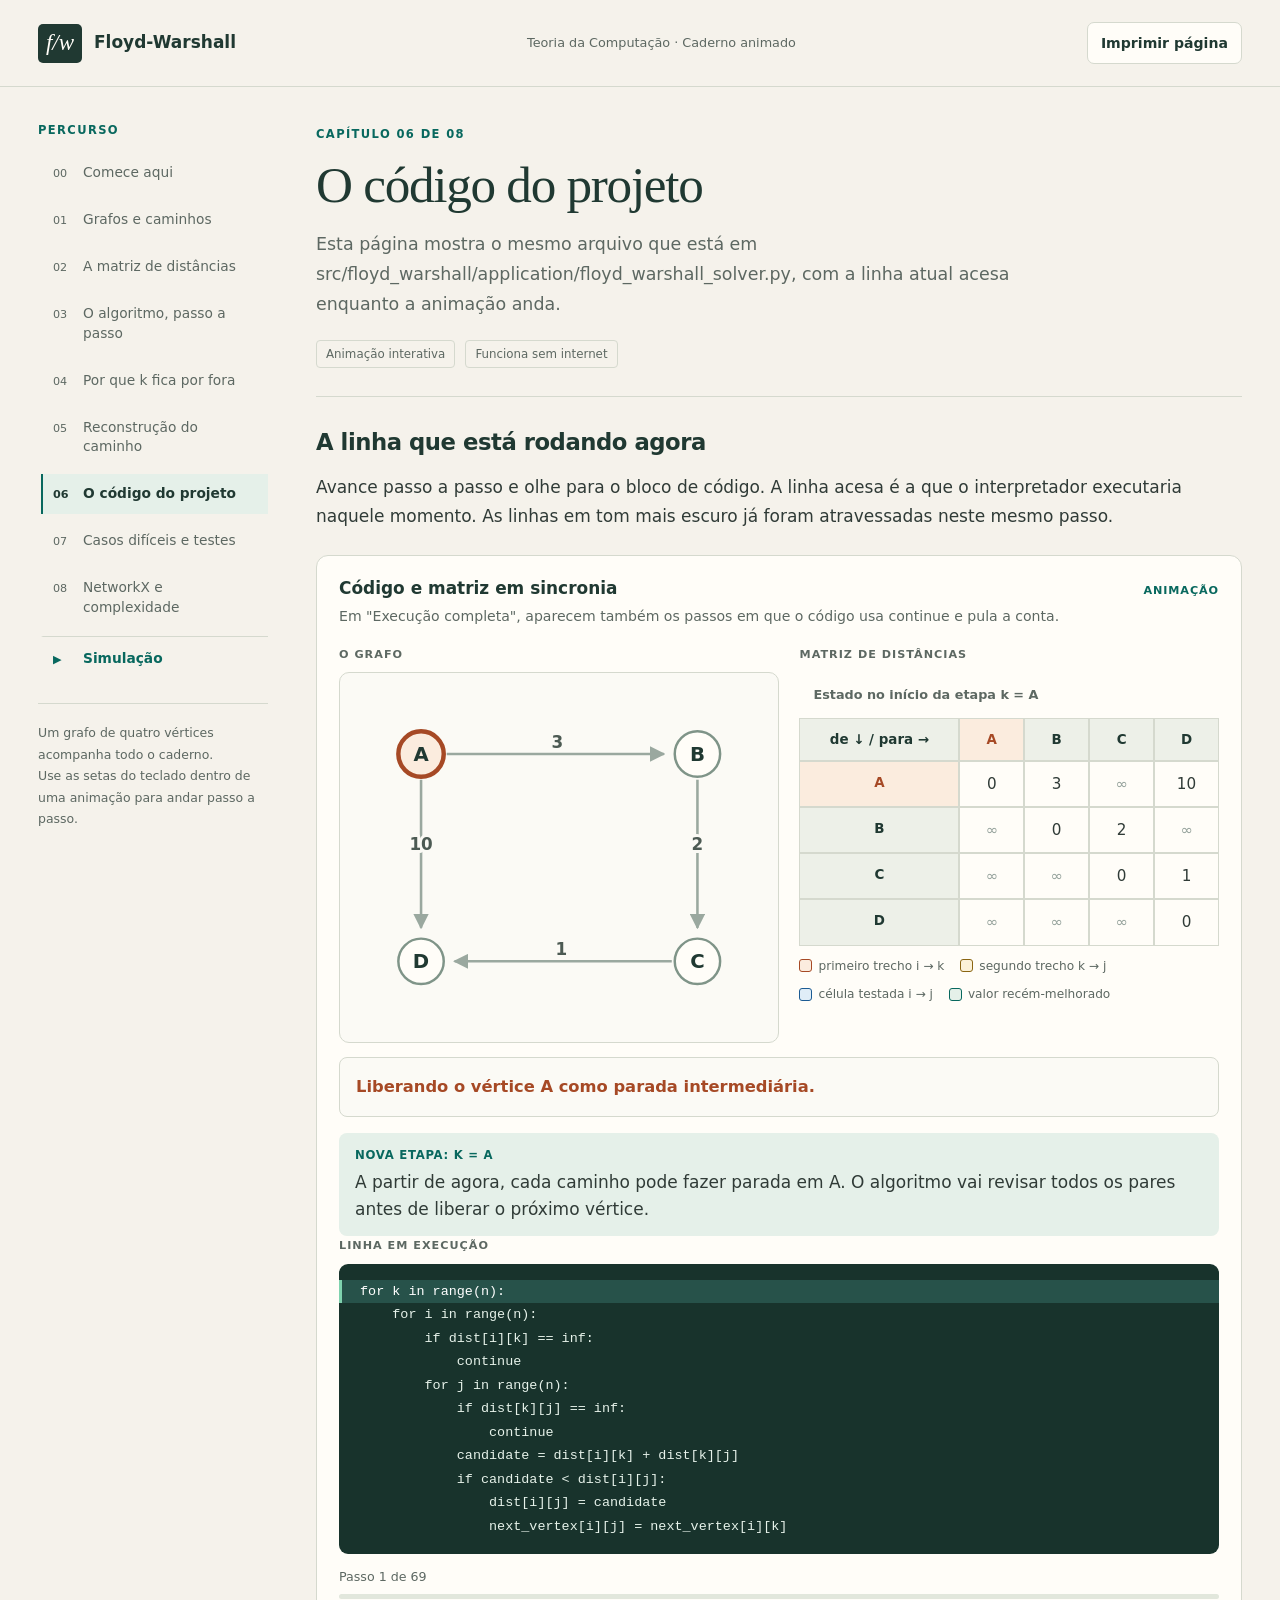
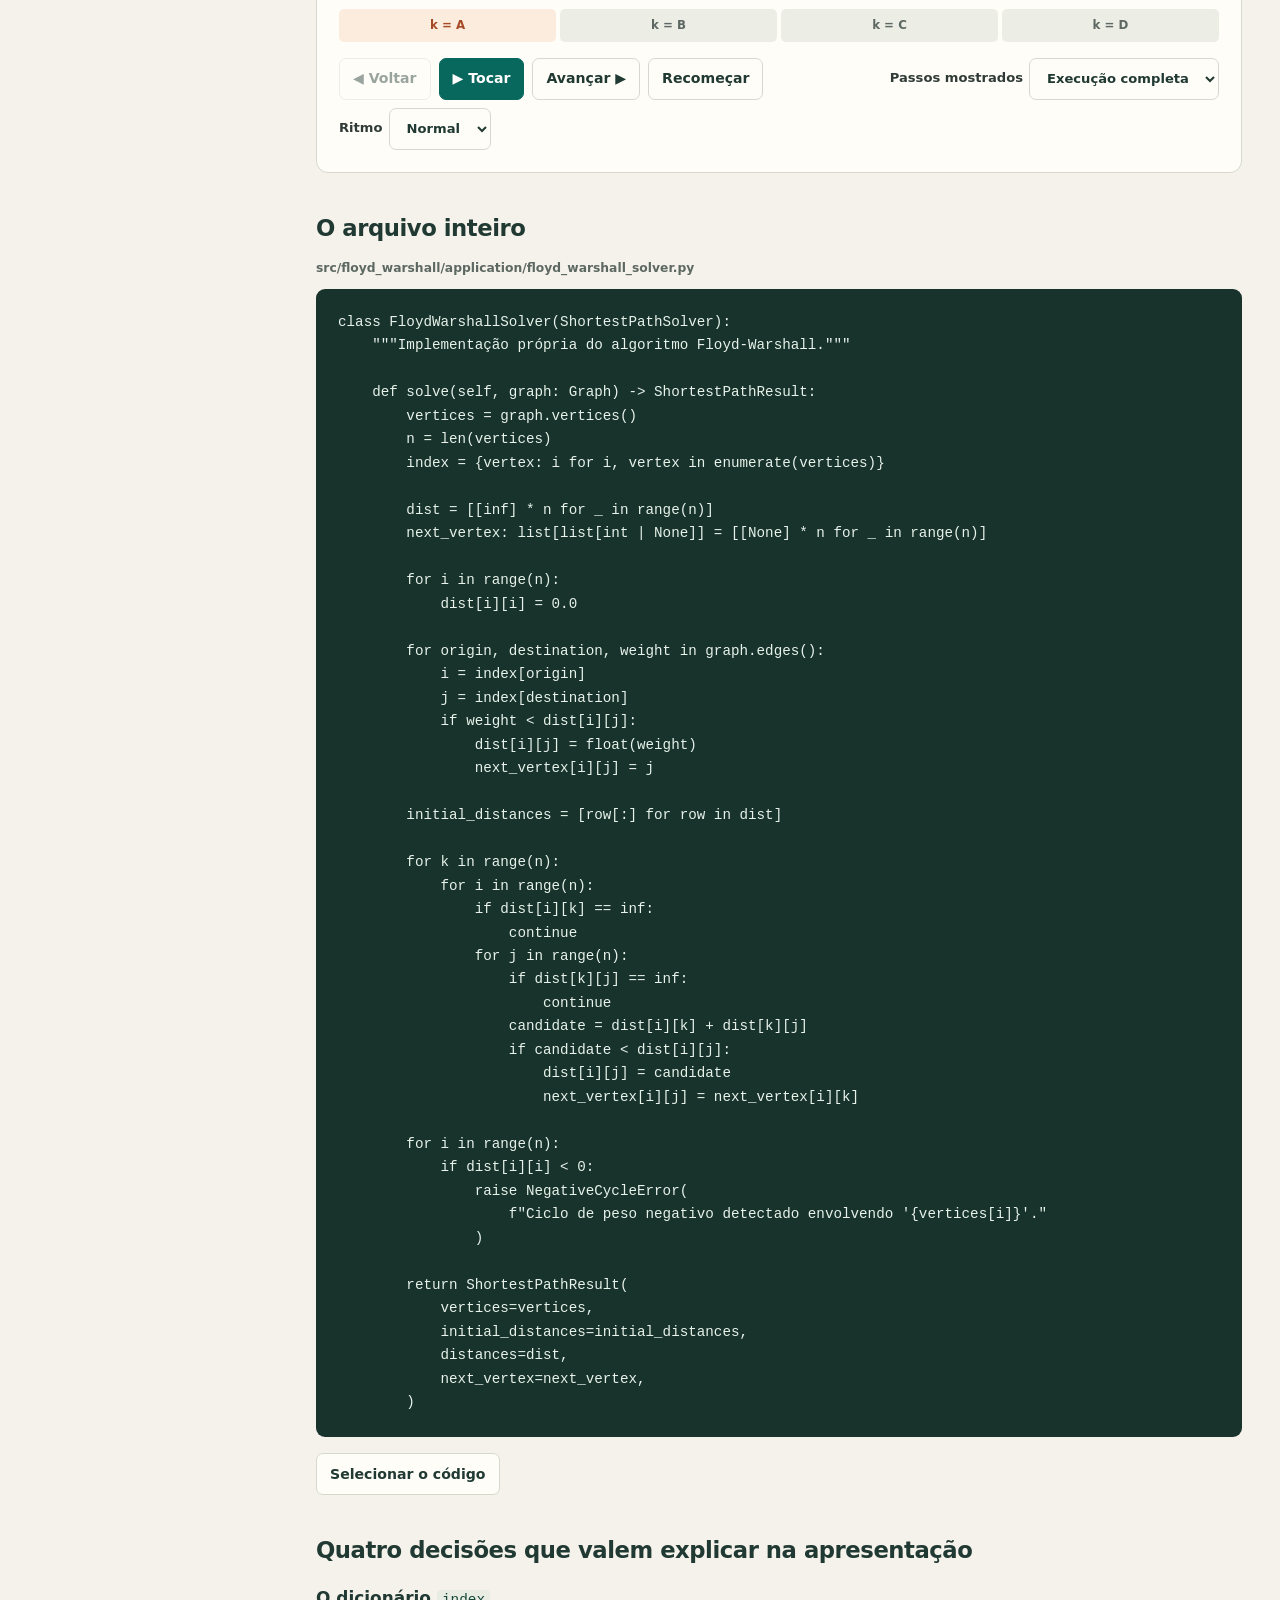
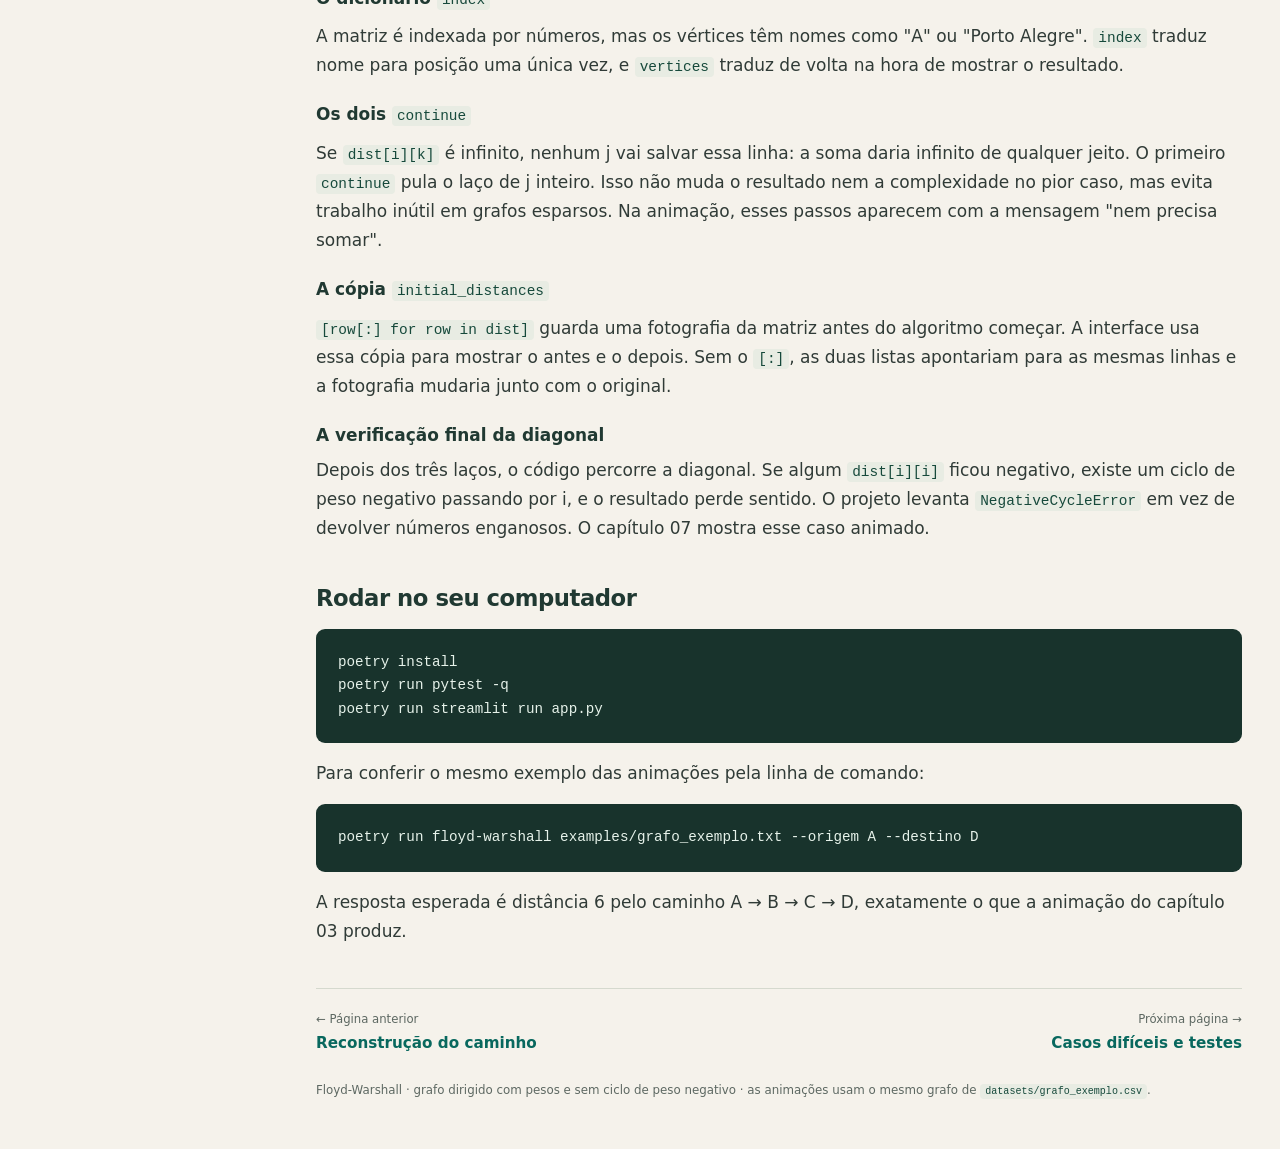
<file: study/06-python-implementation.html>
<!doctype html>
<html lang="pt-BR">
<head>
<meta charset="utf-8">
<meta name="viewport" content="width=device-width,initial-scale=1">
<meta name="description" content="O código real do projeto com a linha em execução acendendo enquanto a matriz muda.">
<title>O código do projeto | Floyd-Warshall</title>
<link rel="stylesheet" href="assets/study.css">
<script src="assets/fw.js" defer></script>
</head>
<body>
<a class="skip" href="#content">Ir para o conteúdo</a>
<header class="topbar">
<a class="brand" href="index.html"><span class="brand-mark" aria-hidden="true">f/w</span><span>Floyd-Warshall</span></a>
<span class="top-note">Teoria da Computação · Caderno animado</span>
<button type="button" data-print>Imprimir página</button>
</header>
<div class="layout">
<nav class="sidebar" aria-label="Páginas do material"><p class="eyebrow">Percurso</p><ol><li><a href="index.html"><span class="nav-number">00</span><span>Comece aqui</span></a></li><li><a href="01-graphs.html"><span class="nav-number">01</span><span>Grafos e caminhos</span></a></li><li><a href="02-distance-matrix.html"><span class="nav-number">02</span><span>A matriz de distâncias</span></a></li><li><a href="03-floyd-warshall.html"><span class="nav-number">03</span><span>O algoritmo, passo a passo</span></a></li><li><a href="04-loop-order.html"><span class="nav-number">04</span><span>Por que k fica por fora</span></a></li><li><a href="05-path-reconstruction.html"><span class="nav-number">05</span><span>Reconstrução do caminho</span></a></li><li><a href="06-python-implementation.html" aria-current="page"><span class="nav-number">06</span><span>O código do projeto</span></a></li><li><a href="07-testing-presentation.html"><span class="nav-number">07</span><span>Casos difíceis e testes</span></a></li><li><a href="08-networkx.html"><span class="nav-number">08</span><span>NetworkX e complexidade</span></a></li><li><a href="simulacao.html" class="nav-sim"><span class="nav-number">▶</span><span>Simulação</span></a></li></ol><p class="sidebar-note">Um grafo de quatro vértices acompanha todo o caderno.<br>Use as setas do teclado dentro de uma animação para andar passo a passo.</p></nav>
<main id="content">
<div class="hero"><p class="eyebrow">Capítulo 06 de 08</p><h1>O código do projeto</h1><p class="lead">Esta página mostra o mesmo arquivo que está em src/floyd_warshall/application/floyd_warshall_solver.py, com a linha atual acesa enquanto a animação anda.</p><div class="meta-line"><span class="tag">Animação interativa</span><span class="tag">Funciona sem internet</span></div></div>

<section id="sincronizado">
<h2>A linha que está rodando agora</h2>
<p>Avance passo a passo e olhe para o bloco de código. A linha acesa é a que o interpretador executaria naquele momento.
As linhas em tom mais escuro já foram atravessadas neste mesmo passo.</p>
<div data-fw-lab
     data-title="Código e matriz em sincronia"
     data-badge="Animação"
     data-sub="Em &quot;Execução completa&quot;, aparecem também os passos em que o código usa continue e pula a conta."
     data-show="code" data-detail="full"
     data-vertices="A@110,80 B@390,80 C@390,290 D@110,290" data-edges="A&gt;B:3 A&gt;D:10 B&gt;C:2 C&gt;D:1">{FALLBACK}</div>
</section>

<section id="completo">
<h2>O arquivo inteiro</h2>
<div class="code-header"><span>src/floyd_warshall/application/floyd_warshall_solver.py</span></div>
<pre><code id="solver">class FloydWarshallSolver(ShortestPathSolver):
    """Implementação própria do algoritmo Floyd-Warshall."""

    def solve(self, graph: Graph) -&gt; ShortestPathResult:
        vertices = graph.vertices()
        n = len(vertices)
        index = {vertex: i for i, vertex in enumerate(vertices)}

        dist = [[inf] * n for _ in range(n)]
        next_vertex: list[list[int | None]] = [[None] * n for _ in range(n)]

        for i in range(n):
            dist[i][i] = 0.0

        for origin, destination, weight in graph.edges():
            i = index[origin]
            j = index[destination]
            if weight &lt; dist[i][j]:
                dist[i][j] = float(weight)
                next_vertex[i][j] = j

        initial_distances = [row[:] for row in dist]

        for k in range(n):
            for i in range(n):
                if dist[i][k] == inf:
                    continue
                for j in range(n):
                    if dist[k][j] == inf:
                        continue
                    candidate = dist[i][k] + dist[k][j]
                    if candidate &lt; dist[i][j]:
                        dist[i][j] = candidate
                        next_vertex[i][j] = next_vertex[i][k]

        for i in range(n):
            if dist[i][i] &lt; 0:
                raise NegativeCycleError(
                    f"Ciclo de peso negativo detectado envolvendo '{vertices[i]}'."
                )

        return ShortestPathResult(
            vertices=vertices,
            initial_distances=initial_distances,
            distances=dist,
            next_vertex=next_vertex,
        )</code></pre>
<button type="button" data-copy="solver">Selecionar o código</button>
</section>

<section id="decisoes">
<h2>Quatro decisões que valem explicar na apresentação</h2>
<h3>O dicionário <code>index</code></h3>
<p>A matriz é indexada por números, mas os vértices têm nomes como "A" ou "Porto Alegre".
<code>index</code> traduz nome para posição uma única vez, e <code>vertices</code> traduz de volta na hora de mostrar o resultado.</p>

<h3>Os dois <code>continue</code></h3>
<p>Se <code>dist[i][k]</code> é infinito, nenhum j vai salvar essa linha: a soma daria infinito de qualquer jeito.
O primeiro <code>continue</code> pula o laço de j inteiro. Isso não muda o resultado nem a complexidade no pior caso,
mas evita trabalho inútil em grafos esparsos. Na animação, esses passos aparecem com a mensagem "nem precisa somar".</p>

<h3>A cópia <code>initial_distances</code></h3>
<p><code>[row[:] for row in dist]</code> guarda uma fotografia da matriz antes do algoritmo começar.
A interface usa essa cópia para mostrar o antes e o depois. Sem o <code>[:]</code>, as duas listas apontariam
para as mesmas linhas e a fotografia mudaria junto com o original.</p>

<h3>A verificação final da diagonal</h3>
<p>Depois dos três laços, o código percorre a diagonal. Se algum <code>dist[i][i]</code> ficou negativo, existe um ciclo
de peso negativo passando por i, e o resultado perde sentido. O projeto levanta <code>NegativeCycleError</code> em vez de
devolver números enganosos. O capítulo 07 mostra esse caso animado.</p>
</section>

<section id="rodar">
<h2>Rodar no seu computador</h2>
<pre><code>poetry install
poetry run pytest -q
poetry run streamlit run app.py</code></pre>
<p>Para conferir o mesmo exemplo das animações pela linha de comando:</p>
<pre><code>poetry run floyd-warshall examples/grafo_exemplo.txt --origem A --destino D</code></pre>
<p>A resposta esperada é distância 6 pelo caminho A → B → C → D, exatamente o que a animação do capítulo 03 produz.</p>
</section>

<nav class="next-nav" aria-label="Navegação entre capítulos"><a href="05-path-reconstruction.html"><small>← Página anterior</small>Reconstrução do caminho</a><a href="07-testing-presentation.html"><small>Próxima página →</small>Casos difíceis e testes</a></nav>
<footer>Floyd-Warshall · grafo dirigido com pesos e sem ciclo de peso negativo · as animações usam o mesmo grafo de <code>datasets/grafo_exemplo.csv</code>.</footer>
</main>
</div>
</body>
</html>
</file>
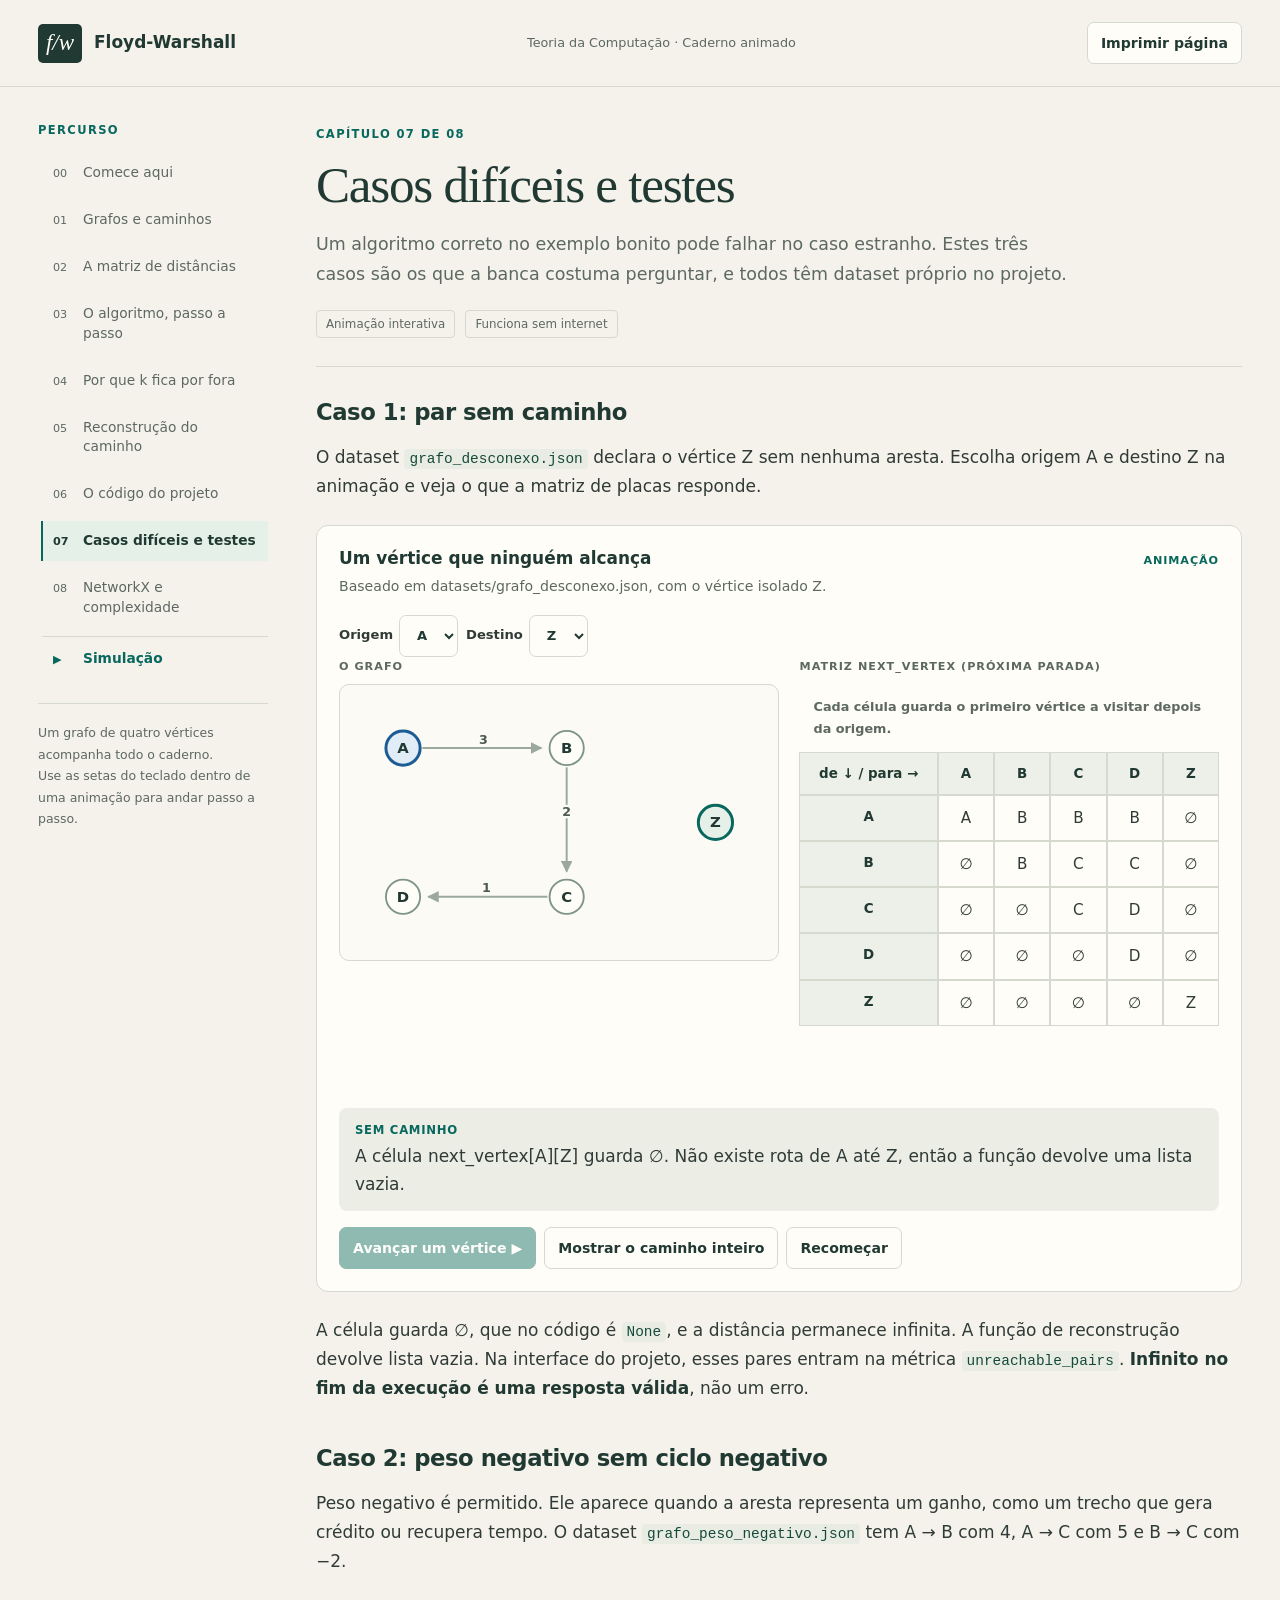
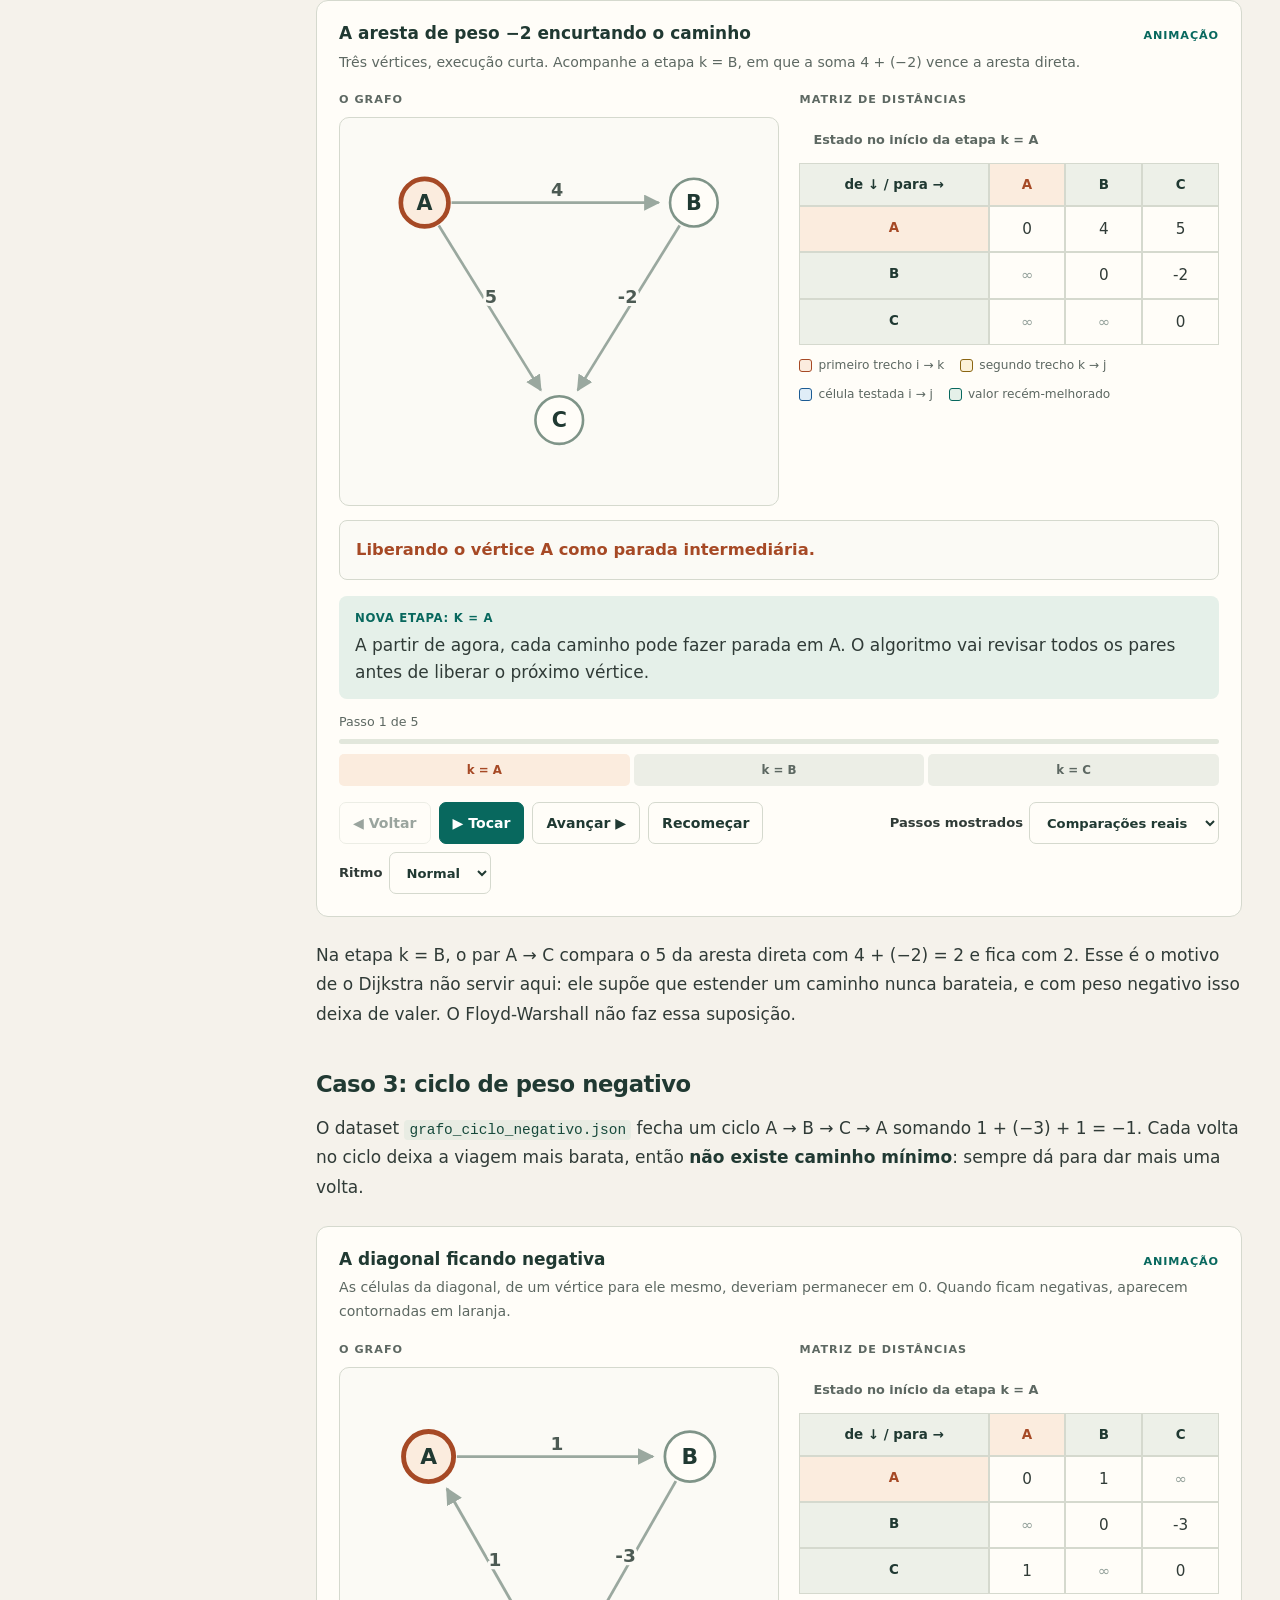
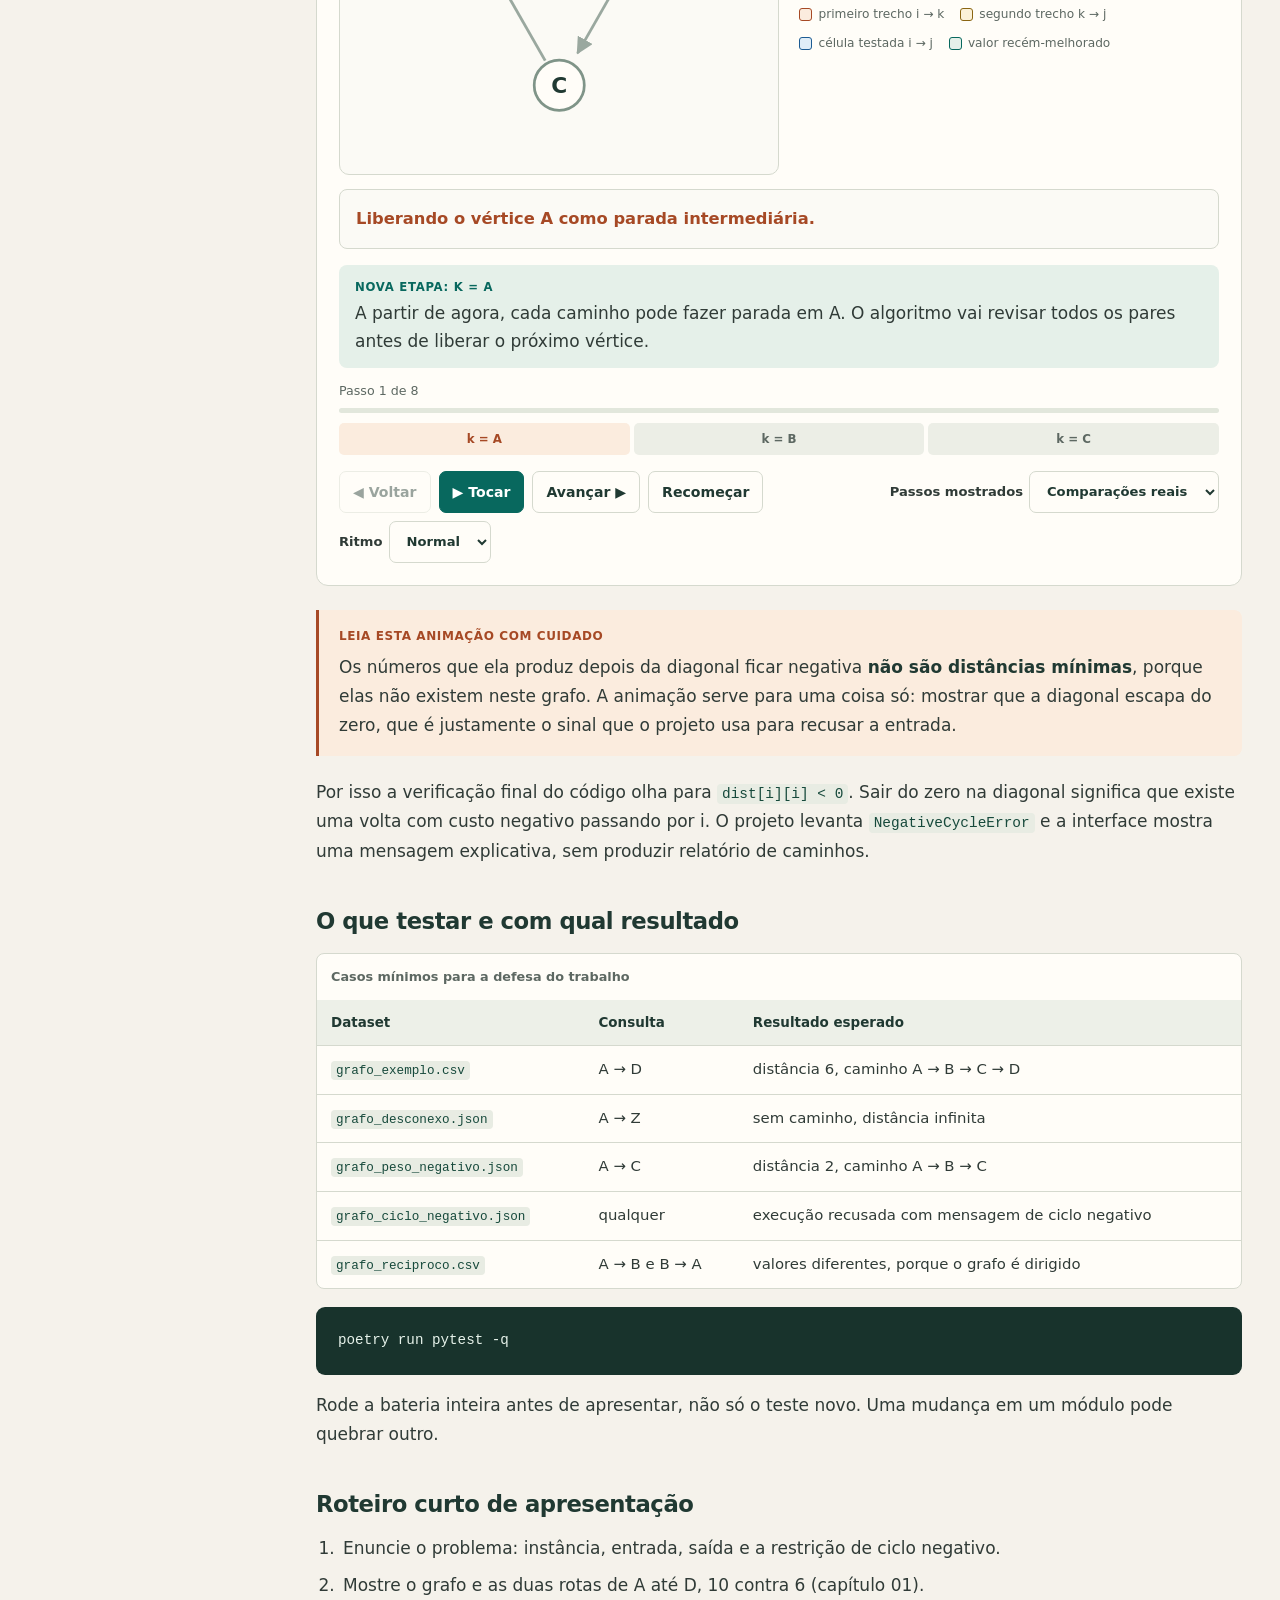
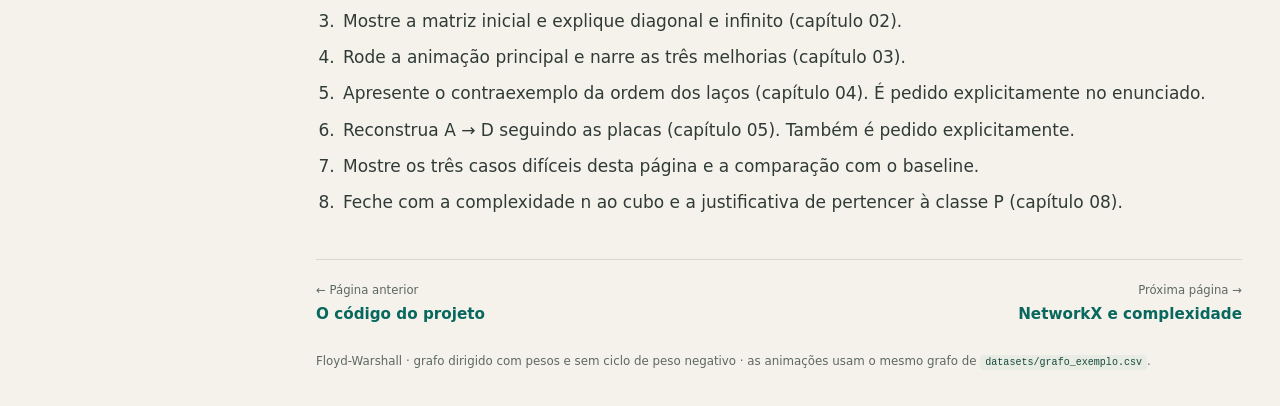
<file: study/07-testing-presentation.html>
<!doctype html>
<html lang="pt-BR">
<head>
<meta charset="utf-8">
<meta name="viewport" content="width=device-width,initial-scale=1">
<meta name="description" content="Pares sem caminho, pesos negativos e ciclo de peso negativo, cada um com sua animação e com o teste correspondente.">
<title>Casos difíceis e testes | Floyd-Warshall</title>
<link rel="stylesheet" href="assets/study.css">
<script src="assets/fw.js" defer></script>
</head>
<body>
<a class="skip" href="#content">Ir para o conteúdo</a>
<header class="topbar">
<a class="brand" href="index.html"><span class="brand-mark" aria-hidden="true">f/w</span><span>Floyd-Warshall</span></a>
<span class="top-note">Teoria da Computação · Caderno animado</span>
<button type="button" data-print>Imprimir página</button>
</header>
<div class="layout">
<nav class="sidebar" aria-label="Páginas do material"><p class="eyebrow">Percurso</p><ol><li><a href="index.html"><span class="nav-number">00</span><span>Comece aqui</span></a></li><li><a href="01-graphs.html"><span class="nav-number">01</span><span>Grafos e caminhos</span></a></li><li><a href="02-distance-matrix.html"><span class="nav-number">02</span><span>A matriz de distâncias</span></a></li><li><a href="03-floyd-warshall.html"><span class="nav-number">03</span><span>O algoritmo, passo a passo</span></a></li><li><a href="04-loop-order.html"><span class="nav-number">04</span><span>Por que k fica por fora</span></a></li><li><a href="05-path-reconstruction.html"><span class="nav-number">05</span><span>Reconstrução do caminho</span></a></li><li><a href="06-python-implementation.html"><span class="nav-number">06</span><span>O código do projeto</span></a></li><li><a href="07-testing-presentation.html" aria-current="page"><span class="nav-number">07</span><span>Casos difíceis e testes</span></a></li><li><a href="08-networkx.html"><span class="nav-number">08</span><span>NetworkX e complexidade</span></a></li><li><a href="simulacao.html" class="nav-sim"><span class="nav-number">▶</span><span>Simulação</span></a></li></ol><p class="sidebar-note">Um grafo de quatro vértices acompanha todo o caderno.<br>Use as setas do teclado dentro de uma animação para andar passo a passo.</p></nav>
<main id="content">
<div class="hero"><p class="eyebrow">Capítulo 07 de 08</p><h1>Casos difíceis e testes</h1><p class="lead">Um algoritmo correto no exemplo bonito pode falhar no caso estranho. Estes três casos são os que a banca costuma perguntar, e todos têm dataset próprio no projeto.</p><div class="meta-line"><span class="tag">Animação interativa</span><span class="tag">Funciona sem internet</span></div></div>

<section id="sem-caminho">
<h2>Caso 1: par sem caminho</h2>
<p>O dataset <code>grafo_desconexo.json</code> declara o vértice Z sem nenhuma aresta. Escolha origem A e destino Z
na animação e veja o que a matriz de placas responde.</p>
<div data-path-lab
     data-title="Um vértice que ninguém alcança"
     data-badge="Animação"
     data-sub="Baseado em datasets/grafo_desconexo.json, com o vértice isolado Z."
     data-vertices="A@100,80 B@320,80 C@320,280 D@100,280 Z@520,180"
     data-edges="A>B:3 B>C:2 C>D:1"><div class="no-js">Esta animação precisa de JavaScript. Com ele desligado, use o texto e as tabelas desta página, que contêm os mesmos números.</div></div>
<p>A célula guarda ∅, que no código é <code>None</code>, e a distância permanece infinita. A função de reconstrução
devolve lista vazia. Na interface do projeto, esses pares entram na métrica <code>unreachable_pairs</code>.
<strong>Infinito no fim da execução é uma resposta válida</strong>, não um erro.</p>
</section>

<section id="peso-negativo">
<h2>Caso 2: peso negativo sem ciclo negativo</h2>
<p>Peso negativo é permitido. Ele aparece quando a aresta representa um ganho, como um trecho que gera crédito
ou recupera tempo. O dataset <code>grafo_peso_negativo.json</code> tem A → B com 4, A → C com 5 e B → C com −2.</p>
<div data-fw-lab
     data-title="A aresta de peso −2 encurtando o caminho"
     data-badge="Animação"
     data-sub="Três vértices, execução curta. Acompanhe a etapa k = B, em que a soma 4 + (−2) vence a aresta direta."
     data-vertices="A@110,90 B@370,90 C@240,300"
     data-edges="A>B:4 A>C:5 B>C:-2"><div class="no-js">Esta animação precisa de JavaScript. Com ele desligado, use o texto e as tabelas desta página, que contêm os mesmos números.</div></div>
<p>Na etapa k = B, o par A → C compara o 5 da aresta direta com 4 + (−2) = 2 e fica com 2.
Esse é o motivo de o Dijkstra não servir aqui: ele supõe que estender um caminho nunca barateia, e com peso negativo isso deixa de valer.
O Floyd-Warshall não faz essa suposição.</p>
</section>

<section id="ciclo-negativo">
<h2>Caso 3: ciclo de peso negativo</h2>
<p>O dataset <code>grafo_ciclo_negativo.json</code> fecha um ciclo A → B → C → A somando 1 + (−3) + 1 = −1.
Cada volta no ciclo deixa a viagem mais barata, então <strong>não existe caminho mínimo</strong>: sempre dá para dar mais uma volta.</p>
<div data-fw-lab
     data-title="A diagonal ficando negativa"
     data-badge="Animação"
     data-sub="As células da diagonal, de um vértice para ele mesmo, deveriam permanecer em 0. Quando ficam negativas, aparecem contornadas em laranja."
     data-vertices="A@120,90 B@360,90 C@240,300"
     data-edges="A>B:1 B>C:-3 C>A:1"
     data-done-caption="Estes números não são distâncias mínimas"
     data-done-formula="Diagonal negativa: o projeto recusa esta entrada."
     data-done-head="Fim da execução, com um alerta"
     data-done-tone="keep"
     data-done-text="As três células da diagonal ficaram negativas. Isso prova que existe um ciclo de peso negativo. Os outros números desta matriz não são distâncias mínimas, porque distâncias mínimas não existem neste grafo."><div class="no-js">Esta animação precisa de JavaScript. Com ele desligado, use o texto e as tabelas desta página, que contêm os mesmos números.</div></div>
<div class="note caution"><span class="note-label">Leia esta animação com cuidado</span>
<p>Os números que ela produz depois da diagonal ficar negativa <strong>não são distâncias mínimas</strong>, porque elas não existem
neste grafo. A animação serve para uma coisa só: mostrar que a diagonal escapa do zero, que é justamente o sinal
que o projeto usa para recusar a entrada.</p></div>
<p>Por isso a verificação final do código olha para <code>dist[i][i] &lt; 0</code>. Sair do zero na diagonal significa
que existe uma volta com custo negativo passando por i. O projeto levanta <code>NegativeCycleError</code> e a interface
mostra uma mensagem explicativa, sem produzir relatório de caminhos.</p>
</section>

<section id="testes">
<h2>O que testar e com qual resultado</h2>
<div class="table-wrap"><table>
<caption>Casos mínimos para a defesa do trabalho</caption>
<thead><tr><th>Dataset</th><th>Consulta</th><th>Resultado esperado</th></tr></thead>
<tbody>
<tr><td><code>grafo_exemplo.csv</code></td><td>A → D</td><td>distância 6, caminho A → B → C → D</td></tr>
<tr><td><code>grafo_desconexo.json</code></td><td>A → Z</td><td>sem caminho, distância infinita</td></tr>
<tr><td><code>grafo_peso_negativo.json</code></td><td>A → C</td><td>distância 2, caminho A → B → C</td></tr>
<tr><td><code>grafo_ciclo_negativo.json</code></td><td>qualquer</td><td>execução recusada com mensagem de ciclo negativo</td></tr>
<tr><td><code>grafo_reciproco.csv</code></td><td>A → B e B → A</td><td>valores diferentes, porque o grafo é dirigido</td></tr>
</tbody></table></div>
<pre><code>poetry run pytest -q</code></pre>
<p>Rode a bateria inteira antes de apresentar, não só o teste novo. Uma mudança em um módulo pode quebrar outro.</p>
</section>

<section id="roteiro">
<h2>Roteiro curto de apresentação</h2>
<ol>
<li>Enuncie o problema: instância, entrada, saída e a restrição de ciclo negativo.</li>
<li>Mostre o grafo e as duas rotas de A até D, 10 contra 6 (capítulo 01).</li>
<li>Mostre a matriz inicial e explique diagonal e infinito (capítulo 02).</li>
<li>Rode a animação principal e narre as três melhorias (capítulo 03).</li>
<li>Apresente o contraexemplo da ordem dos laços (capítulo 04). É pedido explicitamente no enunciado.</li>
<li>Reconstrua A → D seguindo as placas (capítulo 05). Também é pedido explicitamente.</li>
<li>Mostre os três casos difíceis desta página e a comparação com o baseline.</li>
<li>Feche com a complexidade n ao cubo e a justificativa de pertencer à classe P (capítulo 08).</li>
</ol>
</section>

<nav class="next-nav" aria-label="Navegação entre capítulos"><a href="06-python-implementation.html"><small>← Página anterior</small>O código do projeto</a><a href="08-networkx.html"><small>Próxima página →</small>NetworkX e complexidade</a></nav>
<footer>Floyd-Warshall · grafo dirigido com pesos e sem ciclo de peso negativo · as animações usam o mesmo grafo de <code>datasets/grafo_exemplo.csv</code>.</footer>
</main>
</div>
</body>
</html>
</file>
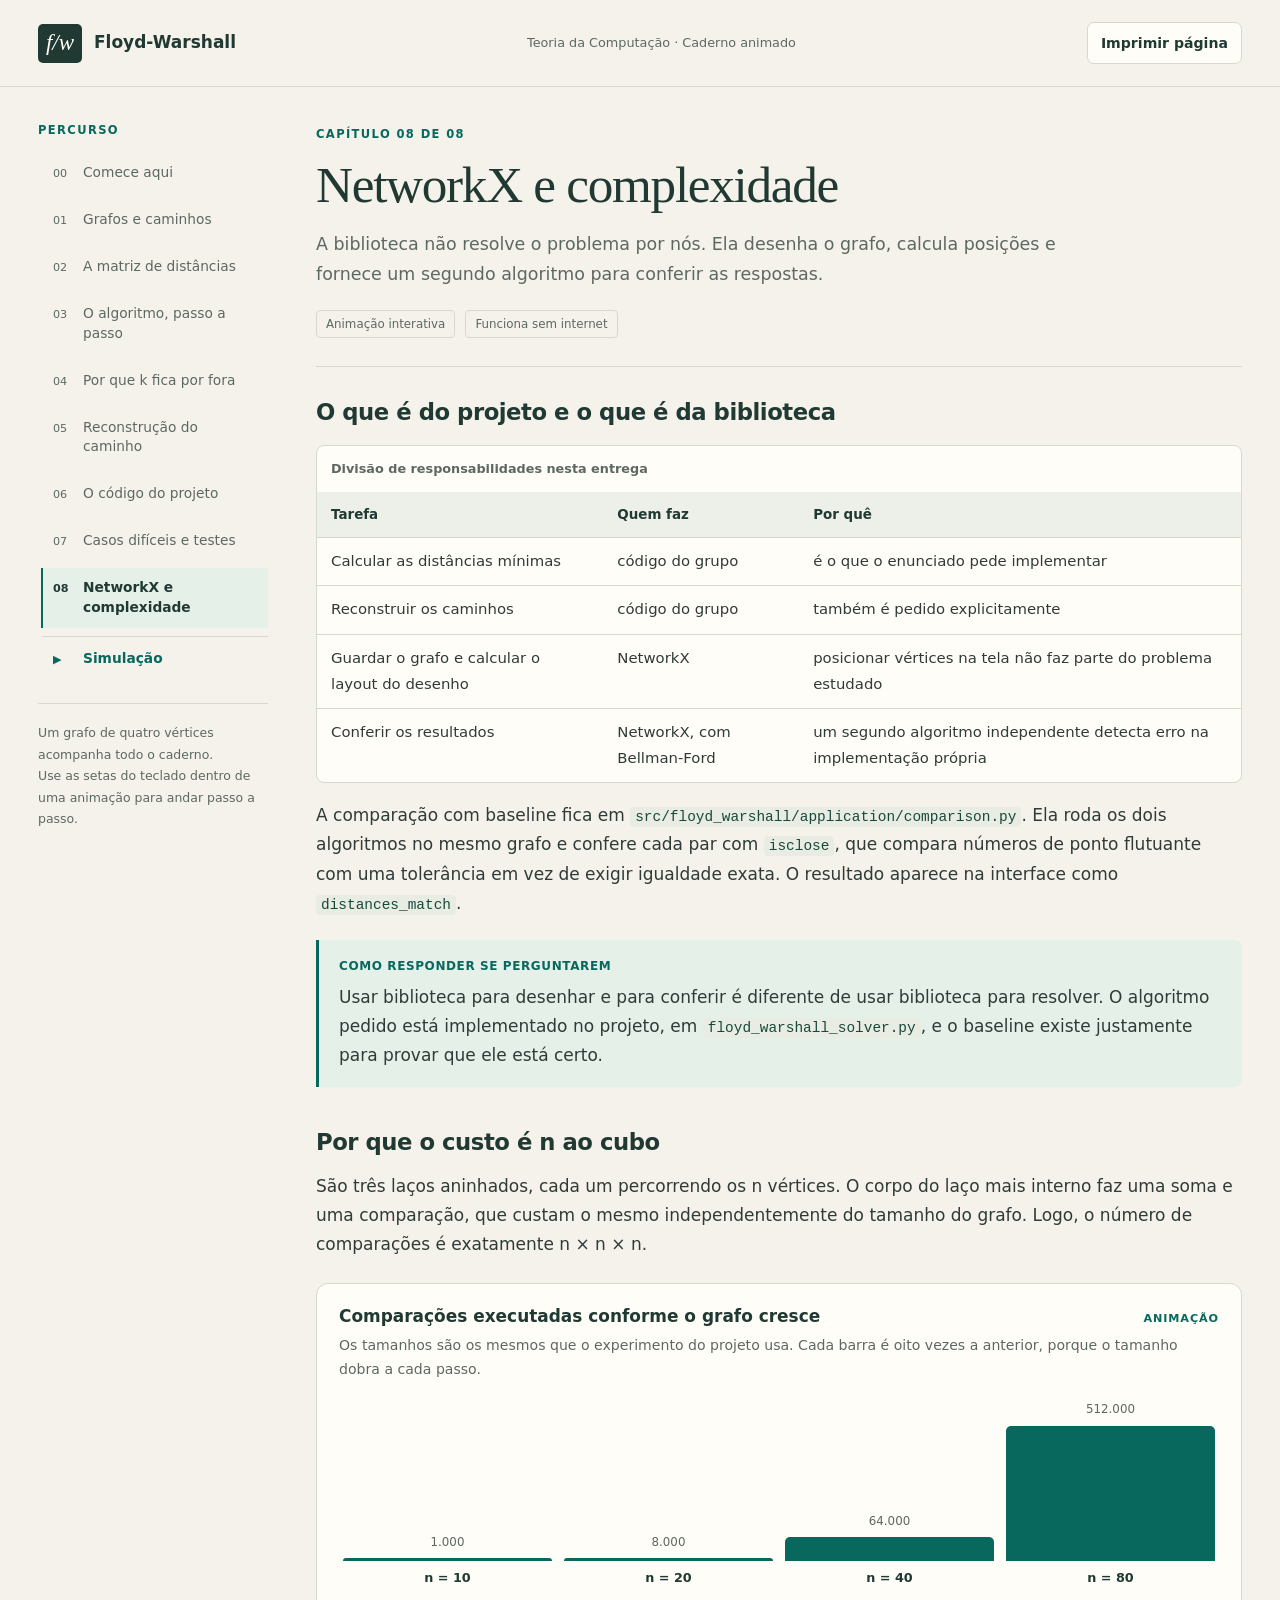
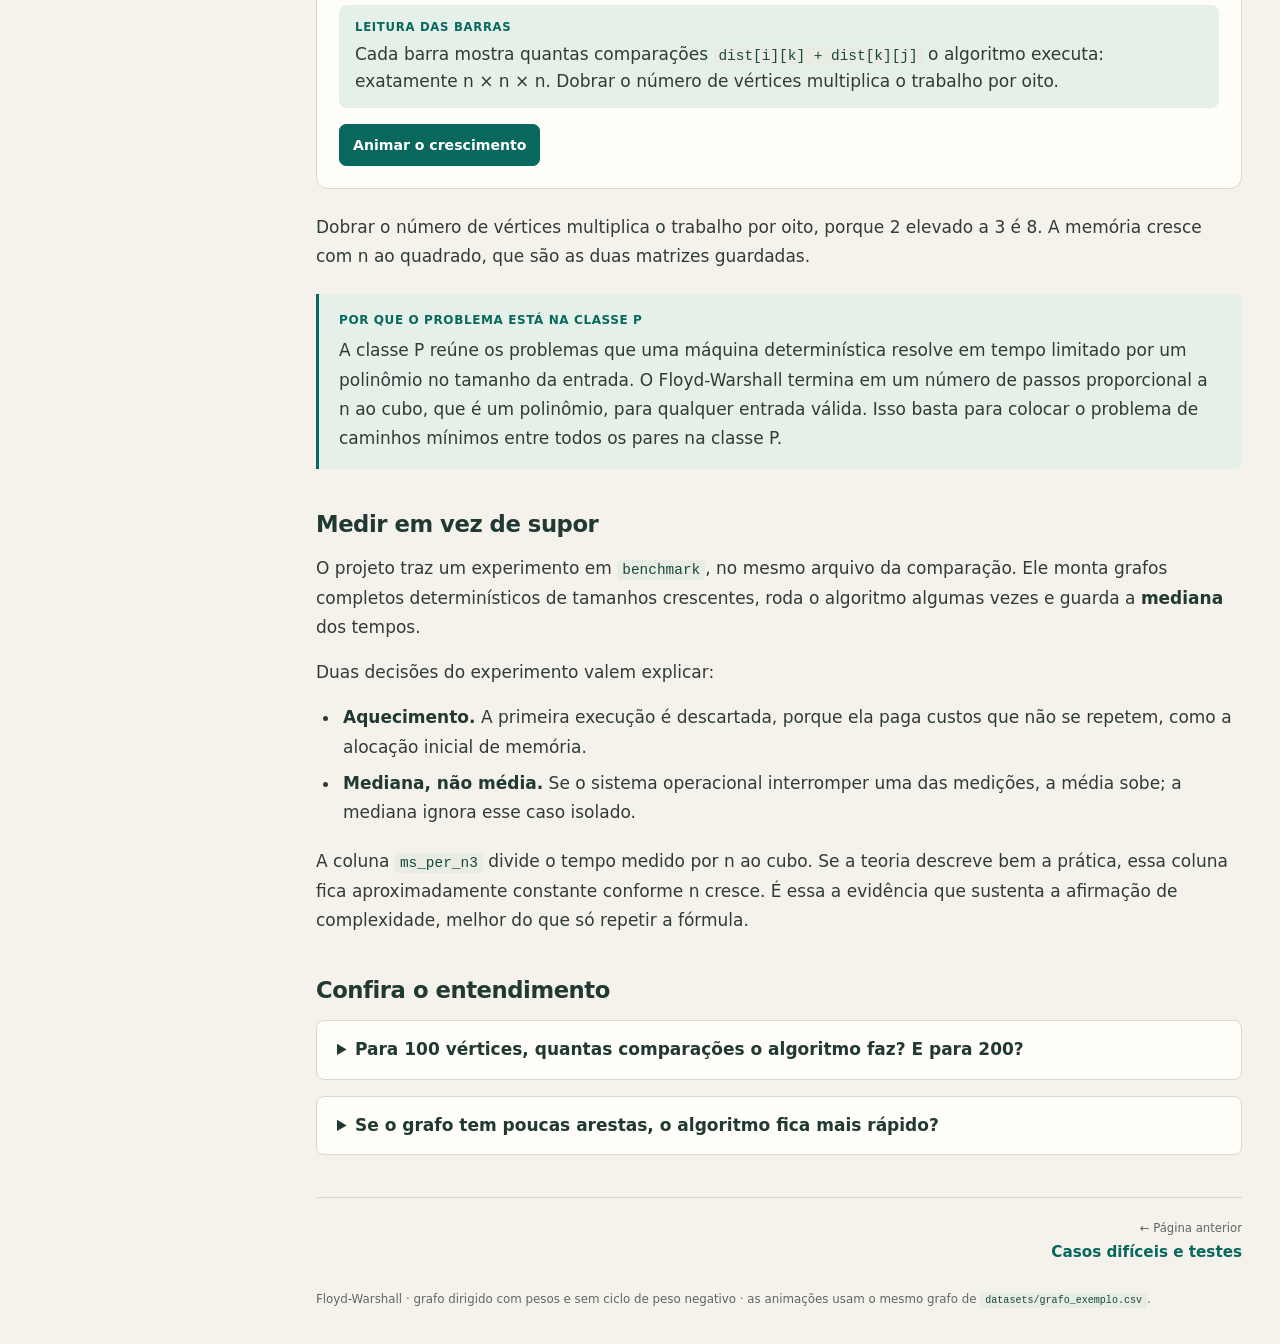
<file: study/08-networkx.html>
<!doctype html>
<html lang="pt-BR">
<head>
<meta charset="utf-8">
<meta name="viewport" content="width=device-width,initial-scale=1">
<meta name="description" content="O papel da biblioteca no projeto e uma animação do crescimento cúbico do número de comparações.">
<title>NetworkX e complexidade | Floyd-Warshall</title>
<link rel="stylesheet" href="assets/study.css">
<script src="assets/fw.js" defer></script>
</head>
<body>
<a class="skip" href="#content">Ir para o conteúdo</a>
<header class="topbar">
<a class="brand" href="index.html"><span class="brand-mark" aria-hidden="true">f/w</span><span>Floyd-Warshall</span></a>
<span class="top-note">Teoria da Computação · Caderno animado</span>
<button type="button" data-print>Imprimir página</button>
</header>
<div class="layout">
<nav class="sidebar" aria-label="Páginas do material"><p class="eyebrow">Percurso</p><ol><li><a href="index.html"><span class="nav-number">00</span><span>Comece aqui</span></a></li><li><a href="01-graphs.html"><span class="nav-number">01</span><span>Grafos e caminhos</span></a></li><li><a href="02-distance-matrix.html"><span class="nav-number">02</span><span>A matriz de distâncias</span></a></li><li><a href="03-floyd-warshall.html"><span class="nav-number">03</span><span>O algoritmo, passo a passo</span></a></li><li><a href="04-loop-order.html"><span class="nav-number">04</span><span>Por que k fica por fora</span></a></li><li><a href="05-path-reconstruction.html"><span class="nav-number">05</span><span>Reconstrução do caminho</span></a></li><li><a href="06-python-implementation.html"><span class="nav-number">06</span><span>O código do projeto</span></a></li><li><a href="07-testing-presentation.html"><span class="nav-number">07</span><span>Casos difíceis e testes</span></a></li><li><a href="08-networkx.html" aria-current="page"><span class="nav-number">08</span><span>NetworkX e complexidade</span></a></li><li><a href="simulacao.html" class="nav-sim"><span class="nav-number">▶</span><span>Simulação</span></a></li></ol><p class="sidebar-note">Um grafo de quatro vértices acompanha todo o caderno.<br>Use as setas do teclado dentro de uma animação para andar passo a passo.</p></nav>
<main id="content">
<div class="hero"><p class="eyebrow">Capítulo 08 de 08</p><h1>NetworkX e complexidade</h1><p class="lead">A biblioteca não resolve o problema por nós. Ela desenha o grafo, calcula posições e fornece um segundo algoritmo para conferir as respostas.</p><div class="meta-line"><span class="tag">Animação interativa</span><span class="tag">Funciona sem internet</span></div></div>

<section id="papel">
<h2>O que é do projeto e o que é da biblioteca</h2>
<div class="table-wrap"><table>
<caption>Divisão de responsabilidades nesta entrega</caption>
<thead><tr><th>Tarefa</th><th>Quem faz</th><th>Por quê</th></tr></thead>
<tbody>
<tr><td>Calcular as distâncias mínimas</td><td>código do grupo</td><td>é o que o enunciado pede implementar</td></tr>
<tr><td>Reconstruir os caminhos</td><td>código do grupo</td><td>também é pedido explicitamente</td></tr>
<tr><td>Guardar o grafo e calcular o layout do desenho</td><td>NetworkX</td><td>posicionar vértices na tela não faz parte do problema estudado</td></tr>
<tr><td>Conferir os resultados</td><td>NetworkX, com Bellman-Ford</td><td>um segundo algoritmo independente detecta erro na implementação própria</td></tr>
</tbody></table></div>
<p>A comparação com baseline fica em <code>src/floyd_warshall/application/comparison.py</code>. Ela roda os dois algoritmos
no mesmo grafo e confere cada par com <code>isclose</code>, que compara números de ponto flutuante com uma tolerância
em vez de exigir igualdade exata. O resultado aparece na interface como <code>distances_match</code>.</p>
<div class="note"><span class="note-label">Como responder se perguntarem</span>
<p>Usar biblioteca para desenhar e para conferir é diferente de usar biblioteca para resolver.
O algoritmo pedido está implementado no projeto, em <code>floyd_warshall_solver.py</code>, e o baseline existe justamente
para provar que ele está certo.</p></div>
</section>

<section id="complexidade">
<h2>Por que o custo é n ao cubo</h2>
<p>São três laços aninhados, cada um percorrendo os n vértices. O corpo do laço mais interno faz uma soma e uma comparação,
que custam o mesmo independentemente do tamanho do grafo. Logo, o número de comparações é exatamente n × n × n.</p>
<div data-bars-lab
     data-title="Comparações executadas conforme o grafo cresce"
     data-badge="Animação"
     data-sub="Os tamanhos são os mesmos que o experimento do projeto usa. Cada barra é oito vezes a anterior, porque o tamanho dobra a cada passo."
     data-sizes="10,20,40,80">
<div class="no-js">Sem JavaScript: 10 vértices geram 1.000 comparações; 20 geram 8.000; 40 geram 64.000; 80 geram 512.000.</div></div>
<p>Dobrar o número de vértices multiplica o trabalho por oito, porque 2 elevado a 3 é 8.
A memória cresce com n ao quadrado, que são as duas matrizes guardadas.</p>
<div class="note"><span class="note-label">Por que o problema está na classe P</span>
<p>A classe P reúne os problemas que uma máquina determinística resolve em tempo limitado por um polinômio no tamanho da entrada.
O Floyd-Warshall termina em um número de passos proporcional a n ao cubo, que é um polinômio, para qualquer entrada válida.
Isso basta para colocar o problema de caminhos mínimos entre todos os pares na classe P.</p></div>
</section>

<section id="medicao">
<h2>Medir em vez de supor</h2>
<p>O projeto traz um experimento em <code>benchmark</code>, no mesmo arquivo da comparação. Ele monta grafos completos
determinísticos de tamanhos crescentes, roda o algoritmo algumas vezes e guarda a <strong>mediana</strong> dos tempos.</p>
<p>Duas decisões do experimento valem explicar:</p>
<ul>
<li><strong>Aquecimento.</strong> A primeira execução é descartada, porque ela paga custos que não se repetem, como a alocação inicial de memória.</li>
<li><strong>Mediana, não média.</strong> Se o sistema operacional interromper uma das medições, a média sobe; a mediana ignora esse caso isolado.</li>
</ul>
<p>A coluna <code>ms_per_n3</code> divide o tempo medido por n ao cubo. Se a teoria descreve bem a prática, essa coluna
fica aproximadamente constante conforme n cresce. É essa a evidência que sustenta a afirmação de complexidade,
melhor do que só repetir a fórmula.</p>
</section>

<section id="pratica">
<h2>Confira o entendimento</h2>
<details><summary>Para 100 vértices, quantas comparações o algoritmo faz? E para 200?</summary>
<div class="answer"><p>1.000.000 para 100 vértices e 8.000.000 para 200. O tamanho dobrou, o trabalho ficou oito vezes maior.</p></div></details>
<details><summary>Se o grafo tem poucas arestas, o algoritmo fica mais rápido?</summary>
<div class="answer"><p>Os três laços percorrem vértices, não arestas, então o número de repetições não muda.
Os dois <code>continue</code> economizam contas em grafos esparsos, mas a complexidade no pior caso continua sendo n ao cubo.
Para grafos muito esparsos, rodar Dijkstra a partir de cada vértice costuma sair mais barato, desde que não haja peso negativo.</p></div></details>
</section>

<nav class="next-nav" aria-label="Navegação entre capítulos"><a href="07-testing-presentation.html"><small>← Página anterior</small>Casos difíceis e testes</a></nav>
<footer>Floyd-Warshall · grafo dirigido com pesos e sem ciclo de peso negativo · as animações usam o mesmo grafo de <code>datasets/grafo_exemplo.csv</code>.</footer>
</main>
</div>
</body>
</html>
</file>
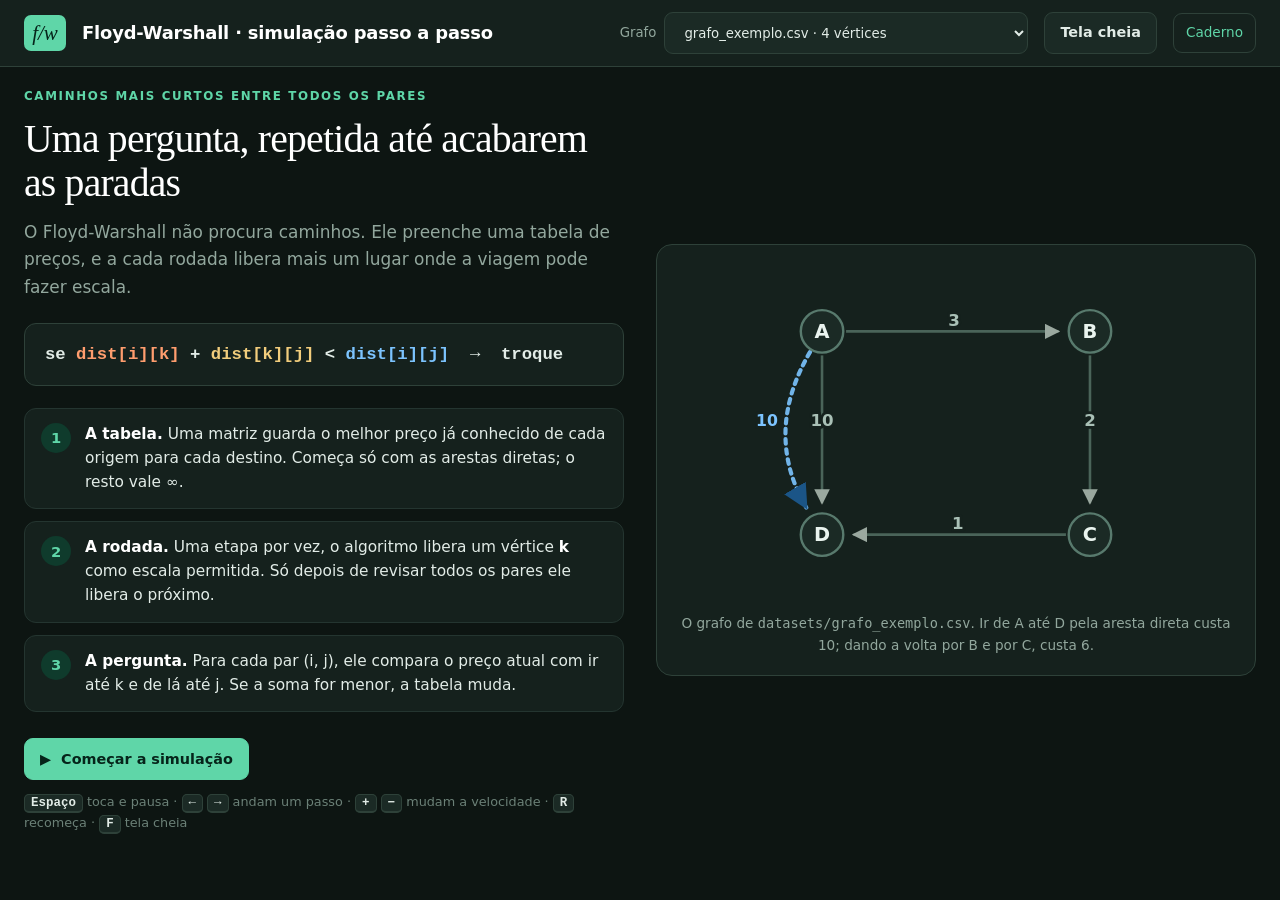
<file: study/simulacao.html>
<!doctype html>
<html lang="pt-BR">
<head>
<meta charset="utf-8">
<meta name="viewport" content="width=device-width,initial-scale=1">
<meta name="description" content="Simulação passo a passo do Floyd-Warshall em tema escuro, com o algoritmo ao lado, feita para gravação de tela.">
<title>Simulação | Floyd-Warshall</title>
<link rel="stylesheet" href="assets/simulacao.css">
<script src="assets/fw.js" defer></script>
<script src="assets/simulacao.js" defer></script>
</head>
<body>

<header class="sim-top">
  <span class="mark" aria-hidden="true">f/w</span>
  <h1>Floyd-Warshall · simulação passo a passo</h1>
  <span class="grow"></span>
  <label for="dataset">Grafo
    <select id="dataset"></select>
  </label>
  <button type="button" id="btn-tela">Tela cheia</button>
  <a href="index.html">Caderno</a>
</header>

<main>

  <!-- ---------------- tela de introdução ---------------- -->
  <section class="screen" id="intro" aria-label="Introdução">
    <div class="intro-grid">
      <div class="intro-text">
        <p class="intro-eyebrow">Caminhos mais curtos entre todos os pares</p>
        <h2>Uma pergunta, repetida até acabarem as paradas</h2>
        <p class="lead">O Floyd-Warshall não procura caminhos. Ele preenche uma tabela de preços,
        e a cada rodada libera mais um lugar onde a viagem pode fazer escala.</p>

        <p class="intro-formula">
          se <span class="a">dist[i][k]</span> + <span class="b">dist[k][j]</span>
          &lt; <span class="t">dist[i][j]</span> &nbsp;→&nbsp; troque
        </p>

        <ol class="intro-steps">
          <li><span class="n">1</span><p><strong>A tabela.</strong> Uma matriz guarda o melhor preço já conhecido
          de cada origem para cada destino. Começa só com as arestas diretas; o resto vale ∞.</p></li>
          <li><span class="n">2</span><p><strong>A rodada.</strong> Uma etapa por vez, o algoritmo libera um vértice
          <strong>k</strong> como escala permitida. Só depois de revisar todos os pares ele libera o próximo.</p></li>
          <li><span class="n">3</span><p><strong>A pergunta.</strong> Para cada par (i, j), ele compara o preço atual
          com ir até k e de lá até j. Se a soma for menor, a tabela muda.</p></li>
        </ol>

        <div class="intro-actions">
          <button type="button" class="primary" id="btn-comecar">▶&nbsp; Começar a simulação</button>
          <span class="hint"><kbd>Espaço</kbd> toca e pausa · <kbd>←</kbd> <kbd>→</kbd> andam um passo ·
          <kbd>+</kbd> <kbd>−</kbd> mudam a velocidade · <kbd>R</kbd> recomeça · <kbd>F</kbd> tela cheia</span>
        </div>
      </div>

      <div class="intro-graph">
        <div id="intro-graph" style="flex:1;min-height:0;display:flex"></div>
        <p class="cap">O grafo de <code>datasets/grafo_exemplo.csv</code>. Ir de A até D pela aresta direta custa 10;
        dando a volta por B e por C, custa 6.</p>
      </div>
    </div>
  </section>

  <!-- ---------------- tela da simulação ---------------- -->
  <section class="screen" id="sim" aria-label="Simulação" hidden>

    <div class="sim-grid">
      <div class="pane pane-graph">
        <h2>O grafo <span class="stages" id="stages"></span></h2>
        <div class="graph-host" id="graph-host"></div>
        <p class="dataset-note" id="dataset-note"></p>
      </div>

      <div class="pane pane-matrix">
        <h2>Matriz de distâncias</h2>
        <div class="matrix-host" id="matrix-host"></div>
        <div class="legend">
          <span><i class="swatch a"></i>trecho i → k</span>
          <span><i class="swatch b"></i>trecho k → j</span>
          <span><i class="swatch t"></i>célula testada i → j</span>
          <span><i class="swatch i"></i>recém-melhorado</span>
        </div>
      </div>

      <div class="pane pane-code">
        <h2>O algoritmo
          <span class="code-switch">
            <button type="button" id="switch-py" aria-pressed="true">Python</button>
            <button type="button" id="switch-pt" aria-pressed="false">Português</button>
          </span>
        </h2>
        <div class="code-wrap">
          <div class="code-list" id="code-list"></div>
          <div class="readout">
            <h3>Estado agora</h3>
            <div id="readout"></div>
            <p class="verdict keep" id="verdict"></p>
          </div>
        </div>
      </div>
    </div>

    <p class="alert" id="alerta" hidden>Ciclo de peso negativo detectado: alguma célula da diagonal ficou negativa.
    Neste grafo não existe distância mínima, e o projeto recusa a entrada.</p>

    <div class="narration" id="narration" role="status"></div>

    <div class="controls">
      <button type="button" id="btn-reset" title="Recomeçar (R)">⏮</button>
      <button type="button" id="btn-prev" title="Voltar um passo (seta esquerda)">◀&nbsp; Voltar</button>
      <button type="button" class="primary" id="btn-play" title="Tocar ou pausar (espaço)">▶&nbsp; Tocar</button>
      <button type="button" id="btn-next" title="Avançar um passo (seta direita)">Avançar&nbsp; ▶</button>

      <span class="speed">
        <span>lento</span>
        <input type="range" id="velocidade" min="-4000" max="-300" step="100" value="-1200"
               aria-label="Velocidade da simulação, da mais lenta à esquerda para a mais rápida à direita">
        <span>rápido</span>
        <span class="readout-speed" id="velocidade-texto">1,2 s / passo</span>
      </span>

      <label for="detalhe">Passos
        <select id="detalhe">
          <option value="real" selected>Comparações reais</option>
          <option value="wins">Só as melhorias</option>
          <option value="full">Execução completa</option>
        </select>
      </label>

      <span class="counter" id="counter"></span>
      <span class="grow"></span>
      <button type="button" id="btn-intro">Introdução</button>
    </div>

    <span class="progress"><span id="progress-bar"></span></span>
  </section>

</main>

<noscript>
  <p style="padding:24px">Esta página é uma simulação animada e precisa de JavaScript.
  O mesmo conteúdo, em texto e tabelas, está no <a href="index.html">caderno</a>.</p>
</noscript>

</body>
</html>
</file>
<file: study/assets/study.css>
/* Caderno animado de Floyd-Warshall - estilos compartilhados */
:root{
  color-scheme:light;
  --paper:#f5f2eb; --surface:#fffdf8; --ink:#203932; --text:#303b37; --muted:#5d6862;
  --line:#d5d9ce; --accent:#08685e; --tint:#e5f0e9;
  --warm:#a64925; --warm-tint:#fbecde;
  --blue:#1c5b93; --blue-tint:#e0edf7;
  --gold:#8a6512; --gold-tint:#fbf1d8;
  --code:#18332c; --code-text:#e6f2ea;
  --font:system-ui,-apple-system,BlinkMacSystemFont,"Segoe UI",sans-serif;
  --mono:ui-monospace,SFMono-Regular,Consolas,"Liberation Mono",monospace;
}
*{box-sizing:border-box}
html{scroll-behavior:smooth;scroll-padding-top:24px}
body{margin:0;background:var(--paper);color:var(--text);font:17px/1.72 var(--font)}
a{color:var(--accent);text-underline-offset:4px}
a:hover{text-decoration-thickness:2px}
button,select,input{font:inherit}
button,select{min-height:42px;border:1px solid var(--line);border-radius:7px;background:var(--surface);color:var(--ink);padding:7px 13px}
button{cursor:pointer;font-size:.88rem;font-weight:600}
button:hover:not(:disabled){background:var(--tint);border-color:var(--accent)}
button:disabled{opacity:.45;cursor:default}
button.primary,button[aria-pressed=true]{background:var(--accent);color:#fff;border-color:var(--accent)}
:focus-visible{outline:3px solid #c16636;outline-offset:3px}
.skip{position:absolute;top:-70px;left:16px;background:var(--surface);padding:12px;z-index:10}
.skip:focus{top:12px}

/* --- estrutura da página --- */
.topbar{max-width:1280px;margin:auto;padding:22px 38px;border-bottom:1px solid var(--line);display:flex;justify-content:space-between;gap:16px;align-items:center}
.brand{display:flex;gap:12px;align-items:center;text-decoration:none;color:var(--ink);font-weight:700}
.brand-mark{background:var(--ink);color:var(--surface);height:39px;width:44px;display:grid;place-items:center;font:italic 23px Georgia,serif;border-radius:5px}
.top-note{font-size:.8rem;color:var(--muted)}
.layout{max-width:1280px;margin:auto;padding:34px 38px;display:grid;grid-template-columns:230px minmax(0,1fr);gap:48px}
.sidebar{align-self:start;position:sticky;top:20px}
.eyebrow{font-size:.72rem;font-weight:750;letter-spacing:.12em;text-transform:uppercase;color:var(--accent);margin:0 0 12px}
.sidebar ol{list-style:none;padding:0;margin:0}
.sidebar a{display:flex;align-items:baseline;gap:12px;padding:10px;border-left:2px solid transparent;text-decoration:none;font-size:.86rem;color:var(--muted);line-height:1.45}
.sidebar a:hover{color:var(--accent);background:#edf0e8}
.sidebar a[aria-current=page]{background:var(--tint);border-color:var(--accent);color:var(--ink);font-weight:700}
.nav-number{font-size:.7rem;min-width:18px}
.sidebar-note{font-size:.78rem;border-top:1px solid var(--line);padding-top:18px;margin-top:24px;color:var(--muted)}
main{min-width:0}
.hero{padding:4px 0 28px;border-bottom:1px solid var(--line);margin-bottom:30px}
h1,h2,h3{color:var(--ink);line-height:1.2}
h1{font:normal clamp(2rem,4vw,3.3rem)/1.08 Georgia,"Times New Roman",serif;letter-spacing:-.025em;margin:8px 0 18px;max-width:790px}
h2{font-size:1.42rem;letter-spacing:-.02em;margin:0 0 16px}
h3{font-size:1.06rem;margin:24px 0 10px}
.lead{font-size:1.09rem;color:var(--muted);max-width:760px;margin:0}
.meta-line{display:flex;flex-wrap:wrap;gap:10px;margin-top:20px}
.tag{font-size:.74rem;border:1px solid var(--line);border-radius:4px;padding:3px 9px;color:var(--muted)}
section{margin:32px 0 42px;scroll-margin-top:24px}
p{margin:0 0 16px}
ul,ol{padding-left:24px;margin:14px 0 20px}
li{padding-left:3px;margin:7px 0}
strong{font-weight:700;color:var(--ink)}
code{font:.85em/1.6 var(--mono);background:#e8ece3;padding:2px 5px;border-radius:4px;color:#16493b;overflow-wrap:anywhere}
pre{background:var(--code);color:var(--code-text);padding:22px;overflow:auto;border-radius:9px;line-height:1.65;font-size:.89rem;margin:16px 0}
pre code{color:inherit;background:none;padding:0;font-size:inherit;white-space:pre;border-radius:0}
.note{border-left:3px solid var(--accent);background:var(--tint);padding:16px 20px;margin:22px 0;border-radius:0 8px 8px 0}
.note p:last-child{margin-bottom:0}
.caution{border-color:var(--warm);background:var(--warm-tint)}
.note-label{display:block;font-size:.75rem;letter-spacing:.05em;text-transform:uppercase;color:var(--accent);font-weight:750;margin-bottom:6px}
.caution .note-label{color:var(--warm)}
.two-col{display:grid;grid-template-columns:1fr 1fr;gap:22px}
.two-col>*{min-width:0}
.lesson-grid{display:grid;grid-template-columns:1fr 1fr;gap:13px}
.lesson-card{display:block;text-decoration:none;color:var(--text);padding:20px;background:var(--surface);border:1px solid var(--line);border-radius:10px}
.lesson-card:hover{border-color:var(--accent);box-shadow:0 3px 0 var(--tint)}
.lesson-card h2{font-size:1.12rem;margin:6px 0 9px}
.lesson-card p{font-size:.9rem;color:var(--muted);margin:0}
.lesson-card .num{font:italic 24px Georgia,serif;color:var(--accent)}
.table-wrap{overflow-x:auto;margin:18px 0;border:1px solid var(--line);border-radius:8px;background:var(--surface)}
table{border-collapse:collapse;width:100%;font-size:.93rem}
th,td{padding:11px 14px;text-align:left;border-bottom:1px solid var(--line);vertical-align:top}
thead th{background:#edf0e8;color:var(--ink);font-size:.84rem}
tbody tr:last-child>*{border-bottom:0}
caption{text-align:left;padding:12px 14px;font-size:.8rem;color:var(--muted);font-weight:600}
details{border:1px solid var(--line);border-radius:8px;background:var(--surface);padding:16px 20px;margin:16px 0}
summary{cursor:pointer;color:var(--ink);font-weight:650;line-height:1.5}
details[open]>summary{margin-bottom:15px}
.muted{color:var(--muted)}
.next-nav{display:flex;justify-content:space-between;gap:18px;border-top:1px solid var(--line);padding-top:22px;margin-top:40px}
.next-nav a{display:block;max-width:52%;font-weight:650;text-decoration:none;line-height:1.45;font-size:.95rem}
.next-nav small{display:block;color:var(--muted);font-size:.73rem;font-weight:400;margin-bottom:4px}
.next-nav a:last-child{text-align:right;margin-left:auto}
footer{font-size:.74rem;color:var(--muted);padding-top:26px}
.sr-only{position:absolute;width:1px;height:1px;padding:0;margin:-1px;overflow:hidden;clip:rect(0,0,0,0);white-space:nowrap;border:0}

/* --- laboratório animado --- */
.lab{background:var(--surface);border:1px solid var(--line);border-radius:12px;padding:22px;margin:24px 0}
.lab-title{display:flex;align-items:baseline;justify-content:space-between;gap:14px;flex-wrap:wrap;margin:0 0 4px}
.lab-title h3{margin:0;font-size:1.06rem}
.lab-title .lab-badge{font-size:.7rem;letter-spacing:.08em;text-transform:uppercase;color:var(--accent);font-weight:750}
.lab-sub{font-size:.88rem;color:var(--muted);margin:0 0 16px}
.stage{display:grid;grid-template-columns:minmax(0,1.05fr) minmax(0,1fr);gap:20px;align-items:start}
.stage>*{min-width:0}
.panel-label{font-size:.7rem;letter-spacing:.09em;text-transform:uppercase;color:var(--muted);font-weight:750;margin:0 0 8px}

/* grafo */
.graph-box{background:#fbfaf5;border:1px solid var(--line);border-radius:10px;padding:8px}
svg.graph{display:block;width:100%;height:auto}
.graph .edge{stroke:#9aa89f;stroke-width:2.6;fill:none;transition:stroke .3s,stroke-width .3s}
.graph .edge.on-route{stroke:var(--accent);stroke-width:5.5}
.graph .edge-label{font:600 17px var(--font);fill:#4c5a53;paint-order:stroke;stroke:#fbfaf5;stroke-width:6px;stroke-linejoin:round}
.graph .node circle{fill:var(--surface);stroke:#7f9488;stroke-width:2.5;transition:fill .28s,stroke .28s,r .28s}
.graph .node text{font:650 20px var(--font);fill:var(--ink);text-anchor:middle;dominant-baseline:central}
.graph .node.pivot circle{fill:var(--warm-tint);stroke:var(--warm);stroke-width:4.5}
.graph .node.origin circle{fill:var(--blue-tint);stroke:var(--blue);stroke-width:4}
.graph .node.target circle{fill:var(--tint);stroke:var(--accent);stroke-width:4}
.graph .node.dim circle{opacity:.45}
.graph .node.pivot{animation:pulse 1.4s ease-in-out infinite}
@keyframes pulse{0%,100%{opacity:1}50%{opacity:.68}}
.graph .arc{fill:none;stroke-width:4.5;stroke-linecap:round}
.graph .arc.leg{stroke:var(--warm);stroke-dasharray:9 7;animation:march 1s linear infinite}
.graph .arc.direct{stroke:var(--blue);stroke-dasharray:5 6;opacity:.85}
.graph .arc.win{stroke:var(--accent);stroke-width:6}
.graph .arc.route{stroke:var(--accent);stroke-width:6}
@keyframes march{to{stroke-dashoffset:-32}}
.graph .arc-label{font:700 16px var(--font);paint-order:stroke;stroke:#fbfaf5;stroke-width:6px;stroke-linejoin:round}
.graph .arc-label.leg{fill:var(--warm)}
.graph .arc-label.direct{fill:var(--blue)}
.graph .arc-label.win{fill:var(--accent)}
.graph .token{fill:var(--accent);stroke:#fff;stroke-width:2}

/* matriz */
.matrix-box{overflow-x:auto}
table.matrix{border-collapse:separate;border-spacing:0;width:100%;font-size:.95rem;background:var(--surface)}
table.matrix th,table.matrix td{text-align:center;padding:9px 6px;border:1px solid var(--line);font-variant-numeric:tabular-nums;transition:background .25s,color .25s}
table.matrix thead th,table.matrix tbody th{background:#edf0e8;font-size:.84rem;color:var(--ink);font-weight:700}
table.matrix td{min-width:46px;background:var(--surface)}
table.matrix td.inf{color:#93a09a}
td.op-a{background:var(--warm-tint);color:var(--warm);font-weight:750}
td.op-b{background:var(--gold-tint);color:var(--gold);font-weight:750}
td.target{outline:3px solid var(--blue);outline-offset:-3px;background:var(--blue-tint);color:var(--blue);font-weight:750}
td.improved{background:var(--tint);color:var(--accent);font-weight:750;animation:flash .7s ease-out}
th.axis-hl{background:var(--warm-tint)!important;color:var(--warm)!important}
@keyframes flash{0%{transform:scale(1.35);background:#bfe3cf}100%{transform:scale(1);background:var(--tint)}}
.matrix-legend{display:flex;flex-wrap:wrap;gap:8px 16px;font-size:.76rem;color:var(--muted);margin-top:10px}
.matrix-legend span{display:flex;align-items:center;gap:6px}
.swatch{width:13px;height:13px;border-radius:3px;border:1px solid var(--line);display:inline-block}
.swatch.a{background:var(--warm-tint);border-color:var(--warm)}
.swatch.b{background:var(--gold-tint);border-color:var(--gold)}
.swatch.t{background:var(--blue-tint);border-color:var(--blue)}
.swatch.i{background:var(--tint);border-color:var(--accent)}

/* narração e fórmula */
.narration{background:var(--tint);border-radius:8px;padding:13px 16px;margin:16px 0 0;line-height:1.6;min-height:3.4em}
.narration .head{display:block;font-size:.73rem;letter-spacing:.06em;text-transform:uppercase;font-weight:750;color:var(--accent);margin-bottom:4px}
.narration.win{background:#d8eede}
.narration.keep{background:#eceee6}
.formula-live{font:600 1.02rem/1.85 var(--font);background:#fbfaf5;border:1px solid var(--line);border-radius:8px;padding:14px 16px;margin-top:14px;overflow-x:auto;white-space:nowrap}
.formula-live .a{color:var(--warm)}
.formula-live .b{color:var(--gold)}
.formula-live .t{color:var(--blue)}
.formula-live .r{color:var(--accent);font-weight:750}
.verdict{display:inline-block;margin-left:8px;padding:2px 9px;border-radius:20px;font-size:.78rem;font-weight:700}
.verdict.win{background:var(--tint);color:var(--accent)}
.verdict.keep{background:#eceee6;color:var(--muted)}

/* controles */
.controls{display:flex;flex-wrap:wrap;align-items:center;gap:8px;margin:16px 0 0}
.controls .spacer{flex:1}
.controls label{font-size:.82rem;font-weight:650;display:flex;align-items:center;gap:6px}
.counter{font-size:.79rem;color:var(--muted);margin:12px 0 6px;font-variant-numeric:tabular-nums}
.progress-track{height:5px;border-radius:4px;background:#e2e7dc;overflow:hidden;margin-bottom:4px}
.progress-track span{display:block;height:100%;width:0;background:var(--accent);transition:width .25s}
.ticks{display:flex;gap:4px;margin-top:10px}
.tick{flex:1;text-align:center;font-size:.74rem;padding:6px 2px;border-radius:5px;background:#eceee6;color:var(--muted);font-weight:650}
.tick.active{background:var(--warm-tint);color:var(--warm)}
.tick.done{background:var(--tint);color:var(--accent)}

/* código sincronizado */
.code-sync{background:var(--code);color:var(--code-text);border-radius:9px;padding:16px 0;font:.84rem/1.75 var(--mono);overflow-x:auto}
.code-sync .line{display:block;padding:0 18px;white-space:pre;border-left:3px solid transparent}
.code-sync .line.on{background:#27524a;border-left-color:#7fd2ae;color:#fff}
.code-sync .line.fired{background:#22463f}

/* comparação lado a lado */
.versus{display:grid;grid-template-columns:1fr 1fr;gap:18px}
.versus>div{min-width:0;border:1px solid var(--line);border-radius:10px;padding:14px;background:#fbfaf5}
.versus h4{margin:0 0 10px;font-size:.94rem;color:var(--ink)}
.versus .result{font-size:.88rem;margin-top:10px;font-weight:650}
.versus .result.ok{color:var(--accent)}
.versus .result.bad{color:var(--warm)}

/* barras de complexidade */
.bars{display:flex;align-items:flex-end;gap:12px;height:190px;margin:18px 0 6px;padding:0 4px}
.bars .bar{flex:1;display:flex;flex-direction:column;justify-content:flex-end;align-items:center;gap:6px;height:100%}
.bars .fill{width:100%;background:var(--accent);border-radius:5px 5px 0 0;height:0;min-height:3px;transition:height .8s cubic-bezier(.22,1,.36,1)}
.bars .bar .cap{font-size:.74rem;color:var(--muted);font-variant-numeric:tabular-nums}
.bars .bar .lbl{font-size:.8rem;font-weight:650;color:var(--ink)}

.path-strip{display:flex;align-items:center;gap:8px;flex-wrap:wrap;min-height:52px;margin:14px 0}
.path-node{display:grid;place-items:center;width:40px;height:40px;border:2px solid var(--accent);border-radius:50%;background:var(--tint);font-weight:700;color:var(--ink);animation:pop .35s ease-out}
@keyframes pop{from{transform:scale(.3);opacity:0}to{transform:scale(1);opacity:1}}
.path-arrow{color:var(--muted)}
.cost-pill{margin-left:auto;background:var(--tint);color:var(--accent);font-weight:700;border-radius:20px;padding:5px 14px;font-size:.88rem}

.no-js{border-left:3px solid var(--warm);background:var(--warm-tint);padding:14px 18px;border-radius:0 8px 8px 0;font-size:.9rem}

@media(max-width:1050px){
  .layout{grid-template-columns:190px minmax(0,1fr);gap:28px;padding:28px}
  .topbar{padding:20px 28px}
  .two-col,.stage,.versus{grid-template-columns:1fr}
  .lab{padding:18px}
}
@media(max-width:760px){
  body{font-size:16px}
  .topbar{padding:16px 20px}.top-note{display:none}
  .layout{display:block;padding:20px}
  .sidebar{position:static;margin-bottom:26px}
  .sidebar ol{display:grid;grid-template-columns:1fr 1fr;gap:2px 8px}
  .sidebar a{font-size:.78rem;padding:7px}
  .sidebar-note{display:none}
  h1{font-size:2.2rem}
  .lesson-grid{grid-template-columns:1fr}
  .controls button{flex-grow:1}
  table.matrix th,table.matrix td{padding:7px 4px;font-size:.86rem}
  .formula-live{font-size:.92rem;padding:12px}
  pre{padding:15px;font-size:.78rem}
}
@media(prefers-reduced-motion:reduce){
  html{scroll-behavior:auto}
  *,*::before,*::after{animation-duration:.01ms!important;animation-iteration-count:1!important;transition-duration:.01ms!important}
}
@media print{
  body{background:#fff;color:#111;font-size:11pt;line-height:1.5}
  .topbar,.sidebar,.controls,button,.next-nav,.skip,.progress-track,.ticks{display:none!important}
  .layout{display:block;padding:0;max-width:none}
  .hero{margin:0 0 18px;padding:0 0 14px}
  h1{font-size:26pt}h2{font-size:15pt;break-after:avoid}
  .stage,.versus{grid-template-columns:1fr 1fr}
  pre{white-space:pre-wrap;background:#f2f2f2;color:#111;font-size:9pt;padding:11px}
  .lab,.note,.graph-box{break-inside:avoid;box-shadow:none}
  details{border:0;padding:0}
  a{color:inherit}
}

.code-header{display:flex;justify-content:space-between;align-items:center;gap:14px;margin:16px 0 -6px}
.code-header span{font-size:.77rem;font-weight:650;color:var(--muted)}

svg.graph{max-width:470px;margin:0 auto}

td.danger{background:var(--warm-tint);color:var(--warm);font-weight:750;outline:2px solid var(--warm);outline-offset:-2px}

.sidebar a.nav-sim{margin-top:8px;border-top:1px solid var(--line);padding-top:12px;font-weight:650;color:var(--accent)}
.sidebar a.nav-sim:hover{background:var(--tint)}
</file>
<file: study/assets/simulacao.css>
/* Simulação do Floyd-Warshall: tema escuro, pensado para gravação de tela. */
:root{
  color-scheme:dark;
  --bg:#0d1512; --panel:#15211d; --panel-2:#1b2a25; --raise:#223430;
  --line:#2e4139; --line-soft:#243530;
  --text:#e2ece7; --muted:#92a79d; --dim:#6b8077;
  --accent:#5fd6a8; --accent-deep:#0f3b2c;
  --warm:#ff9d6e; --warm-deep:#3d2317;
  --gold:#f2cd7c; --gold-deep:#3a2f14;
  --blue:#7cc4ff; --blue-deep:#12304c;
  --danger:#ff8a8a; --danger-deep:#3d1b1b;
  --font:system-ui,-apple-system,BlinkMacSystemFont,"Segoe UI",sans-serif;
  --mono:ui-monospace,SFMono-Regular,Consolas,"Liberation Mono",monospace;
}
*{box-sizing:border-box}
html,body{height:100%}
body{
  margin:0;background:var(--bg);color:var(--text);
  font:17px/1.6 var(--font);
  display:flex;flex-direction:column;overflow:hidden;
}
h1,h2,h3{margin:0;line-height:1.2;color:#fff}
a{color:var(--accent)}
button,select{font:inherit}
button,select{
  min-height:42px;border:1px solid var(--line);border-radius:9px;
  background:var(--panel-2);color:var(--text);padding:8px 15px;
}
button{cursor:pointer;font-size:.9rem;font-weight:650}
button:hover:not(:disabled){background:var(--raise);border-color:var(--accent)}
button:disabled{opacity:.35;cursor:default}
button.primary{background:var(--accent);color:#06241a;border-color:var(--accent)}
button.primary:hover{background:#7ce7bd}
:focus-visible{outline:3px solid var(--gold);outline-offset:3px}
.sr-only{position:absolute;width:1px;height:1px;overflow:hidden;clip:rect(0,0,0,0)}

/* ---------- topo ---------- */
.sim-top{
  display:flex;align-items:center;gap:16px;flex-wrap:wrap;
  padding:12px 24px;border-bottom:1px solid var(--line);background:var(--panel);
}
.mark{
  background:var(--accent);color:#06241a;height:36px;width:42px;
  display:grid;place-items:center;font:italic 21px Georgia,serif;border-radius:7px;
}
.sim-top h1{font-size:1.12rem;font-weight:700;letter-spacing:-.01em}
.sim-top .grow{flex:1}
.sim-top label{display:flex;align-items:center;gap:8px;font-size:.83rem;color:var(--muted)}
.sim-top a{font-size:.85rem;text-decoration:none;padding:8px 12px;border-radius:9px;border:1px solid var(--line)}
.sim-top a:hover{background:var(--panel-2)}

/* ---------- telas ---------- */
main{flex:1;min-height:0;display:flex;flex-direction:column}
.screen{flex:1;min-height:0;display:flex;flex-direction:column;padding:20px 24px;gap:14px}
.screen[hidden]{display:none}

/* ---------- introdução ---------- */
.intro-grid{flex:1;min-height:0;display:grid;grid-template-columns:minmax(0,1fr) minmax(0,1fr);gap:32px;align-items:center}
.intro-text{min-width:0;max-width:640px}
.intro-eyebrow{font-size:.74rem;letter-spacing:.14em;text-transform:uppercase;color:var(--accent);font-weight:750;margin:0 0 12px}
.intro-text h2{font:normal clamp(1.9rem,3.1vw,2.9rem)/1.1 Georgia,"Times New Roman",serif;letter-spacing:-.02em;margin-bottom:14px}
.intro-text .lead{color:var(--muted);font-size:1.06rem;margin:0 0 22px}
.intro-formula{
  background:var(--panel);border:1px solid var(--line);border-radius:12px;
  padding:16px 20px;font:650 1.08rem/1.7 var(--mono);margin:0 0 22px;overflow-x:auto;white-space:nowrap;
}
.intro-formula .a{color:var(--warm)}
.intro-formula .b{color:var(--gold)}
.intro-formula .t{color:var(--blue)}
.intro-steps{list-style:none;margin:0 0 26px;padding:0;display:grid;gap:12px}
.intro-steps li{display:flex;gap:14px;align-items:flex-start;background:var(--panel);border:1px solid var(--line-soft);border-radius:12px;padding:14px 16px}
.intro-steps .n{
  flex:none;width:30px;height:30px;border-radius:50%;display:grid;place-items:center;
  background:var(--accent-deep);color:var(--accent);font-weight:750;font-size:.92rem;
}
.intro-steps p{margin:0;font-size:.96rem;line-height:1.55}
.intro-steps strong{color:#fff}
.intro-graph{min-width:0;background:var(--panel);border:1px solid var(--line);border-radius:16px;padding:18px;display:flex;flex-direction:column;gap:10px;max-height:100%}
.intro-graph .cap{font-size:.85rem;color:var(--muted);margin:0;text-align:center}
.intro-actions{display:flex;gap:12px;flex-wrap:wrap;align-items:center}
.hint{font-size:.8rem;color:var(--dim)}
kbd{
  font:600 .78rem var(--mono);background:var(--panel-2);border:1px solid var(--line);
  border-bottom-width:2px;border-radius:5px;padding:1px 6px;color:var(--text);
}

/* ---------- palco da simulação ---------- */
.sim-grid{
  flex:1;min-height:0;display:grid;gap:14px;
  grid-template-columns:minmax(0,1fr) minmax(0,0.95fr) minmax(0,444px);
  grid-template-rows:minmax(0,1fr);
}
.pane{background:var(--panel);border:1px solid var(--line);border-radius:14px;padding:14px 16px;min-width:0;min-height:0;display:flex;flex-direction:column}
.pane>h2{
  font-size:.71rem;letter-spacing:.12em;text-transform:uppercase;color:var(--muted);
  font-weight:750;margin-bottom:10px;display:flex;justify-content:space-between;align-items:center;gap:10px;
}
.pane-graph{grid-column:1}
.pane-matrix{grid-column:2}
.pane-code{grid-column:3;overflow:auto}
.graph-host{flex:1;min-height:0;display:flex}
svg.graph{width:100%;height:100%;max-height:100%}
.code-wrap{display:flex;flex-direction:column;gap:0;min-height:0}
.pane-graph .dataset-note{margin:10px 0 0;font-size:.79rem;line-height:1.45}
.pane-graph>h2 .stages{margin-left:auto}
.pane-graph>h2 .stage{font-size:.7rem;padding:4px 8px}

/* grafo no escuro */
.graph .edge{stroke:#4a6459;stroke-width:2.8;fill:none;transition:stroke .3s,stroke-width .3s}
.graph .edge.on-route{stroke:var(--accent);stroke-width:5.5}
.graph .edge-label{font:650 18px var(--font);fill:#a9c0b6;paint-order:stroke;stroke:var(--panel);stroke-width:6px;stroke-linejoin:round}
.graph .node circle{fill:var(--panel-2);stroke:#587a6d;stroke-width:2.6;transition:fill .28s,stroke .28s}
.graph .node text{font:700 21px var(--font);fill:#eaf4ef;text-anchor:middle;dominant-baseline:central}
.graph .node.pivot circle{fill:var(--warm-deep);stroke:var(--warm);stroke-width:4.5}
.graph .node.pivot{animation:pulse 1.5s ease-in-out infinite}
.graph .node.origin circle{fill:var(--blue-deep);stroke:var(--blue);stroke-width:4}
.graph .node.target circle{fill:var(--accent-deep);stroke:var(--accent);stroke-width:4}
@keyframes pulse{0%,100%{opacity:1}50%{opacity:.62}}
.graph .arc{fill:none;stroke-width:4.5;stroke-linecap:round}
.graph .arc.leg{stroke:var(--warm);stroke-dasharray:9 7;animation:march 1s linear infinite}
.graph .arc.direct{stroke:var(--blue);stroke-dasharray:5 6;opacity:.9}
.graph .arc.win,.graph .arc.route{stroke:var(--accent);stroke-width:6}
@keyframes march{to{stroke-dashoffset:-32}}
.graph .arc-label{font:750 17px var(--font);paint-order:stroke;stroke:var(--panel);stroke-width:6px;stroke-linejoin:round}
.graph .arc-label.leg{fill:var(--warm)}
.graph .arc-label.direct{fill:var(--blue)}
.graph .arc-label.win{fill:var(--accent)}

/* matriz no escuro */
.matrix-host{overflow:auto;min-height:0;flex:1;display:flex;flex-direction:column;justify-content:center;scrollbar-width:thin}
table.matrix{border-collapse:separate;border-spacing:0;width:100%;font-size:1rem}
table.matrix caption{caption-side:bottom;text-align:left;padding:9px 2px 0;font-size:.78rem;color:var(--dim)}
table.matrix th,table.matrix td{
  text-align:center;padding:9px 6px;border:1px solid var(--line-soft);
  font-variant-numeric:tabular-nums;transition:background .25s,color .25s;
}
table.matrix thead th,table.matrix tbody th{background:var(--panel-2);color:#cfe0d8;font-size:.82rem;font-weight:700}
table.matrix td{min-width:46px;background:#111c18;color:var(--text);font-weight:650;font-size:1.05rem}
table.matrix td.inf{color:var(--dim);font-weight:400}
td.op-a{background:var(--warm-deep);color:var(--warm)}
td.op-b{background:var(--gold-deep);color:var(--gold)}
td.target{outline:3px solid var(--blue);outline-offset:-3px;background:var(--blue-deep);color:var(--blue)}
td.improved{background:var(--accent-deep);color:var(--accent);animation:flash .75s ease-out}
td.danger{background:var(--danger-deep);color:var(--danger);outline:2px solid var(--danger);outline-offset:-2px}
th.axis-hl{background:var(--warm-deep)!important;color:var(--warm)!important}
@keyframes flash{0%{transform:scale(1.3);background:#1d6b4c}100%{transform:scale(1);background:var(--accent-deep)}}
.legend{display:flex;flex-wrap:wrap;gap:6px 16px;font-size:.75rem;color:var(--muted);margin-top:10px}
.legend span{display:flex;align-items:center;gap:6px}
.swatch{width:13px;height:13px;border-radius:3px;display:inline-block;border:1px solid}
.swatch.a{background:var(--warm-deep);border-color:var(--warm)}
.swatch.b{background:var(--gold-deep);border-color:var(--gold)}
.swatch.t{background:var(--blue-deep);border-color:var(--blue)}
.swatch.i{background:var(--accent-deep);border-color:var(--accent)}

/* algoritmo ao lado */
.code-switch{display:flex;gap:4px}
.code-switch button{min-height:30px;padding:3px 11px;font-size:.76rem;font-weight:650;border-radius:7px}
.code-switch button[aria-pressed=true]{background:var(--accent);color:#06241a;border-color:var(--accent)}
.code-list{font:.75rem/1.68 var(--mono);background:#0f1a16;border:1px solid var(--line-soft);border-radius:11px;padding:12px 0;overflow-x:auto}
.code-list .line{display:block;padding:0 12px;white-space:pre;border-left:3px solid transparent;color:#8fa89e}
.code-list .line.fired{color:#c4d8ce;background:#15241f}
.code-list .line.on{background:var(--accent-deep);border-left-color:var(--accent);color:#eafff5;font-weight:700}
.readout{margin-top:12px;border-top:1px solid var(--line-soft);padding-top:11px}
.readout h3{font-size:.71rem;letter-spacing:.12em;text-transform:uppercase;color:var(--muted);font-weight:750;margin-bottom:10px}
.readout .chips{display:flex;gap:7px;margin:0 0 11px;flex-wrap:wrap}
.readout .chip{font:700 .82rem/1 var(--mono);padding:7px 11px;border-radius:8px;background:var(--panel-2);color:var(--muted)}
.readout .chip b{font-weight:800}
.readout .chip.k{background:var(--warm-deep);color:var(--warm)}
.readout .chip.i{background:var(--blue-deep);color:var(--blue)}
.readout .chip.j{background:var(--accent-deep);color:var(--accent)}
.readout dl{display:grid;grid-template-columns:auto 1fr;gap:5px 14px;margin:0;font:.87rem/1.45 var(--mono)}
.readout dt{color:var(--dim)}
.readout dd{margin:0;font-weight:700;text-align:right}
.readout dd.a{color:var(--warm)}
.readout dd.b{color:var(--gold)}
.readout dd.t{color:var(--blue)}
.readout dd.r{color:var(--accent)}
.verdict{margin:11px 0 0;border-radius:9px;padding:8px 12px;font-size:.86rem;font-weight:700;text-align:center}
.verdict.win{background:var(--accent-deep);color:var(--accent)}
.verdict.keep{background:var(--panel-2);color:var(--muted)}
.verdict.skip{background:var(--gold-deep);color:var(--gold)}

/* narração */
.narration{
  background:var(--panel);border:1px solid var(--line);border-left:4px solid var(--accent);
  border-radius:12px;padding:12px 20px;font-size:1.1rem;line-height:1.45;min-height:4.4em;flex:none;
}
.narration .head{display:block;font-size:.72rem;letter-spacing:.1em;text-transform:uppercase;font-weight:750;color:var(--accent);margin-bottom:5px}
.narration code{font:.88em var(--mono);background:var(--panel-2);padding:1px 6px;border-radius:5px}
.narration.win{border-left-color:var(--accent)}
.narration.win .head{color:var(--accent)}
.narration.keep{border-left-color:var(--muted)}
.narration.keep .head{color:var(--muted)}

/* controles */
.controls{display:flex;flex-wrap:wrap;align-items:center;gap:9px}
.controls .grow{flex:1}
.controls label{display:flex;align-items:center;gap:7px;font-size:.82rem;color:var(--muted)}
.counter{font:.83rem/1 var(--mono);color:var(--muted);white-space:nowrap}
.progress{display:block;height:6px;border-radius:4px;background:var(--panel-2);overflow:hidden;flex:none}
.progress span{display:block;height:100%;width:0;background:var(--accent);transition:width .25s}
.stages{display:flex;gap:5px;flex-wrap:wrap}
.stage{font:.79rem/1 var(--mono);padding:6px 10px;border-radius:7px;background:var(--panel-2);color:var(--dim);font-weight:650}
.stage.done{background:var(--accent-deep);color:var(--accent)}
.stage.active{background:var(--warm-deep);color:var(--warm)}
.alert{
  border-radius:11px;padding:11px 16px;font-size:.9rem;
  background:var(--danger-deep);color:#ffc9c9;border:1px solid var(--danger);
}
.alert[hidden]{display:none}
.dataset-note{font-size:.83rem;color:var(--dim);margin:0}

/* Abaixo de 1340 px a tela não cabe inteira: a página passa a rolar
   e cada painel volta a ter altura natural. */
@media(max-width:1340px){
  html,body{height:auto}
  body{overflow:auto;min-height:100%}
  main{flex:none}
  .screen{flex:none;min-height:0}
  .sim-grid{flex:none;grid-template-columns:minmax(0,1fr) minmax(0,1fr);grid-template-rows:auto auto}
  .pane{min-height:0}
  .pane-graph{grid-column:1;grid-row:1}
  .pane-matrix{grid-column:2;grid-row:1}
  .pane-code{grid-column:1/3;grid-row:2;overflow:visible}
  .graph-host{min-height:320px}
  svg.graph{height:auto;max-height:340px}
  .matrix-host{overflow:visible;justify-content:flex-start}
  .code-wrap{display:grid;grid-template-columns:minmax(0,1fr) minmax(0,1fr);gap:18px;align-items:start}
  .readout{margin-top:0;border-top:0;padding-top:0}
}
@media(max-width:980px){
  .sim-grid{grid-template-columns:minmax(0,1fr);grid-template-rows:auto}
  .intro-graph{max-height:none}
  .pane-graph,.pane-matrix,.pane-code{grid-column:1;grid-row:auto}
  .code-wrap{grid-template-columns:minmax(0,1fr)}
  .readout{margin-top:12px;border-top:1px solid var(--line-soft);padding-top:11px}
  .intro-grid{grid-template-columns:minmax(0,1fr)}
  svg.graph{max-height:340px}
}
@media(max-width:700px){
  body{font-size:16px}
  .sim-top{padding:10px 14px}
  .sim-top h1{font-size:1rem}
  .screen{padding:14px}
  .narration{font-size:1rem}
  .controls button{flex-grow:1}
}
@media(prefers-reduced-motion:reduce){
  *,*::before,*::after{animation-duration:.01ms!important;animation-iteration-count:1!important;transition-duration:.01ms!important}
}

/* controle contínuo de velocidade */
.speed{display:flex;align-items:center;gap:10px;background:var(--panel);border:1px solid var(--line);border-radius:9px;padding:6px 13px;min-height:42px}
.speed>span:first-child{font-size:.82rem;color:var(--muted);white-space:nowrap}
.speed input[type=range]{
  -webkit-appearance:none;appearance:none;width:132px;height:5px;border-radius:4px;
  background:linear-gradient(to right,var(--accent) 0%,var(--accent) var(--pct,50%),var(--panel-2) var(--pct,50%),var(--panel-2) 100%);
  cursor:pointer;margin:0;
}
.speed input[type=range]::-webkit-slider-thumb{
  -webkit-appearance:none;appearance:none;width:17px;height:17px;border-radius:50%;
  background:var(--accent);border:2px solid var(--bg);cursor:pointer;
}
.speed input[type=range]::-moz-range-thumb{
  width:15px;height:15px;border-radius:50%;background:var(--accent);border:2px solid var(--bg);cursor:pointer;
}
.speed .readout-speed{font:650 .82rem/1 var(--mono);color:var(--accent);min-width:74px;text-align:right;white-space:nowrap}
</file>
